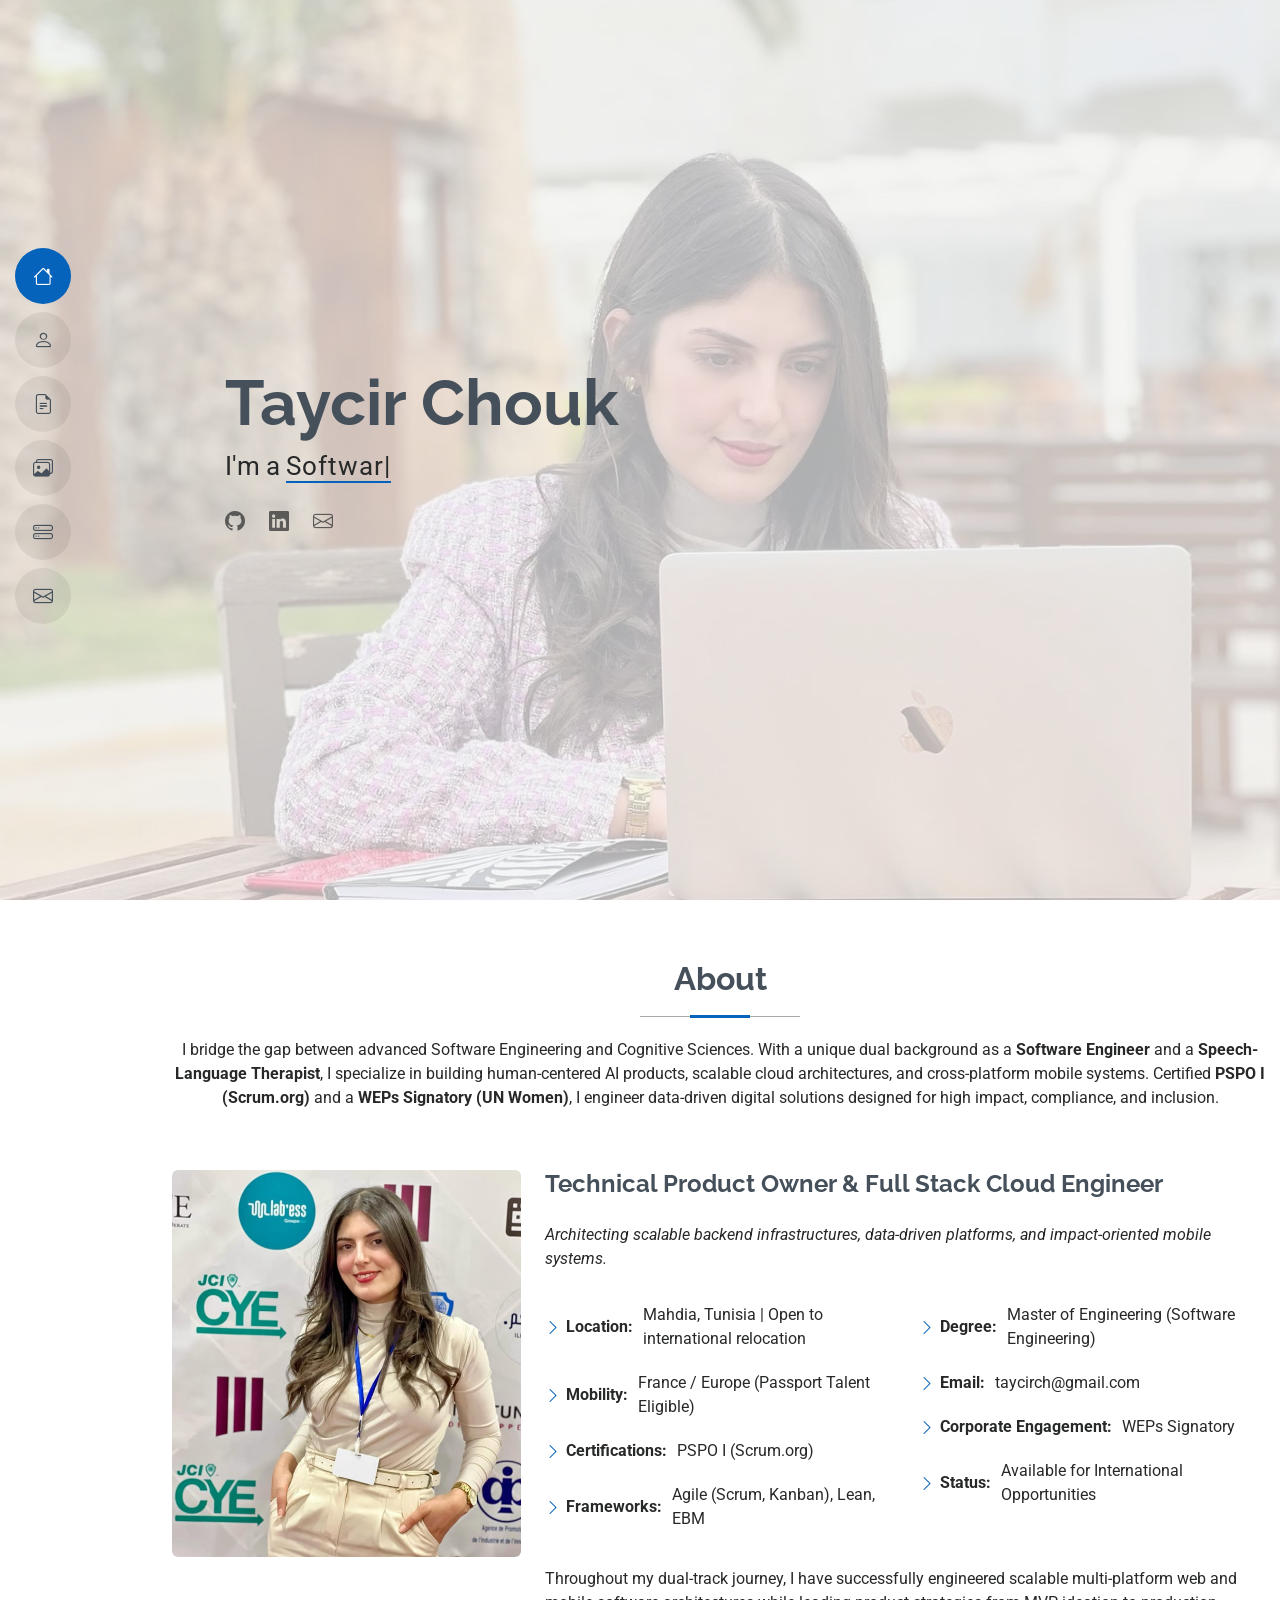
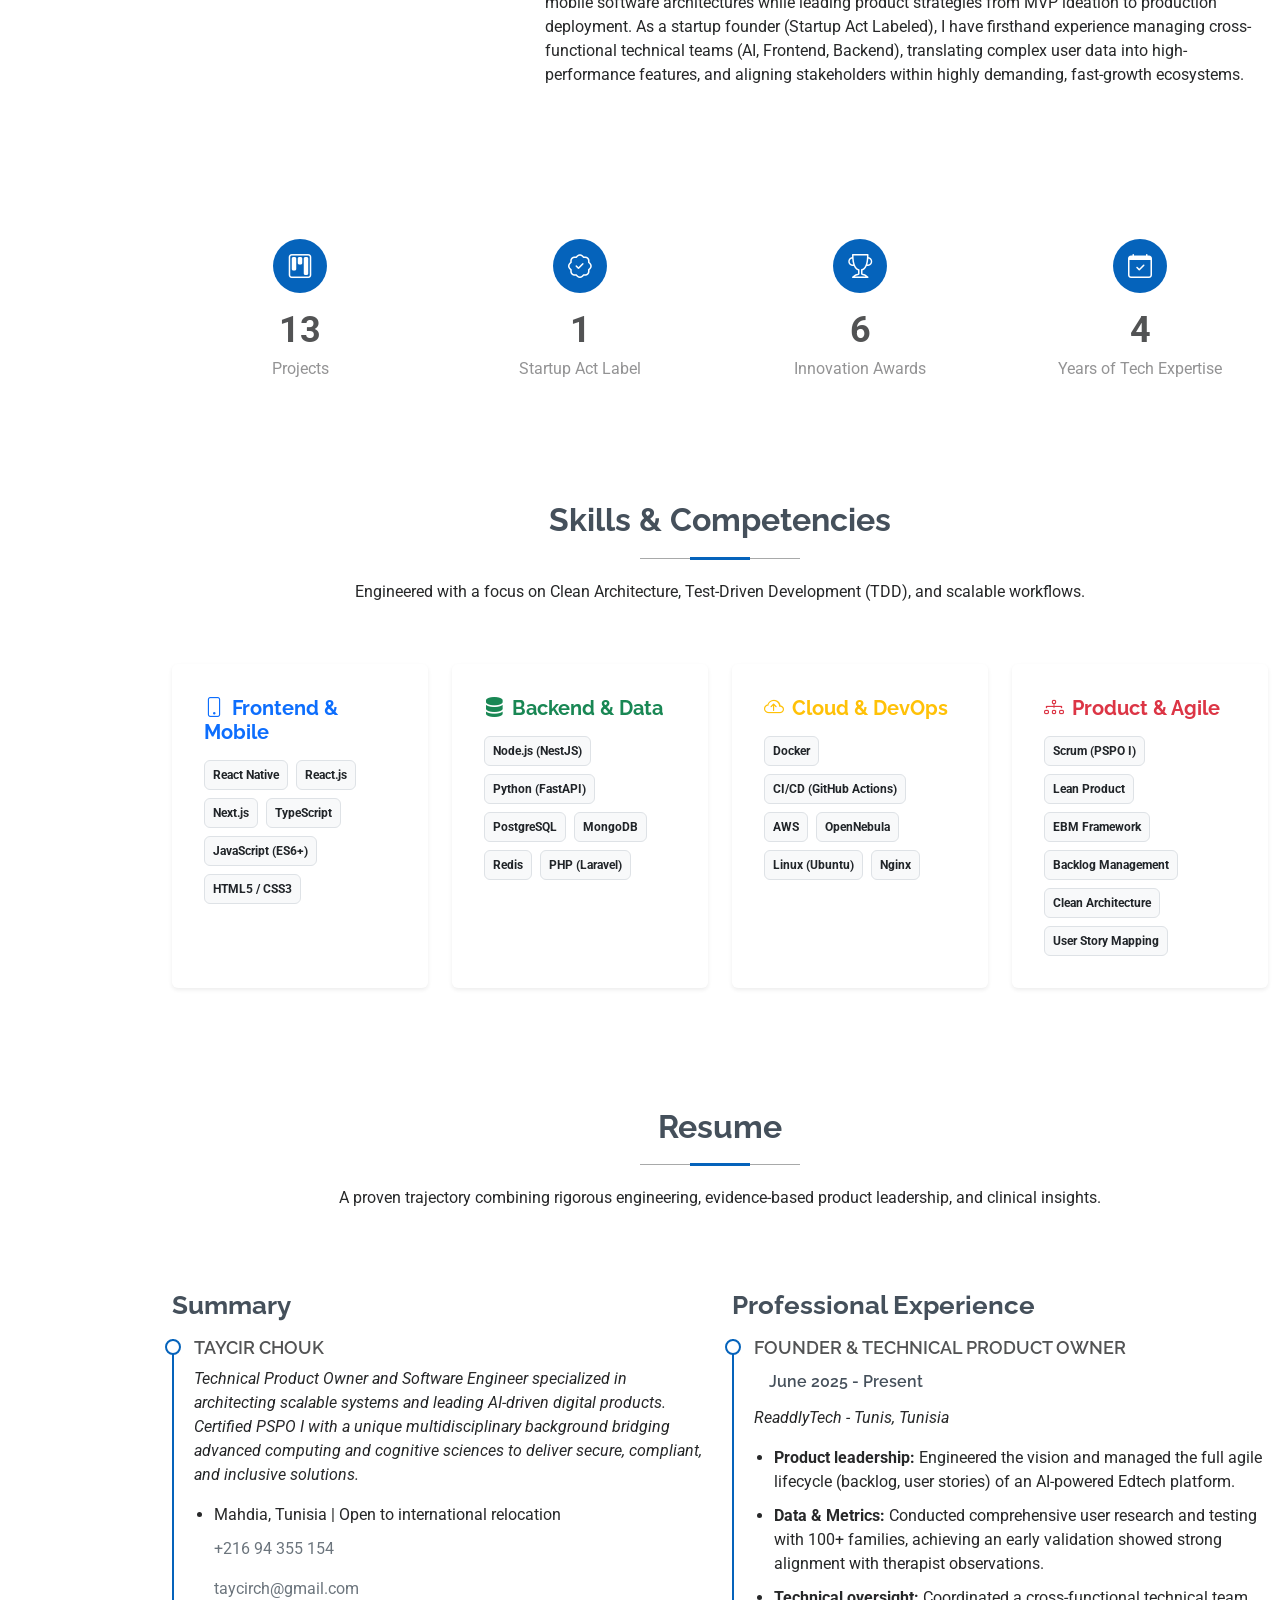
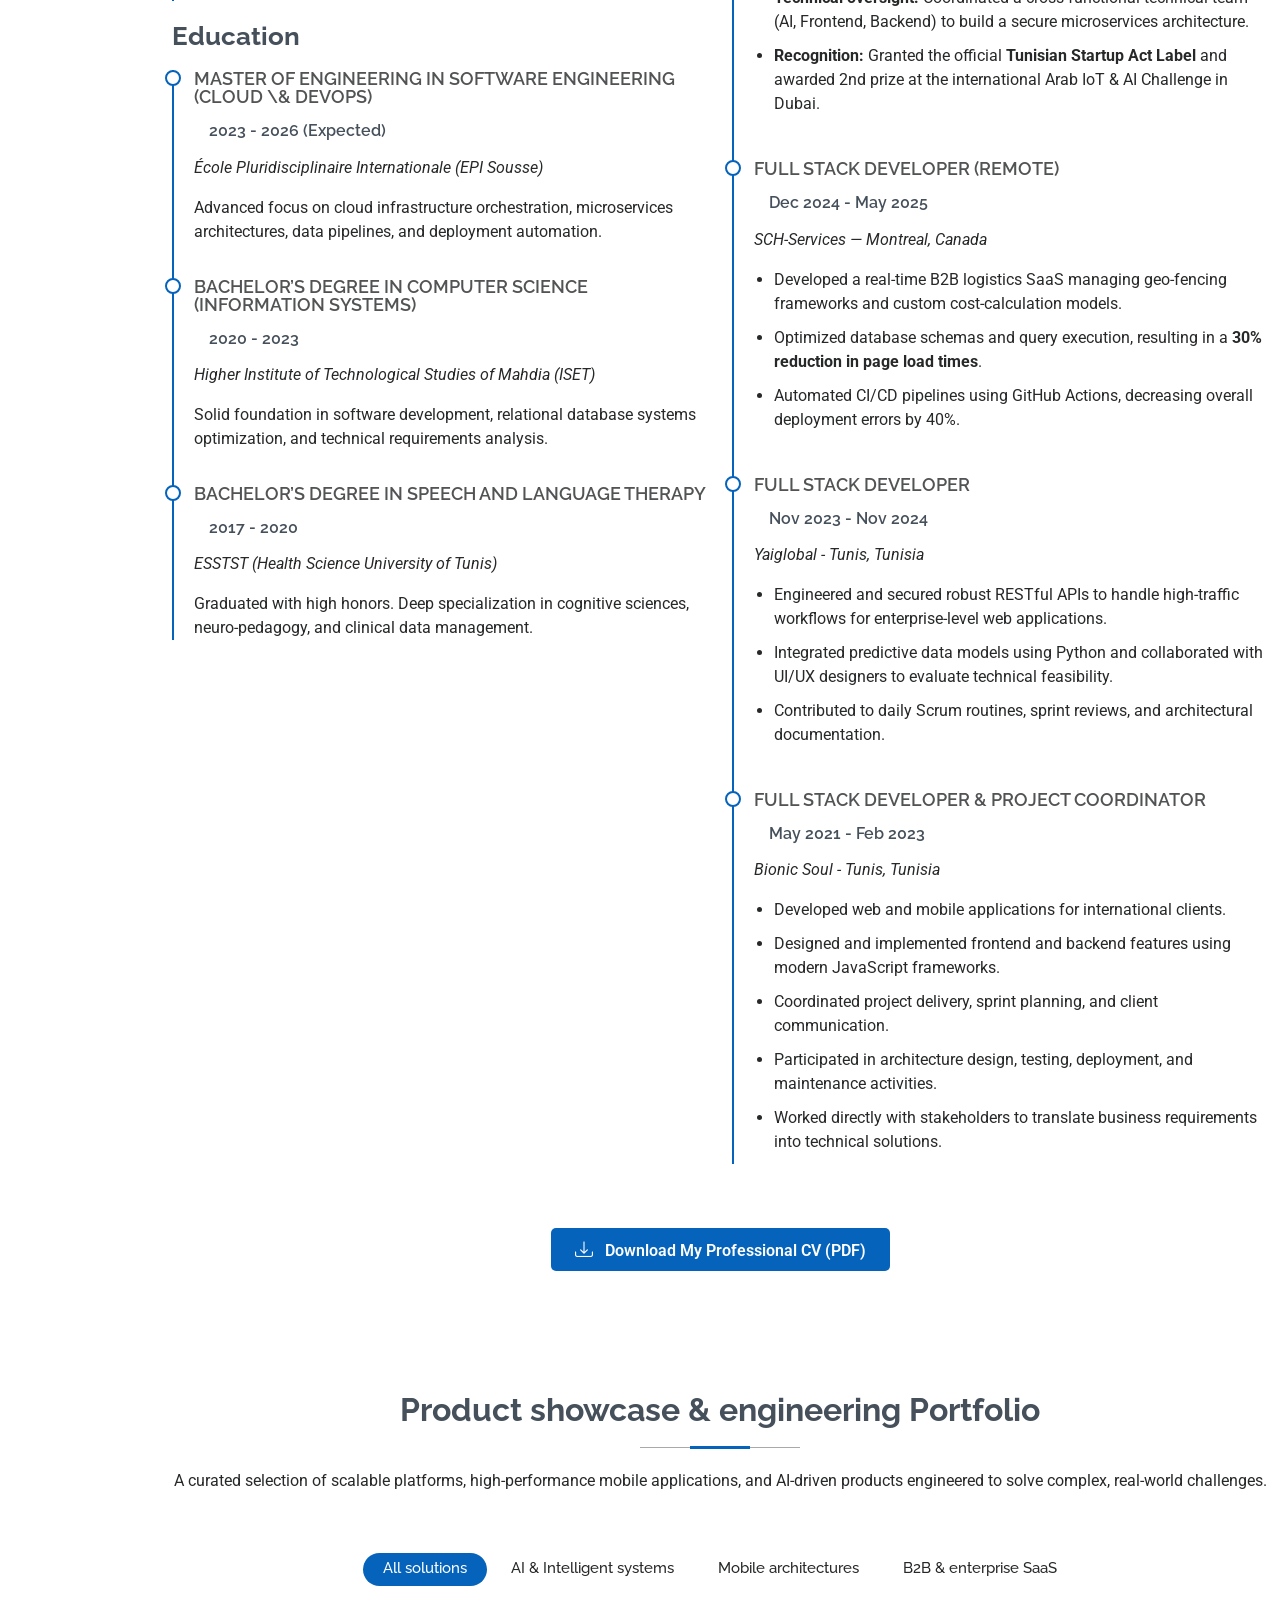
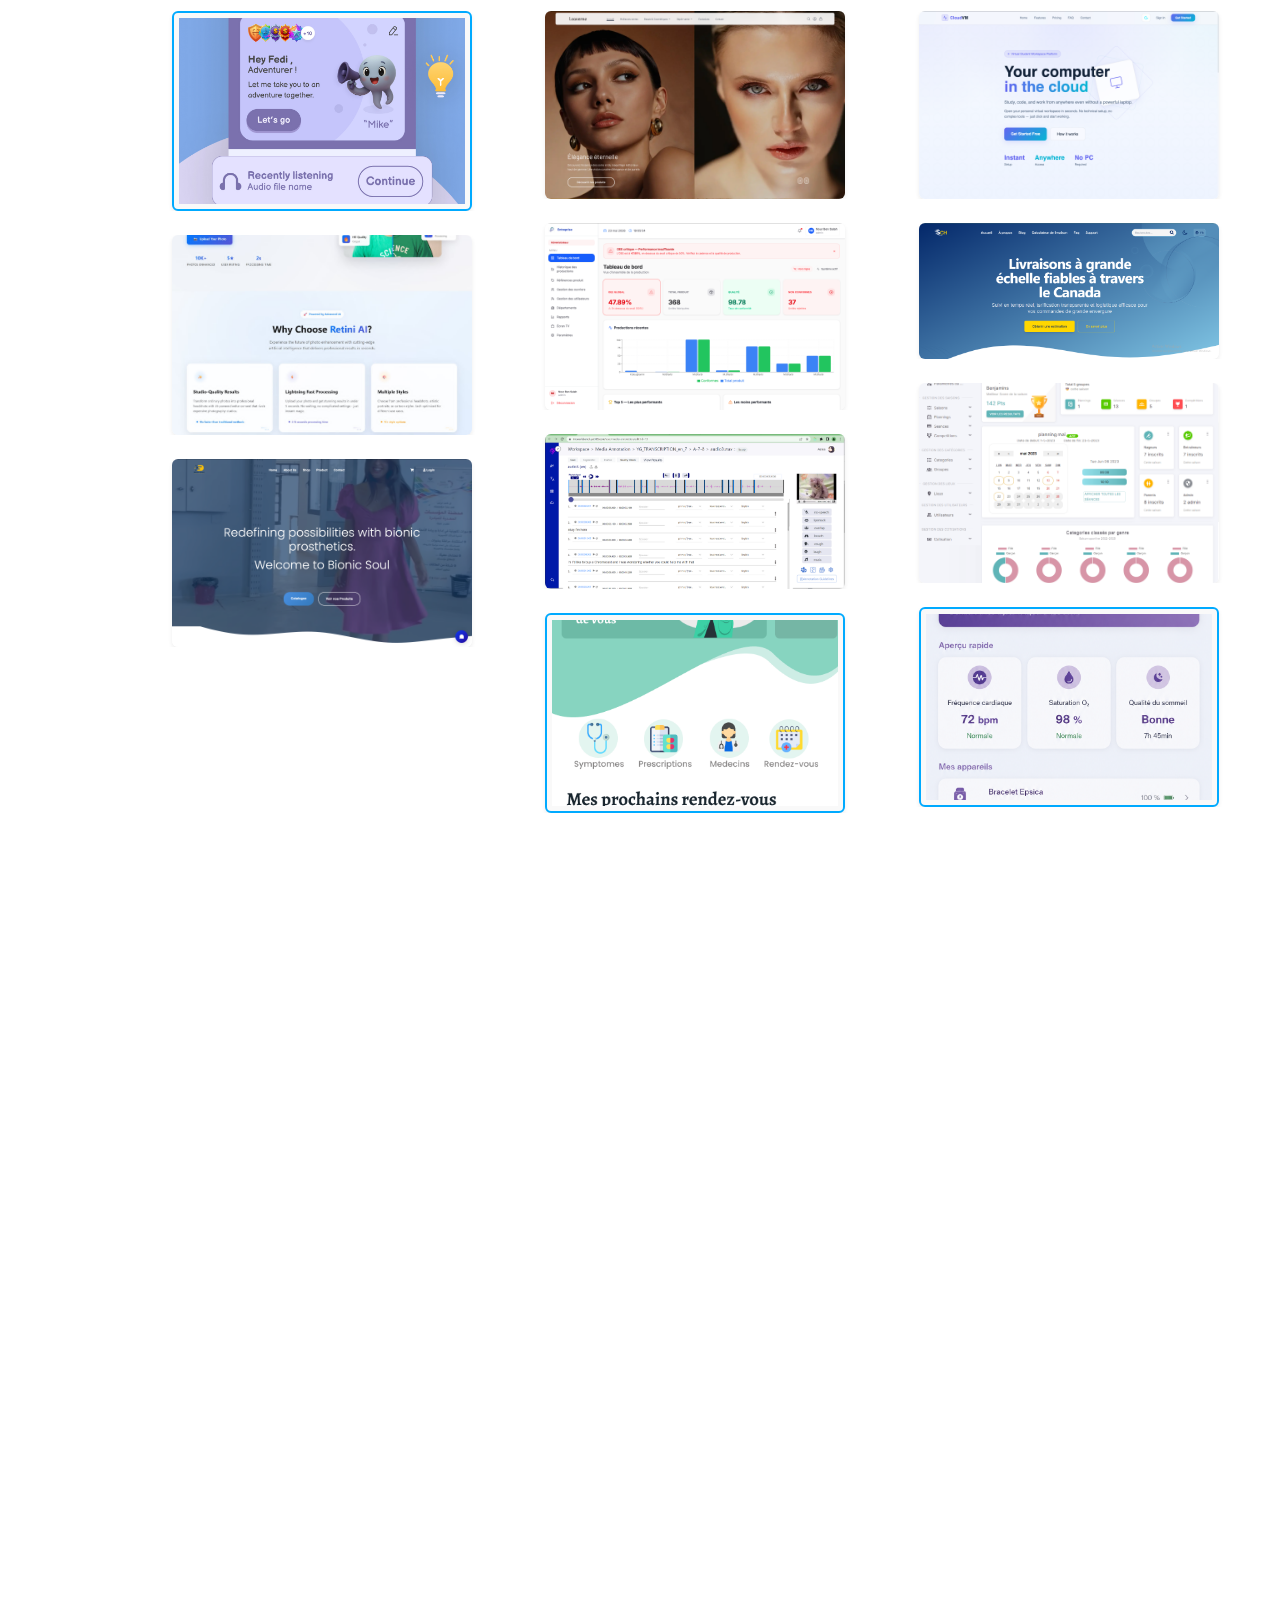
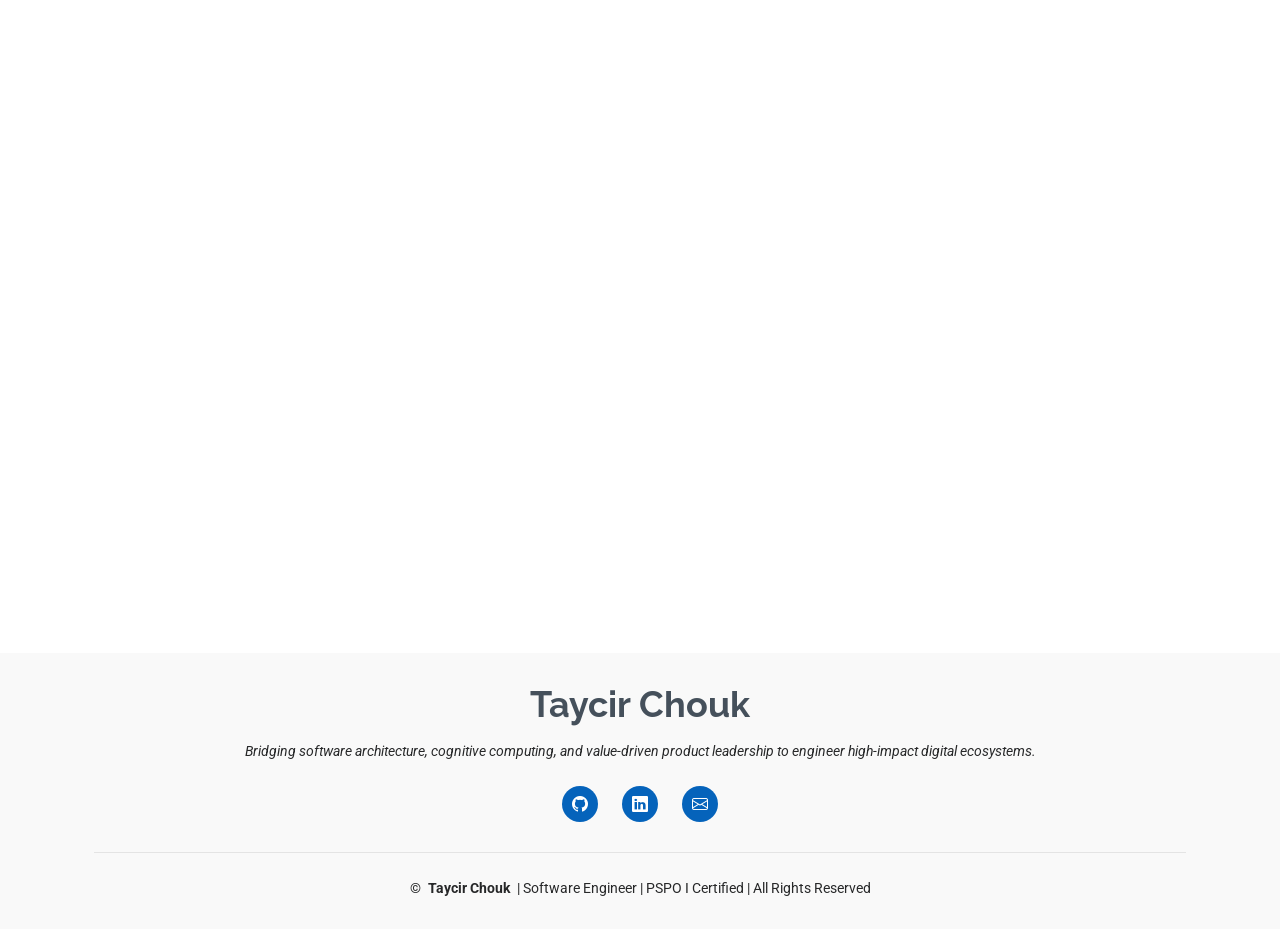
<file: index.html>
<!DOCTYPE html>
<html lang="en">
  <head>
    <meta charset="utf-8" />
    <meta content="width=device-width, initial-scale=1.0" name="viewport" />
    <title>Taycir Chouk Resume</title>
    <meta content="" name="description" />
    <meta content="" name="keywords" />

    <!-- Favicons -->
    <link href="assets/img/favicon.png" rel="icon" />
    <link href="assets/img/apple-touch-icon.png" rel="apple-touch-icon" />

    <!-- Fonts -->
    <link href="https://fonts.googleapis.com" rel="preconnect" />
    <link href="https://fonts.gstatic.com" rel="preconnect" crossorigin />
    <link
      href="https://fonts.googleapis.com/css2?family=Roboto:ital,wght@0,100;0,300;0,400;0,500;0,700;0,900;1,100;1,300;1,400;1,500;1,700;1,900&family=Poppins:ital,wght@0,100;0,200;0,300;0,400;0,500;0,600;0,700;0,800;0,900;1,100;1,200;1,300;1,400;1,500;1,600;1,700;1,800;1,900&family=Raleway:ital,wght@0,100;0,200;0,300;0,400;0,500;0,600;0,700;0,800;0,900;1,100;1,200;1,300;1,400;1,500;1,600;1,700;1,800;1,900&display=swap"
      rel="stylesheet"
    />

    <!-- Vendor CSS Files -->
    <link
      href="assets/vendor/bootstrap/css/bootstrap.min.css"
      rel="stylesheet"
    />
    <link
      href="assets/vendor/bootstrap-icons/bootstrap-icons.css"
      rel="stylesheet"
    />
    <link href="assets/vendor/aos/aos.css" rel="stylesheet" />
    <link
      href="assets/vendor/glightbox/css/glightbox.min.css"
      rel="stylesheet"
    />
    <link href="assets/vendor/swiper/swiper-bundle.min.css" rel="stylesheet" />

    <!-- Main CSS File -->
    <link href="assets/css/main.css" rel="stylesheet" />

    <!-- =======================================================
  * Template Name: favicon.png
  * Template URL: https://bootstrapmade.com/free-html-bootstrap-template-my-resume/
  * Updated: Jun 29 2024 with Bootstrap v5.3.3
  * Author: BootstrapMade.com
  * License: https://bootstrapmade.com/license/
  ======================================================== -->
  </head>

  <body class="index-page">
    <header
      id="header"
      class="header d-flex flex-column justify-content-center"
    >
      <i class="header-toggle d-xl-none bi bi-list"></i>

      <nav id="navmenu" class="navmenu">
        <ul>
          <li>
            <a href="#hero" class="active"
              ><i class="bi bi-house navicon"></i><span>Home</span></a
            >
          </li>
          <li>
            <a href="#about"
              ><i class="bi bi-person navicon"></i><span>About</span></a
            >
          </li>
          <li>
            <a href="#resume"
              ><i class="bi bi-file-earmark-text navicon"></i
              ><span>Resume</span></a
            >
          </li>
          <li>
            <a href="#portfolio"
              ><i class="bi bi-images navicon"></i><span>Portfolio</span></a
            >
          </li>
          <li>
            <a href="#services"
              ><i class="bi bi-hdd-stack navicon"></i><span>Services</span></a
            >
          </li>
          <li>
            <a href="#contact"
              ><i class="bi bi-envelope navicon"></i><span>Contact</span></a
            >
          </li>
        </ul>
      </nav>
    </header>

    <main class="main">
<!-- Hero Section -->
<section id="hero" class="hero section light-background">
  <img src="assets/img/photo-profile1.jpeg" alt="Taycir Chouk Portfolio" />

  <div class="container" data-aos="zoom-out">
    <div class="row justify-content-center">
      <div class="col-lg-9">
        <h2>Taycir Chouk</h2>
        <p>
          I'm a
          <span
            class="typed"
            data-typed-items="Software Engineer, Technical Product Owner, AI & Cloud Specialist, EdTech & HealthTech Innovator"
            >Software Engineer</span
          ><span
            class="typed-cursor typed-cursor--blink"
            aria-hidden="true"
          ></span>
        </p>
        <div class="social-links">
          <!-- Nettoyage des réseaux personnels pour un profil purement Executive/Tech -->
          <a href="https://github.com" target="_blank" title="GitHub Profile">
            <i class="bi bi-github"></i>
          </a>
          <a href="https://www.linkedin.com/in/taycir-chouk-a43996200/" target="_blank" title="LinkedIn Profile">
            <i class="bi bi-linkedin"></i>
          </a>
          <a href="mailto:taycirch@gmail.com" title="Direct Email">
            <i class="bi bi-envelope"></i>
          </a>
        </div>
      </div>
    </div>
  </div>
</section>
<!-- /Hero Section -->

<!-- About Section -->
<section id="about" class="about section">
  <!-- Section Title -->
  <div class="container section-title" data-aos="fade-up">
    <h2>About</h2>
    <p>
      I bridge the gap between advanced Software Engineering and Cognitive Sciences. With a unique dual background as a <strong>Software Engineer</strong> and a <strong>Speech-Language Therapist</strong>, I specialize in building human-centered AI products, scalable cloud architectures, and cross-platform mobile systems. Certified <strong>PSPO I (Scrum.org)</strong> and a <strong>WEPs Signatory (UN Women)</strong>, I engineer data-driven digital solutions designed for high impact, compliance, and inclusion.
    </p>
  </div>
  <!-- End Section Title -->

  <div class="container" data-aos="fade-up" data-aos-delay="100">
    <div class="row gy-4 justify-content-center">
      <div class="col-lg-4">
        <!-- Conseil : Utilise une photo très pro ici (fond neutre, style corporate) -->
        <img src="assets/img/profile-img.png" class="img-fluid rounded" alt="Taycir Chouk" />
      </div>
      <div class="col-lg-8 content">
        <h2>Technical Product Owner &amp; Full Stack Cloud Engineer</h2>
        <p class="fst-italic py-3">
          Architecting scalable backend infrastructures, data-driven platforms, and impact-oriented mobile systems.
        </p>
        <div class="row">
          <div class="col-lg-6">
            <ul>
              <li>
                <i class="bi bi-chevron-right"></i>
                <strong>Location:</strong> <span>Mahdia, Tunisia | Open to international relocation</span>
              </li>
              <li>
                <i class="bi bi-chevron-right"></i>
                <strong>Mobility:</strong> <span>France / Europe (Passport Talent Eligible)</span>
              </li>
              <li>
                <i class="bi bi-chevron-right"></i>
                <strong>Certifications:</strong> <span>PSPO I (Scrum.org)</span>
              </li>
              <li>
                <i class="bi bi-chevron-right"></i> <strong>Frameworks:</strong>
                <span>Agile (Scrum, Kanban), Lean, EBM</span>
              </li>
            </ul>
          </div>
          <div class="col-lg-6">
            <ul>
              <li>
                <i class="bi bi-chevron-right"></i>
                <strong>Degree:</strong> <span>Master of Engineering (Software Engineering)</span>
              </li>
              <li>
                <i class="bi bi-chevron-right"></i>
                <strong>Email:</strong> <span>taycirch@gmail.com</span>
              </li>
              <li>
                <i class="bi bi-chevron-right"></i>
                <strong>Corporate Engagement:</strong> <span>WEPs Signatory</span>
              </li>
              <li>
                <i class="bi bi-chevron-right"></i>
                <strong>Status:</strong> <span>Available for International Opportunities</span>
              </li>
            </ul>
          </div>
        </div>
        <p class="py-3">
          Throughout my dual-track journey, I have successfully engineered scalable multi-platform web and mobile software architectures while leading product strategies from MVP ideation to production deployment. As a startup founder (Startup Act Labeled), I have firsthand experience managing cross-functional technical teams (AI, Frontend, Backend), translating complex user data into high-performance features, and aligning stakeholders within highly demanding, fast-growth ecosystems.
        </p>
      </div>
    </div>
  </div>
</section>
<!-- /About Section -->


     <!-- Stats Section -->
<section id="stats" class="stats section">
  <div class="container" data-aos="fade-up" data-aos-delay="100">
    <div class="row gy-4">
      <div class="col-lg-3 col-md-6 d-flex flex-column align-items-center">
        <i class="bi bi-kanban"></i>
        <div class="stats-item">
          <span
            data-purecounter-start="0"
            data-purecounter-end="13"
            data-purecounter-duration="1"
            class="purecounter"
          ></span>
          <p>Projects</p>
        </div>
      </div>
      <!-- End Stats Item -->

      <div class="col-lg-3 col-md-6 d-flex flex-column align-items-center">
        <i class="bi bi-patch-check"></i>
        <div class="stats-item">
          <span
            data-purecounter-start="0"
            data-purecounter-end="1"
            data-purecounter-duration="1"
            class="purecounter"
          ></span>
          <p>Startup Act Label</p>
        </div>
      </div>
      <!-- End Stats Item -->

      <div class="col-lg-3 col-md-6 d-flex flex-column align-items-center">
        <i class="bi bi-trophy"></i>
        <div class="stats-item">
          <span
            data-purecounter-start="0"
            data-purecounter-end="6"
            data-purecounter-duration="1"
            class="purecounter"
          ></span>
          <p>Innovation Awards</p>
        </div>
      </div>
      <!-- End Stats Item -->

      <div class="col-lg-3 col-md-6 d-flex flex-column align-items-center">
        <i class="bi bi-calendar-check"></i>
        <div class="stats-item">
          <span
            data-purecounter-start="0"
            data-purecounter-end="4"
            data-purecounter-duration="1"
            class="purecounter"
          ></span>
          <p>Years of Tech Expertise</p>
        </div>
      </div>
      <!-- End Stats Item -->
    </div>
  </div>
</section>
<!-- /Stats Section -->

<!-- Skills Section -->
<section id="skills" class="skills section">
  <!-- Section Title -->
  <div class="container section-title" data-aos="fade-up">
    <h2>Skills & Competencies</h2>
    <p>
      Engineered with a focus on Clean Architecture, Test-Driven Development (TDD), and scalable workflows.
    </p>
  </div>
  <!-- End Section Title -->

  <div class="container" data-aos="fade-up" data-aos-delay="100">
    <div class="row gy-4">
      <!-- Frontend & Mobile Stack -->
      <div class="col-md-6 col-lg-3" data-aos="zoom-in" data-aos-delay="100">
        <div class="card h-100 border-0 shadow-sm p-3">
          <div class="card-body">
            <h5 class="card-title text-primary fw-bold mb-3"><i class="bi bi-phone me-2"></i>Frontend & Mobile</h5>
            <div class="d-flex flex-wrap gap-2">
              <span class="badge bg-light text-dark border p-2">React Native</span>
              <span class="badge bg-light text-dark border p-2">React.js</span>
              <span class="badge bg-light text-dark border p-2">Next.js</span>
              <span class="badge bg-light text-dark border p-2">TypeScript</span>
              <span class="badge bg-light text-dark border p-2">JavaScript (ES6+)</span>
              <span class="badge bg-light text-dark border p-2">HTML5 / CSS3</span>
            </div>
          </div>
        </div>
      </div>

      <!-- Backend & Databases -->
      <div class="col-md-6 col-lg-3" data-aos="zoom-in" data-aos-delay="200">
        <div class="card h-100 border-0 shadow-sm p-3">
          <div class="card-body">
            <h5 class="card-title text-success fw-bold mb-3"><i class="bi bi-server me-2"></i>Backend & Data</h5>
            <div class="d-flex flex-wrap gap-2">
              <span class="badge bg-light text-dark border p-2">Node.js (NestJS)</span>
              <span class="badge bg-light text-dark border p-2">Python (FastAPI)</span>
              <span class="badge bg-light text-dark border p-2">PostgreSQL</span>
              <span class="badge bg-light text-dark border p-2">MongoDB</span>
              <span class="badge bg-light text-dark border p-2">Redis</span>
              <span class="badge bg-light text-dark border p-2">PHP (Laravel)</span>
            </div>
          </div>
        </div>
      </div>

      <!-- DevOps & Cloud Infrastructure -->
      <div class="col-md-6 col-lg-3" data-aos="zoom-in" data-aos-delay="300">
        <div class="card h-100 border-0 shadow-sm p-3">
          <div class="card-body">
            <h5 class="card-title text-warning fw-bold mb-3"><i class="bi bi-cloud-arrow-up me-2"></i>Cloud & DevOps</h5>
            <div class="d-flex flex-wrap gap-2">
              <span class="badge bg-light text-dark border p-2">Docker</span>
              <span class="badge bg-light text-dark border p-2">CI/CD (GitHub Actions)</span>
              <span class="badge bg-light text-dark border p-2">AWS</span>
              <span class="badge bg-light text-dark border p-2">OpenNebula</span>
              <span class="badge bg-light text-dark border p-2">Linux (Ubuntu)</span>
              <span class="badge bg-light text-dark border p-2">Nginx</span>
            </div>
          </div>
        </div>
      </div>

      <!-- Product & Methodologies -->
      <div class="col-md-6 col-lg-3" data-aos="zoom-in" data-aos-delay="400">
        <div class="card h-100 border-0 shadow-sm p-3">
          <div class="card-body">
            <h5 class="card-title text-danger fw-bold mb-3"><i class="bi bi-diagram-3 me-2"></i>Product & Agile</h5>
            <div class="d-flex flex-wrap gap-2">
              <span class="badge bg-light text-dark border p-2">Scrum (PSPO I)</span>
              <span class="badge bg-light text-dark border p-2">Lean Product</span>
              <span class="badge bg-light text-dark border p-2">EBM Framework</span>
              <span class="badge bg-light text-dark border p-2">Backlog Management</span>
              <span class="badge bg-light text-dark border p-2">Clean Architecture</span>
              <span class="badge bg-light text-dark border p-2">User Story Mapping</span>
            </div>
          </div>
        </div>
      </div>

    </div>
  </div>
</section>
<!-- /Skills Section -->

<!-- Resume Section -->
<section id="resume" class="resume section">
  <div class="container section-title" data-aos="fade-up">
    <h2>Resume</h2>
    <p>
      A proven trajectory combining rigorous engineering, evidence-based product leadership, and clinical insights.
    </p>
  </div>

  <div class="container">
    <div class="row">
      <!-- Left Column: Summary & Education -->
      <div class="col-lg-6" data-aos="fade-up" data-aos-delay="100">
        <h3 class="resume-title">Summary</h3>
        <div class="resume-item pb-0">
          <h4>Taycir Chouk</h4>
          <p>
            <em>
              Technical Product Owner and Software Engineer specialized in architecting scalable systems and leading AI-driven digital products. Certified PSPO I with a unique multidisciplinary background bridging advanced computing and cognitive sciences to deliver secure, compliant, and inclusive solutions.
            </em>
          </p>
          <ul>
            <li>Mahdia, Tunisia | Open to international relocation</li>
            <p><a href="tel:+21694355154" style="color: #6c757d;">+216 94 355 154</a></p>
<p><a href="mailto:taycirch@gmail.com" style="color: #6c757d;">taycirch@gmail.com</a></p>

          </ul>
        </div>

        <h3 class="resume-title">Education</h3>
        <div class="resume-item">
          <h4>Master of Engineering in Software Engineering (Cloud \& DevOps)</h4>
          <h5>2023 - 2026 (Expected)</h5>
          <p><em>École Pluridisciplinaire Internationale (EPI Sousse)</em></p>
          <p>Advanced focus on cloud infrastructure orchestration, microservices architectures, data pipelines, and deployment automation.</p>
        </div>
        
        <div class="resume-item">
          <h4>Bachelor’s Degree in Computer Science (Information Systems)</h4>
          <h5>2020 - 2023</h5>
          <p><em>Higher Institute of Technological Studies of Mahdia (ISET)</em></p>
          <p>Solid foundation in software development, relational database systems optimization, and technical requirements analysis.</p>
        </div>

        <div class="resume-item">
          <h4>Bachelor’s Degree in Speech and Language Therapy</h4>
          <h5>2017 - 2020</h5>
          <p><em>ESSTST (Health Science University of Tunis)</em></p>
          <p>Graduated with high honors. Deep specialization in cognitive sciences, neuro-pedagogy, and clinical data management.</p>
        </div>
      </div>

      <!-- Right Column: Professional Experience -->
      <div class="col-lg-6" data-aos="fade-up" data-aos-delay="200">
        <h3 class="resume-title">Professional Experience</h3>
        
        <div class="resume-item">
          <h4>Founder &amp; Technical Product Owner</h4>
          <h5>June 2025 - Present</h5>
          <p><em>ReaddlyTech - Tunis, Tunisia</em></p>
          <ul>
            <li><strong>Product leadership:</strong> Engineered the vision and managed the full agile lifecycle (backlog, user stories) of an AI-powered Edtech platform.</li>
            <li><strong>Data &amp; Metrics:</strong> Conducted comprehensive user research and testing with 100+ families, achieving an early validation showed strong alignment with therapist observations.</li>
            <li><strong>Technical oversight:</strong> Coordinated a cross-functional technical team (AI, Frontend, Backend) to build a secure microservices architecture.</li>
            <li><strong>Recognition:</strong> Granted the official <strong>Tunisian Startup Act Label</strong> and awarded 2nd prize at the international Arab IoT & AI Challenge in Dubai.</li>
          </ul>
        </div>

        <div class="resume-item">
          <h4>Full Stack Developer (Remote)</h4>
          <h5>Dec 2024 - May 2025</h5>
          <p><em>SCH-Services — Montreal, Canada</em></p>
          <ul>
            <li>Developed a real-time B2B logistics SaaS managing geo-fencing frameworks and custom cost-calculation models.</li>
            <li>Optimized database schemas and query execution, resulting in a <strong>30% reduction in page load times</strong>.</li>
            <li>Automated CI/CD pipelines using GitHub Actions, decreasing overall deployment errors by 40%.</li>
          </ul>
        </div>

        <div class="resume-item">
          <h4>Full Stack Developer</h4>
          <h5>Nov 2023 - Nov 2024</h5>
          <p><em>Yaiglobal - Tunis, Tunisia</em></p>
          <ul>
            <li>Engineered and secured robust RESTful APIs to handle high-traffic workflows for enterprise-level web applications.</li>
            <li>Integrated predictive data models using Python and collaborated with UI/UX designers to evaluate technical feasibility.</li>
            <li>Contributed to daily Scrum routines, sprint reviews, and architectural documentation.</li>
          </ul>
        </div>
        <div class="resume-item">
          <h4>Full Stack Developer & Project Coordinator</h4>
          <h5>May 2021 - Feb 2023</h5>
          <p><em>Bionic Soul - Tunis, Tunisia</em></p>
          <ul>
            <li>Developed web and mobile applications for international clients.</li>
            <li>Designed and implemented frontend and backend features using modern JavaScript frameworks.</li>
            <li>Coordinated project delivery, sprint planning, and client communication.</li>
            <li>Participated in architecture design, testing, deployment, and maintenance activities.</li>
            <li>Worked directly with stakeholders to translate business requirements into technical solutions.</li>

          </ul>
        </div>
      </div>
    </div>

    <!-- CV Download Section -->
    <div class="text-center mt-5" data-aos="fade-up" data-aos-delay="300">
      <!-- Conseil : Nomme bien le fichier PDF que tu vas uploader dans assets/files/ -->
      <a
  href="assets/files/Technical_product_owner_AI_&_Digital_Product_Startup_founder.pdf"
  download
  class="btn btn-primary px-4 py-2"
>
  <i class="bi bi-download"></i> Download My Professional CV (PDF)
</a>
    </div>
  </div>
</section>
<!-- /Resume Section -->

      <!-- Portfolio Section -->
<section id="portfolio" class="portfolio section">
  <!-- Section Title -->
  <div class="container section-title" data-aos="fade-up">
    <h2>Product showcase &amp; engineering Portfolio</h2>
    <p>
      A curated selection of scalable platforms, high-performance mobile applications, and AI-driven products engineered to solve complex, real-world challenges.
    </p>
  </div>
  <!-- End Section Title -->

  <div class="container">
    <div
      class="isotope-layout"
      data-default-filter="*"
      data-layout="masonry"
      data-sort="original-order"
    >
      <ul
        class="portfolio-filters isotope-filters"
        data-aos="fade-up"
        data-aos-delay="100"
      >
        <li data-filter="*" class="filter-active">All solutions</li>
        <li data-filter=".filter-ai">AI &amp; Intelligent systems</li>
        <li data-filter=".filter-app">Mobile architectures</li>
        <li data-filter=".filter-platform">B2B &amp; enterprise SaaS</li>
      </ul>
      <!-- End Portfolio Filters -->

      <div
        class="row gy-4 isotope-container"
        data-aos="fade-up"
        data-aos-delay="200"
      >
        
        <!-- 1. Readdly Platform (AI & Mobile) -->
        <div class="col-lg-4 col-md-6 portfolio-item isotope-item filter-app filter-ai">
          <img
            src="assets/img/portfolio/readdly/Our guide will help your child step by step.jpg"
            class="img-fluid rounded shadow-sm"
            alt="ReaddlyTech Platform"
          />
          <div class="portfolio-info">
            <h4>ReaddlyTech — AI EdTech Platform</h4>
            <p>
              An adaptive mobile ecosystem for neurodivergent learners leveraging NLP models and real-time Speech-to-Text syntax analysis.
            </p>
            <div class="project-tags my-2">
              <span class="badge bg-dark text-white">React Native</span>
              <span class="badge bg-dark text-white">NestJS</span>
              <span class="badge bg-dark text-white">NLP / STT</span>
            </div>
            <p class="small text-muted mb-0"><i class="bi bi-graph-up me-1"></i> <strong>Impact:</strong> Tested with 100+ families. 92% clinical assessment correlation.</p>
            <a
              href="assets/img/portfolio/readdly/Our guide will help your child step by step.jpg"
              title="Readdly Platform Overview"
              data-gallery="portfolio-gallery-app"
              class="glightbox preview-link"
              ><i class="bi bi-zoom-in"></i
            ></a>
            <a
              href="portfolio-details-readdly.html"
              title="Read Case Study"
              class="details-link"
              ><i class="bi bi-arrow-right-short"></i
            ></a>
          </div>
        </div>
        <!-- End Portfolio Item -->

        <!-- 2. L-Caverne Ecosystem (B2B & Enterprise SaaS) -->
        <div class="col-lg-4 col-md-6 portfolio-item isotope-item filter-platform">
          <img
            src="assets/img/portfolio/l-caverne.png"
            class="img-fluid rounded shadow-sm"
            alt="L-Caverne E-commerce Platform"
          />
          <div class="portfolio-info">
            <h4>L-Caverne — E-Commerce &amp; Back-Office CRM</h4>
            <p>
              A full-stack e-commerce architecture paired with a customized administrative CRM dashboard for real-time inventory management, logistics tracking, and secure checkout.
            </p>
            <div class="project-tags my-2">
              <span class="badge bg-dark text-white">Next.js</span>
              <span class="badge bg-dark text-white">NestJS</span>
              <span class="badge bg-dark text-white">MongoDB / Stripe</span>
            </div>
            <p class="small text-muted mb-0"><i class="bi bi-shield-check me-1"></i> <strong>Scope:</strong> Features advanced SEO indexing, custom product configurations, and unified sales data streams.</p>
            <a
              href="assets/img/portfolio/l-caverne.png"
              title="L-Caverne Admin Panel"
              data-gallery="portfolio-gallery-website"
              class="glightbox preview-link"
              ><i class="bi bi-zoom-in"></i
            ></a>
            <a
              href="https://l-caverne.com"
              target="_blank"
              title="Launch Live Platform"
              class="details-link"
              ><i class="bi bi-arrow-right-short"></i
            ></a>
          </div>
        </div>
        <!-- End Portfolio Item -->

        <!-- 3. Virtual Lab (Cloud & DevOps Infrastructure) -->
        <div class="col-lg-4 col-md-6 portfolio-item isotope-item filter-platform">
          <img
            src="assets/img/portfolio/virtual-lab-cloud-Iaas-platform/home-page.png"
            class="img-fluid rounded shadow-sm"
            alt="Virtual Lab Cloud IaaS Platform"
          />
          <div class="portfolio-info">
            <h4>Virtual Lab — Self-Service IaaS Cloud</h4>
            <p>
              A low-cost, automated Infrastructure-as-a-Service (IaaS) cloud platform architected to provision and isolate virtual environments on demand.
            </p>
            <div class="project-tags my-2">
              <span class="badge bg-dark text-white">OpenNebula</span>
              <span class="badge bg-dark text-white">KVM Hypervisor</span>
              <span class="badge bg-dark text-white">Python / XML-RPC</span>
            </div>
            <p class="small text-muted mb-0"><i class="bi bi-cpu me-1"></i> <strong>Graduation Project:</strong> Automated VM orchestration and software-defined networking using PfSense secure firewalls.</p>
            <a
              href="assets/img/portfolio/virtual-lab-cloud-Iaas-platform/home-page.png"
              title="Virtual Lab Architecture Overview"
              data-gallery="portfolio-gallery-platform"
              class="glightbox preview-link"
              ><i class="bi bi-zoom-in"></i
            ></a>
            <a
              href="portfolio-details-virtual-lab.html"
              title="Read Case Study"
              class="details-link"
              ><i class="bi bi-arrow-right-short"></i
            ></a>
          </div>
        </div>
        <!-- End Portfolio Item -->

                 <!-- 4. Smart Factory IoT (AI & Intelligent Systems) -->
        <div class="col-lg-4 col-md-6 portfolio-item isotope-item filter-ai filter-platform">
          <img
            src="assets/img/portfolio/smart-production/Tableau de bord.png"
            class="img-fluid rounded shadow-sm"
            alt="Smart Factory IoT Platform"
          />
          <div class="portfolio-info">
            <h4>Smart Factory — Industrial IoT & Vision</h4>
            <p>
              An intelligent monitoring engine deployed in textile manufacturing for automated defect detection on denim production lines using computer vision models.
            </p>
            <div class="project-tags my-2">
              <span class="badge bg-dark text-white">FastAPI</span>
              <span class="badge bg-dark text-white">TensorFlow / PyTorch</span>
              <span class="badge bg-dark text-white">Computer Vision</span>
            </div>
            <p class="small text-muted mb-0"><i class="bi bi-activity me-1"></i> <strong>KPI Tracking:</strong> Integrated operational monitoring dashboards calculating real-time Overall Equipment Effectiveness (OEE).</p>
            <a
              href="assets/img/portfolio/smart-production/Tableau de bord.png"
              title="Defect Detection Dashboard"
              data-gallery="portfolio-gallery-platform"
              class="glightbox preview-link"
              ><i class="bi bi-zoom-in"></i
            ></a>
            <a
              href="portfolio-details-smart-production.html"
              title="Project Details"
              class="details-link"
              ><i class="bi bi-arrow-right-short"></i
            ></a>
          </div>
        </div>
        <!-- End Portfolio Item -->

        <!-- 5. SCH Services (B2B & Enterprise SaaS) -->
        <div class="col-lg-4 col-md-6 portfolio-item isotope-item filter-platform">
          <img
            src="assets/img/portfolio/sch-services.png"
            class="img-fluid rounded shadow-sm"
            alt="SCH Services Logistics SaaS"
          />
          <div class="portfolio-info">
            <h4>SCH Services — International Logistics SaaS</h4>
            <p>
              A high-availability B2B logistics platform featuring automated geofencing frameworks, real-time pricing grids, and live delivery tracking pipelines.
            </p>
            <div class="project-tags my-2">
              <span class="badge bg-dark text-white">React / Node.js</span>
              <span class="badge bg-dark text-white">PostgreSQL</span>
              <span class="badge bg-dark text-white">GitHub Actions</span>
            </div>
            <p class="small text-muted mb-0"><i class="bi bi-speedometer2 me-1"></i> <strong>Performance:</strong> Reduced page load times by 30% and decreased deployment errors by 40% via robust CI/CD.</p>
            <a
              href="assets/img/portfolio/sch-services.png"
              title="Logistics Dashboard"
              data-gallery="portfolio-gallery-platform"
              class="glightbox preview-link"
              ><i class="bi bi-zoom-in"></i
            ></a>
            <a
              href="portfolio-details-sch-services.html"
              title="Project Details"
              class="details-link"
              ><i class="bi bi-arrow-right-short"></i
            ></a>
          </div>
        </div>
        <!-- End Portfolio Item -->



        <!-- 6. Retini AI Engine (SaaS Platform) -->
        <div class="col-lg-4 col-md-6 portfolio-item isotope-item filter-platform filter-ai">
          <img
            src="assets/img/portfolio/retini/retini.jpeg"
            class="img-fluid rounded shadow-sm"
            alt="Retini AI SaaS"
          />
          <div class="portfolio-info">
            <h4>Retini — Asynchronous AI SaaS</h4>
            <p>
              A high-concurrency image processing engine running scalable pipeline queues to execute computer vision models smoothly without freezing the UI.
            </p>
            <div class="project-tags my-2">
              <span class="badge bg-dark text-white">FastAPI</span>
              <span class="badge bg-dark text-white">Redis / BullMQ</span>
              <span class="badge bg-dark text-white">Docker</span>
            </div>
            <p class="small text-muted mb-0"><i class="bi bi-cpu me-1"></i> <strong>Architecture:</strong> Fully containerized deployment with robust error handling workflows.</p>
            <a
              href="assets/img/portfolio/retini/retini.jpeg"
              title="Retini Architecture"
              data-gallery="portfolio-gallery-app"
              class="glightbox preview-link"
              ><i class="bi bi-zoom-in"></i
            ></a>
            <a
              href="portfolio-details-retini.html"
              title="Project Details"
              class="details-link"
              ><i class="bi bi-arrow-right-short"></i
            ></a>
          </div>
        </div>
        <!-- End Portfolio Item -->
        
        <!-- 7. Aquadot Ecosystem (Enterprise Platform) -->
        <div class="col-lg-4 col-md-6 portfolio-item isotope-item filter-platform">
          <img
            src="assets/img/portfolio/aquadot-dashboard-nageur.png"
            class="img-fluid rounded shadow-sm"
            alt="Aquadot Web Platform"
          />
          <div class="portfolio-info">
            <h4>Aquadot — Sports Management SaaS</h4>
            <p>
              A multi-tenant management ecosystem for sports organizations featuring predictive data analytics modules for athletic tracking and automated club administration workflows.
            </p>
            <div class="project-tags my-2">
              <span class="badge bg-dark text-white">Next.js</span>
              <span class="badge bg-dark text-white">Symfony</span>
              <span class="badge bg-dark text-white">API Platform</span>
            </div>
            <p class="small text-muted mb-0"><i class="bi bi-gear-wide-connected me-1"></i> <strong>Architecture:</strong> Engineered role-based dashboards (Admin, Coach, Athlete, Parent) with full REST API coverage.</p>
            <a
              href="assets/img/portfolio/aquadot-dashboard-nageur.png"
              title="Aquadot Analytics Dashboard"
              data-gallery="portfolio-gallery-platform"
              class="glightbox preview-link"
              ><i class="bi bi-zoom-in"></i
            ></a>
            <a
              href="portfolio-details-aquadot.html"
              title="Read Case Study"
              class="details-link"
              ><i class="bi bi-arrow-right-short"></i
            ></a>
          </div>
        </div>
        <!-- End Portfolio Item -->

        <!-- 8. AI Annotation Platform (AI & Intelligent Systems) -->
        <div class="col-lg-4 col-md-6 portfolio-item isotope-item filter-ai filter-platform">
          <img
            src="assets/img/portfolio/workbench/annotation.png"
            class="img-fluid rounded shadow-sm"
            alt="AI Annotation Platform"
          />
          <div class="portfolio-info">
            <h4>AI-Powered Data Workbench</h4>
            <p>
              An enterprise-grade orchestration platform engineered for multimodal data annotation (Text, Video, Audio) deployed to accelerate machine learning and call center workflows.
            </p>
            <div class="project-tags my-2">
              <span class="badge bg-dark text-white">Python</span>
              <span class="badge bg-dark text-white">React.js</span>
              <span class="badge bg-dark text-white">AI Automation</span>
            </div>
            <p class="small text-muted mb-0"><i class="bi bi-cpu me-1"></i> <strong>Use Case:</strong> Translated operations feedback into secure datasets pipelines for enterprise NLP training.</p>
            <a
              href="assets/img/portfolio/workbench/annotation.png"
              title="Multimodal Annotation Workbench"
              data-gallery="portfolio-gallery-platform"
              class="glightbox preview-link"
              ><i class="bi bi-zoom-in"></i
            ></a>
            <a
              href="portfolio-details-annotation.html"
              title="Read Case Study"
              class="details-link"
              ><i class="bi bi-arrow-right-short"></i
            ></a>
          </div>
        </div>
        <!-- End Portfolio Item -->

        <!-- 9. Bionic Soul (AI & Intelligent Systems) -->
        <div class="col-lg-4 col-md-6 portfolio-item isotope-item filter-ai filter-platform">
          <img
            src="assets/img/portfolio/bionicsoul-dashboard.png"
            class="img-fluid rounded shadow-sm"
            alt="Bionic Soul Portal"
          />
          <div class="portfolio-info">
            <h4>Bionic Soul — MedTech Hub</h4>
            <p>
              An interactive cloud portal for bionic prosthetics innovations, integrating progressive static rendering and web-based asset optimization frameworks.
            </p>
            <div class="project-tags my-2">
              <span class="badge bg-dark text-white">Next.js</span>
              <span class="badge bg-dark text-white">Docker</span>
              <span class="badge bg-dark text-white">CI/CD Automation</span>
            </div>
            <p class="small text-muted mb-0"><i class="bi bi-shield-check me-1"></i> <strong>SLA:</strong> Configured automated deployment infrastructure pipelines.</p>
            <a
              href="assets/img/portfolio/bionicsoul-dashboard.png"
              title="Bionic Soul System Interface"
              data-gallery="portfolio-gallery-website"
              class="glightbox preview-link"
              ><i class="bi bi-zoom-in"></i
            ></a>
            <a
              href="https://www.bionicsoul.net/"
              target="_blank"
              title="Launch Live Portal"
              class="details-link"
              ><i class="bi bi-arrow-right-short"></i
            ></a>
          </div>
        </div>
        <!-- End Portfolio Item -->
       
        <!-- 10. Epsica Smart Health (AI & IoT) -->
        <div class="col-lg-4 col-md-6 portfolio-item isotope-item filter-app filter-ai">
          <img
            src="assets/img/portfolio/epsica/epsica-dashboard.png"
            class="img-fluid rounded shadow-sm"
            alt="Epsica Smart Health Solution"
          />
          <div class="portfolio-info">
            <h4>Epsica — Mobile Health AI</h4>
            <p>
              A wearable connected mobile solution designed for early neuro-developmental risk monitoring and real-time medical alerting.
            </p>
            <div class="project-tags my-2">
              <span class="badge bg-dark text-white">Mobile Dev</span>
              <span class="badge bg-dark text-white">IoT Integration</span>
              <span class="badge bg-dark text-white">Predictive Analytics</span>
            </div>
            <p class="small text-muted mb-0"><i class="bi bi-award me-1"></i> <strong>Award:</strong> Secured the 2nd National Innovation Prize for HealthTech.</p>
            <a
              href="assets/img/portfolio/epsica/epsica-dashboard.png"
              title="Epsica Ecosystem"
              data-gallery="portfolio-gallery-app"
              class="glightbox preview-link"
              ><i class="bi bi-zoom-in"></i
            ></a>
            <a
              href="portfolio-details-epsica.html"
              title="Project Details"
              class="details-link"
              ><i class="bi bi-arrow-right-short"></i
            ></a>
          </div>
        </div>
        <!-- End Portfolio Item -->

        <!-- 11. Docline (Mobile Architectures) -->
        <div class="col-lg-4 col-md-6 portfolio-item isotope-item filter-app">
          <img
            src="assets/img/portfolio/docline.png"
            class="img-fluid rounded shadow-sm"
            alt="Docline Mobile Application"
          />
          <div class="portfolio-info">
            <h4>Docline — HealthTech Mobile App</h4>
            <p>
              A cross-platform mobile scheduling application featuring decentralized calendar syncing local encryption layers, and push notification triggers.
            </p>
            <div class="project-tags my-2">
              <span class="badge bg-dark text-white">React Native</span>
              <span class="badge bg-dark text-white">Node.js</span>
              <span class="badge bg-dark text-white">Mobile UX</span>
            </div>
            <p class="small text-muted mb-0"><i class="bi bi-calendar-event me-1"></i> <strong>Focus:</strong> Built secure local storage layers for patient privacy compliance and fluid appointment workflows.</p>
            <a
              href="assets/img/portfolio/docline.png"
              title="Docline User Interface"
              data-gallery="portfolio-gallery-app"
              class="glightbox preview-link"
              ><i class="bi bi-zoom-in"></i
            ></a>
            <a
              href="portfolio-details-docline.html"
              title="Read Case Study"
              class="details-link"
              ><i class="bi bi-arrow-right-short"></i
            ></a>
          </div>
        </div>
        <!-- End Portfolio Item -->

      </div>
      <!-- End Isotope Container -->
    </div>
  </div>
</section>
<!-- /Portfolio Section -->


      <!-- Services Section -->
  <section id="services" class="services section">
    <!-- Section Title -->
    <div class="container section-title" data-aos="fade-up">
      <h2>Expertise & Services</h2>
      <p>
        Delivering end-to-end technical leadership, architectural rigor, and data-driven product strategies to build high-impact digital solutions.
      </p>
    </div>
    <!-- End Section Title -->

    <div class="container">
      <div class="row gy-4">
        
        <!-- Technical Product Ownership & Strategy -->
        <div class="col-lg-4 col-md-6" data-aos="fade-up" data-aos-delay="100">
          <div class="service-item item-cyan position-relative">
            <div class="icon">
              <svg width="100" height="100" viewBox="0 0 600 600" xmlns="http://www.w3.org/2000/svg">
                <path stroke="none" stroke-width="0" fill="#f5f5f5" d="M300,521.0016835830174C376.1290562159157,517.8887921683347,393.3084407450967,435.3182108569556,413.4153441584456,385.7363401032828C436.70517431662983,328.2915444536124,475.9034153319257,290.29598775260004,474.1356083052951,227.45992844891464C472.17681211558804,157.4801739116814,411.942133317126,126.3191240798545,354.7431405059051,111.17610381713217C298.3836975252874,96.2845163303651,235.41827458112255,108.47446250356591,195.08011487813183,148.91434117568725C154.83023531324346,189.3014220722408,153.4533433883168,252.3444414309778,175.90861937948285,308.52187531930474C195.92237403284313,358.5594165418152,208.42217522303932,410.6554238472325,245.44208404381387,445.4666965696233C287.4617937306718,484.96547161348574,300,521.0016835830174,300,521.0016835830174"></path>
              </svg>
              <i class="bi bi-diagram-3"></i>
            </div>
            <a href="#resume" class="stretched-link">
              <h3>Technical Product Leadership</h3>
            </a>
            <p>
              Translating complex business requirements and user data into prioritized, value-driven product backlogs. Certified <strong>PSPO I</strong> proficient in Agile frameworks, user story mapping, MVP scoping, and Evidence-Based Management (EBM) metrics to maximize cross-functional engineering ROI.
            </p>
          </div>
        </div>
        <!-- End Service Item -->

        <!-- Full-Stack & Mobile Software Engineering -->
        <div class="col-lg-4 col-md-6" data-aos="fade-up" data-aos-delay="200">
          <div class="service-item item-orange position-relative">
            <div class="icon">
              <svg width="100" height="100" viewBox="0 0 600 600" xmlns="http://www.w3.org/2000/svg">
                <path stroke="none" stroke-width="0" fill="#f5f5f5" d="M300,582.0697525312426C382.5290701553225,586.8405444964366,449.9789794690241,525.3245884688669,502.5850820975895,461.55621195738473C556.606425686781,396.0723002908107,615.8543463187945,314.28637112970534,586.6730223649479,234.56875333649918C558.0468347032571,156.58128912967924,476.55164410534015,103.30953787446695,397.0513016698942,81.61111433308628C303.41065451259426,56.15423538854782,215.23348940158164,117.45795443327742,152.0425028509313,182.37805848834703C88.11977937175224,248.04242546561972,85.77109939497425,350.1982717789185,147.39177518055047,415.4052965875955C208.48111745815344,480.09359137138965,218.47455077752454,577.3486149036773,300,582.0697525312426"></path>
              </svg>
              <i class="bi bi-phone"></i>
            </div>
            <a href="#portfolio" class="stretched-link">
              <h3>Full-Stack &amp; Mobile Architectures</h3>
            </a>
            <p>
              Architecting secure, responsive, and cross-platform mobile apps (React Native, Android SDK) and scalable web platforms. Specialized in robust backend microservices engineering (NestJS, FastAPI) with high-availability database modeling and automated CI/CD deployment pipelines.
            </p>
          </div>
        </div>
        <!-- End Service Item -->

        <!-- AI Integration & Cognitive Computing -->
        <div class="col-lg-4 col-md-6" data-aos="fade-up" data-aos-delay="300">
          <div class="service-item item-teal position-relative">
            <div class="icon">
              <svg width="100" height="100" viewBox="0 0 600 600" xmlns="http://www.w3.org/2000/svg">
                <path stroke="none" stroke-width="0" fill="#f5f5f5" d="M300,541.5067337569781C382.14930387511276,545.0595476570109,479.8736041581882,567.5428632489178,532.6530055106443,503.3211554059093C584.8304947131046,439.8157442343774,524.0668362507428,349.63373432541665,510.84355442431043,268.8044848285893C498.3747804870591,191.98642153230892,551.4885075432108,110.1983552943774,496.5414561089178,54.832945191556284C438.44144657227545,-3.4831331071166285,337.9228114401843-1.252043137403411,256.1704531422834,39.5441490771211C171.72030056964853,81.80916570944431,158.60414697831165,188.3884300715535,160.71003344154483,282.83144570625907C162.50873801200118,363.312988444642,125.35827725916961,444.6551077524744,171.26084227926665,511.02111542502143C215.5302310646692,575.1150105383514,300,541.5067337569781,300,541.5067337569781"></path>
              </svg>
              <i class="bi bi-cpu"></i>
            </div>
            <a href="#portfolio" class="stretched-link">
              <h3>AI &amp; Cognitive System Integrations</h3>
            </a>
            <p>
              Leveraging a strong background in Cognitive Sciences and Speech-Language Therapy to design advanced AI solutions. Expert in embedding Natural Language Processing (NLP), asynchronous text-to-speech pipelines, and predictive computer vision metrics (OEE monitoring) into complex business workflows.
            </p>
          </div>
        </div>
        <!-- End Service Item -->

      </div>
    </div>
  </section>
  <!-- End Services Section -->


      <!-- Contact Section -->
<section id="contact" class="contact section">
  <!-- Section Title -->
  <div class="container section-title" data-aos="fade-up">
    <h2>Get in Touch</h2>
    <p>
      Available for international technical roles, product ownership opportunities, and mission-driven collaborations.
    </p>
  </div>
  <!-- End Section Title -->

  <div class="container" data-aos="fade" data-aos-delay="100">
    <div class="row gy-4">
      <div class="col-lg-4">
        <div
          class="info-item d-flex"
          data-aos="fade-up"
          data-aos-delay="200"
        >
          <i class="bi bi-geo-alt flex-shrink-0"></i>
          <div>
            <h3>Location & mobility</h3>
            <p>Mahdia, Tunisia (Full Mobility to France / Europe)</p>
          </div>
        </div>
        <!-- End Info Item -->

        <div
          class="info-item d-flex"
          data-aos="fade-up"
          data-aos-delay="300"
        >
          <i class="bi bi-telephone flex-shrink-0"></i>
          <div>
            <h3>Phone / WhatsApp</h3>
            <p><a href="tel:+21694355154" class="text-secondary">+216 94 355 154</a></p>
          </div>
        </div>
        <!-- End Info Item -->

        <div
          class="info-item d-flex"
          data-aos="fade-up"
          data-aos-delay="400"
        >
          <i class="bi bi-envelope flex-shrink-0"></i>
          <div>
            <h3>Professional Email</h3>
            <p><a href="mailto:taycirch@gmail.com" class="text-secondary">taycirch@gmail.com</a></p>
          </div>
        </div>
        <!-- End Info Item -->
      </div>

      <div class="col-lg-8">
        <form
          action="https://formspree.io/f/mannvrzy"
          method="POST"
          class="php-email-form"
          data-aos="fade-up"
          data-aos-delay="200"
        >
          <div class="row gy-4">
            <div class="col-md-6">
              <input
                type="text"
                name="name"
                class="form-control"
                placeholder="Your Name"
                required=""
              />
            </div>

            <div class="col-md-6">
              <input
                type="email"
                class="form-control"
                name="email"
                placeholder="Your Email"
                required=""
              />
            </div>

            <div class="col-md-12">
              <input
                type="text"
                class="form-control"
                name="subject"
                placeholder="Subject"
                required=""
              />
            </div>

            <div class="col-md-12">
              <textarea
                class="form-control"
                name="message"
                rows="6"
                placeholder="Message"
                required=""
              ></textarea>
            </div>

            <div class="col-md-12 text-center">
              <div class="loading">Loading</div>
              <div class="error-message"></div>
              <div class="sent-message">
                Your message has been successfully routed. Thank you!
              </div>

              <button type="submit">Send Message</button>
            </div>
          </div>
        </form>
      </div>
      <!-- End Contact Form -->
    </div>
  </div>
</section>
<!-- /Contact Section -->


    </main>

    <footer id="footer" class="footer position-relative light-background">
      <div class="container text-center">
        <h3 class="sitename">Taycir Chouk</h3>
        <p class="mb-4">
          Bridging software architecture, cognitive computing, and value-driven product leadership to engineer high-impact digital ecosystems.
        </p>
        <div class="social-links d-flex justify-content-center gap-3">
          <!-- Uniquement les liens professionnels de haut niveau -->
          <a href="https://github.com" target="_blank" title="Explore my repositories on GitHub">
            <i class="bi bi-github"></i>
          </a>
          <a href="https://www.linkedin.com/in/taycir-chouk-a43996200/" target="_blank" title="Connect with me on LinkedIn">
            <i class="bi bi-linkedin"></i>
          </a>
          <a href="mailto:taycirch@gmail.com" title="Send a professional inquiry via Email">
            <i class="bi bi-envelope"></i>
          </a>
        </div>
        <div class="container mt-4">
          <div class="copyright">
            <span>&copy;</span>
            <strong class="px-1 sitename">Taycir Chouk</strong>
            <span> | Software Engineer | PSPO I Certified | All Rights Reserved</span>
          </div>
        </div>
      </div>
    </footer>
    
    
    <!-- Scroll Top -->
    <a
      href="#"
      id="scroll-top"
      class="scroll-top d-flex align-items-center justify-content-center"
      ><i class="bi bi-arrow-up-short"></i
    ></a>

    <!-- Preloader -->
    <div id="preloader"></div>

    <!-- Vendor JS Files -->
    <script src="assets/vendor/bootstrap/js/bootstrap.bundle.min.js"></script>
    <script src="assets/vendor/php-email-form/validate.js"></script>
    <script src="assets/vendor/aos/aos.js"></script>
    <script src="assets/vendor/typed.js/typed.umd.js"></script>
    <script src="assets/vendor/purecounter/purecounter_vanilla.js"></script>
    <script src="assets/vendor/waypoints/noframework.waypoints.js"></script>
    <script src="assets/vendor/glightbox/js/glightbox.min.js"></script>
    <script src="assets/vendor/imagesloaded/imagesloaded.pkgd.min.js"></script>
    <script src="assets/vendor/isotope-layout/isotope.pkgd.min.js"></script>
    <script src="assets/vendor/swiper/swiper-bundle.min.js"></script>

    <!-- Main JS File -->
    <script src="assets/js/main.js"></script>
  </body>
</html>
</file>
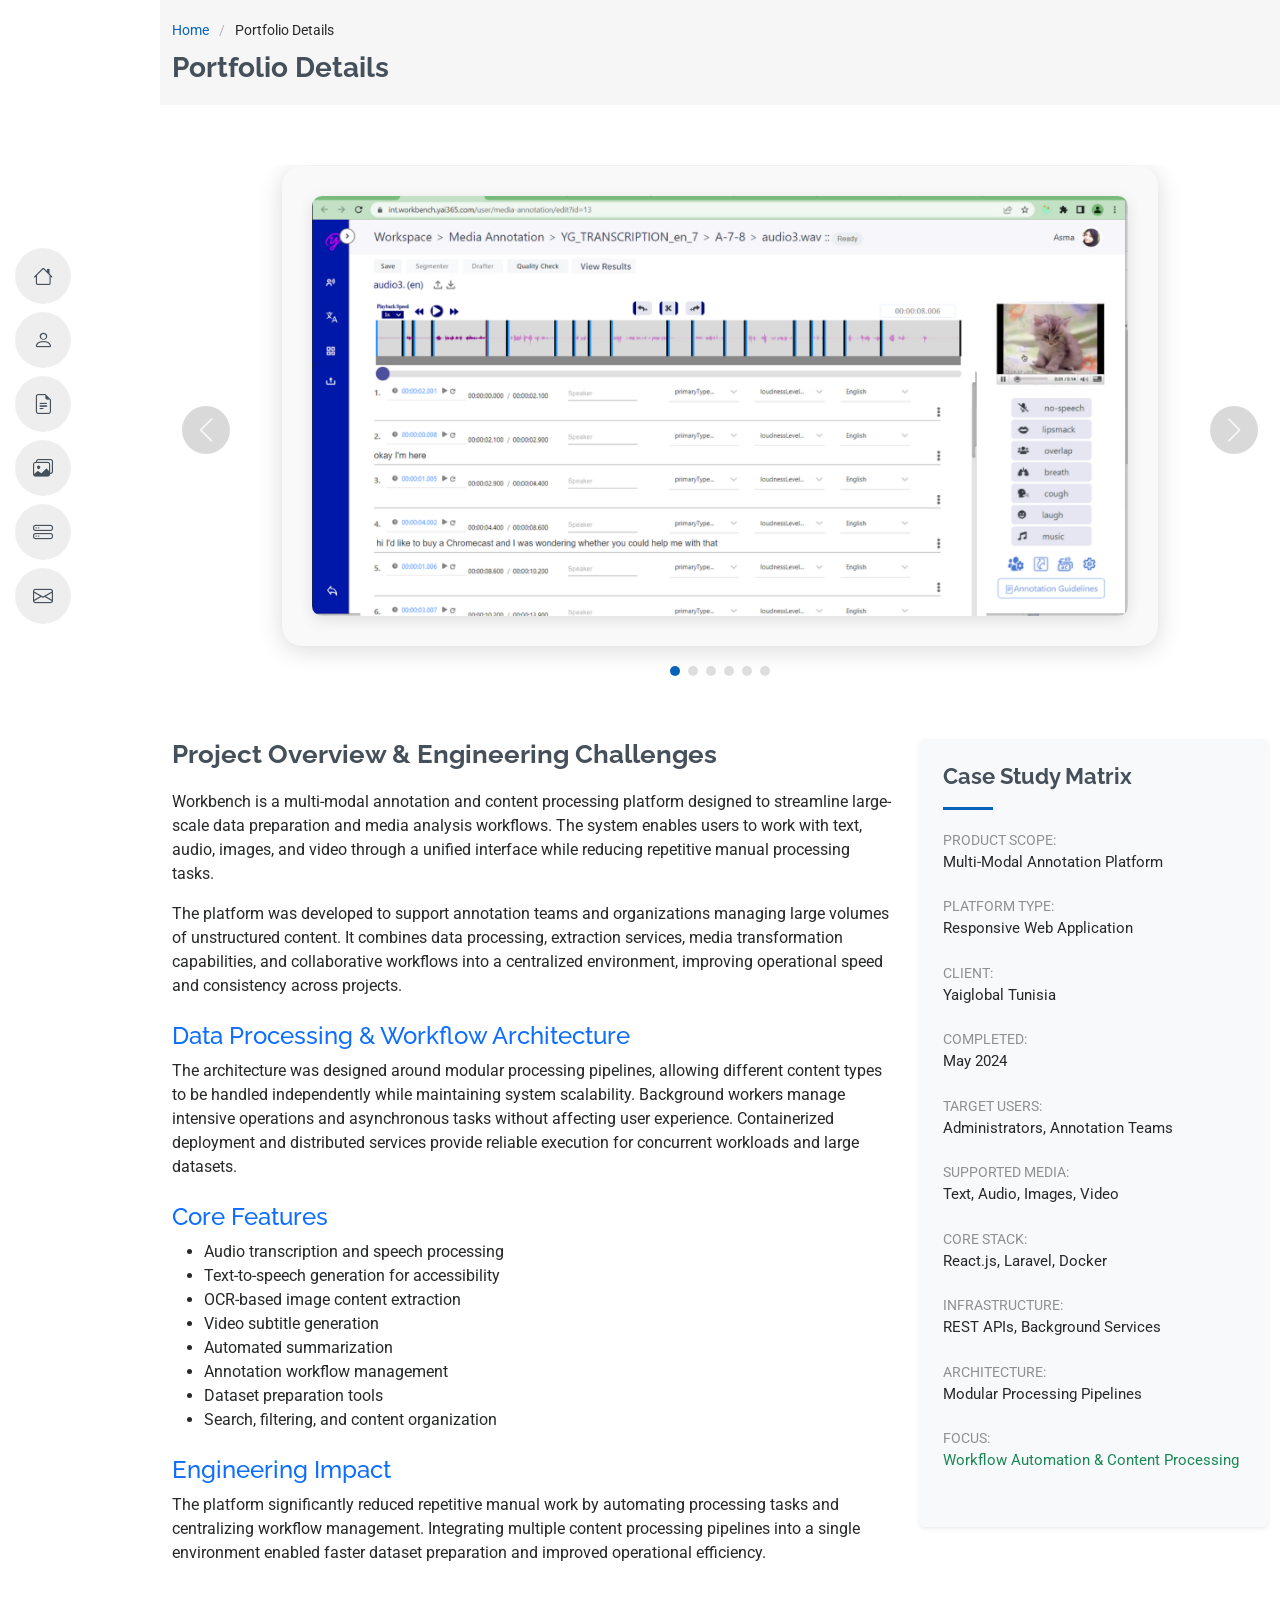
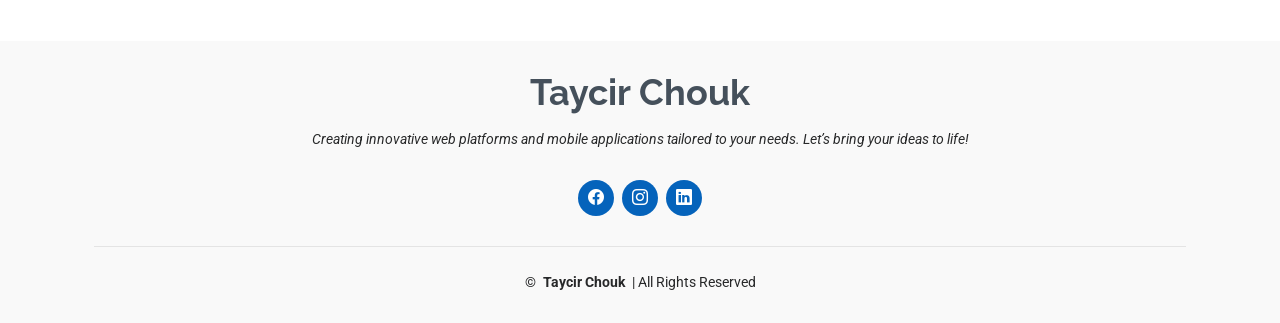
<file: portfolio-details-annotation.html>
<!DOCTYPE html>
<html lang="en">
  <head>
    <meta charset="utf-8" />
    <meta content="width=device-width, initial-scale=1.0" name="viewport" />
    <title>Portfolio Details - Taycir Chouk Resume</title>
    <meta content="" name="description" />
    <meta content="" name="keywords" />

    <!-- Favicons -->
    <link href="assets/img/favicon.png" rel="icon" />
    <link href="assets/img/apple-touch-icon.png" rel="apple-touch-icon" />

    <!-- Fonts -->
    <link href="https://fonts.googleapis.com" rel="preconnect" />
    <link href="https://fonts.gstatic.com" rel="preconnect" crossorigin />
    <link
      href="https://fonts.googleapis.com/css2?family=Roboto:ital,wght@0,100;0,300;0,400;0,500;0,700;0,900;1,100;1,300;1,400;1,500;1,700;1,900&family=Poppins:ital,wght@0,100;0,200;0,300;0,400;0,500;0,600;0,700;0,800;0,900;1,100;1,200;1,300;1,400;1,500;1,600;1,700;1,800;1,900&family=Raleway:ital,wght@0,100;0,200;0,300;0,400;0,500;0,600;0,700;0,800;0,900;1,100;1,200;1,300;1,400;1,500;1,600;1,700;1,800;1,900&display=swap"
      rel="stylesheet"
    />

    <!-- Vendor CSS Files -->
    <link
      href="assets/vendor/bootstrap/css/bootstrap.min.css"
      rel="stylesheet"
    />
    <link
      href="assets/vendor/bootstrap-icons/bootstrap-icons.css"
      rel="stylesheet"
    />
    <link href="assets/vendor/aos/aos.css" rel="stylesheet" />
    <link
      href="assets/vendor/glightbox/css/glightbox.min.css"
      rel="stylesheet"
    />
    <link href="assets/vendor/swiper/swiper-bundle.min.css" rel="stylesheet" />

    <!-- Main CSS File -->
    <link href="assets/css/main.css" rel="stylesheet" />

    <!-- =======================================================
  * Template Name: MyResume
  * Template URL: https://bootstrapmade.com/free-html-bootstrap-template-my-resume/
  * Updated: Jun 29 2024 with Bootstrap v5.3.3
  * Author: BootstrapMade.com
  * License: https://bootstrapmade.com/license/
  ======================================================== -->
  </head>

  <body class="portfolio-details-page">
    <header
      id="header"
      class="header d-flex flex-column justify-content-center"
    >
      <i class="header-toggle d-xl-none bi bi-list"></i>

      <nav id="navmenu" class="navmenu">
        <ul>
          <li>
            <a href="index.html#hero"
              ><i class="bi bi-house navicon"></i><span>Home</span></a
            >
          </li>
          <li>
            <a href="index.html#about"
              ><i class="bi bi-person navicon"></i><span>About</span></a
            >
          </li>
          <li>
            <a href="index.html#resume"
              ><i class="bi bi-file-earmark-text navicon"></i
              ><span>Resume</span></a
            >
          </li>
          <li>
            <a href="index.html#portfolio"
              ><i class="bi bi-images navicon"></i><span>Portfolio</span></a
            >
          </li>
          <li>
            <a href="index.html#services"
              ><i class="bi bi-hdd-stack navicon"></i><span>Services</span></a
            >
          </li>
          <li>
            <a href="index.html#contact"
              ><i class="bi bi-envelope navicon"></i><span>Contact</span></a
            >
          </li>
        </ul>
      </nav>
    </header>

    <main class="main">
      <!-- Page Title -->
      <div class="page-title" data-aos="fade">
        <div class="container">
          <nav class="breadcrumbs">
            <ol>
              <li><a href="index.html">Home</a></li>
              <li class="current">Portfolio Details</li>
            </ol>
          </nav>
          <h1>Portfolio Details</h1>
        </div>
      </div>
      <!-- End Page Title -->

      <!-- Portfolio Details Section -->
      <section id="portfolio-details" class="portfolio-details section">
        <div class="container" data-aos="fade-up">
          <!-- Image Slider -->
          <div class="portfolio-details-slider swiper init-swiper">
            <script type="application/json" class="swiper-config">
              {
                "loop": true,
                "speed": 600,
                "autoplay": {
                  "delay": 5000
                },
                "slidesPerView": "auto",
                "navigation": {
                  "nextEl": ".swiper-button-next",
                  "prevEl": ".swiper-button-prev"
                },
                "pagination": {
                  "el": ".swiper-pagination",
                  "type": "bullets",
                  "clickable": true
                }
              }
            </script>
            <div class="swiper-wrapper align-items-center">
              <!-- Screenshots -->
              <div class="swiper-slide">
                <div class="device-frame">
                  <img
                    src="assets/img/portfolio/workbench/annotation.png"
                    alt="Audio transcription and annotation dashboard"
                  />
                </div>
              </div>
              <div class="swiper-slide">
                <div class="device-frame">
                  <img
                    src="assets/img/portfolio/workbench/10.png"
                    alt="Media processing workspace and project overview"
                    />
                </div>
              </div>

              <div class="swiper-slide">
                <div class="device-frame">
                  <img
                    src="assets/img/portfolio/workbench/3.png"
                    alt="Content annotation and review interface"
                    />
                </div>
              </div>
              <div class="swiper-slide">
                <div class="device-frame">
                  <img
                    src="assets/img/portfolio/workbench/7.png"
                    alt="Document processing and extraction workflow"
                    />
                </div>
              </div>

              <div class="swiper-slide">
                <div class="device-frame">
                  <img
                    src="assets/img/portfolio/workbench/11.png"
                    alt="Annotation task management dashboard"
                    />
                </div>
              </div>
              <div class="swiper-slide">
                <div class="device-frame">
                  <img
                    src="assets/img/portfolio/workbench/12.png"
                    alt="Multi-format content processing results"                  />
                </div>
              </div>
            </div>
            <div class="swiper-button-prev"></div>
            <div class="swiper-button-next"></div>
            <div class="swiper-pagination"></div>
          </div>

          <!-- Project Details -->
          <div class="row justify-content-between gy-4 mt-4">

            <!-- Left Side : Project Description -->
            <div class="col-lg-8" data-aos="fade-up">
          
              <div class="portfolio-description">
          
                <h2>Project Overview & Engineering Challenges</h2>
          
                <p>
                  Workbench is a multi-modal annotation and content processing platform
                  designed to streamline large-scale data preparation and media analysis
                  workflows. The system enables users to work with text, audio, images,
                  and video through a unified interface while reducing repetitive manual
                  processing tasks.
                </p>
          
                <p>
                  The platform was developed to support annotation teams and organizations
                  managing large volumes of unstructured content. It combines data
                  processing, extraction services, media transformation capabilities,
                  and collaborative workflows into a centralized environment, improving
                  operational speed and consistency across projects.
                </p>
          
                <h4 class="mt-4 text-primary">
                  Data Processing & Workflow Architecture
                </h4>
          
                <p>
                  The architecture was designed around modular processing pipelines,
                  allowing different content types to be handled independently while
                  maintaining system scalability. Background workers manage intensive
                  operations and asynchronous tasks without affecting user experience.
                  Containerized deployment and distributed services provide reliable
                  execution for concurrent workloads and large datasets.
                </p>
          
          
                <h4 class="mt-4 text-primary">
                  Core Features
                </h4>
          
                <ul>
          
                  <li>
                    Audio transcription and speech processing
                  </li>
          
                  <li>
                    Text-to-speech generation for accessibility
                  </li>
          
                  <li>
                    OCR-based image content extraction
                  </li>
          
                  <li>
                    Video subtitle generation
                  </li>
          
                  <li>
                    Automated summarization
                  </li>
          
                  <li>
                    Annotation workflow management
                  </li>
          
                  <li>
                    Dataset preparation tools
                  </li>
          
                  <li>
                    Search, filtering, and content organization
                  </li>
          
                </ul>
          
          
                <h4 class="mt-4 text-primary">
                  Engineering Impact
                </h4>
          
                <p>
                  The platform significantly reduced repetitive manual work by automating
                  processing tasks and centralizing workflow management. Integrating
                  multiple content processing pipelines into a single environment enabled
                  faster dataset preparation and improved operational efficiency.
                </p>
          
              </div>
          
            </div>
          
          
            <!-- Right Side : Case Study Matrix -->
            <div class="col-lg-4"
                 data-aos="fade-up"
                 data-aos-delay="100">
          
              <div class="portfolio-info bg-light p-4 rounded shadow-sm">
          
                <h3>Case Study Matrix</h3>
          
                <ul class="list-unstyled">
          
                  <li class="mb-2">
                    <strong>Product Scope:</strong>
                    <span>Multi-Modal Annotation Platform</span>
                  </li>
          
                  <li class="mb-2">
                    <strong>Platform Type:</strong>
                    <span>Responsive Web Application</span>
                  </li>
          
                  <li class="mb-2">
                    <strong>Client:</strong>
                    <span>Yaiglobal Tunisia</span>
                  </li>
          
                  <li class="mb-2">
                    <strong>Completed:</strong>
                    <span>May 2024</span>
                  </li>
          
                  <li class="mb-2">
                    <strong>Target Users:</strong>
                    <span>Administrators, Annotation Teams</span>
                  </li>
          
                  <li class="mb-2">
                    <strong>Supported Media:</strong>
                    <span>Text, Audio, Images, Video</span>
                  </li>
          
                  <li class="mb-2">
                    <strong>Core Stack:</strong>
                    <span>React.js, Laravel, Docker</span>
                  </li>
          
                  <li class="mb-2">
                    <strong>Infrastructure:</strong>
                    <span>
                      REST APIs, Background Services
                    </span>
                  </li>
          
                  <li class="mb-2">
                    <strong>Architecture:</strong>
                    <span>
                      Modular Processing Pipelines
                    </span>
                  </li>
          
                  <li class="mb-3 text-success">
                    <strong>Focus:</strong>
                    <span>
                      Workflow Automation & Content Processing
                    </span>
                  </li>
          
                </ul>
          
              </div>
          
            </div>
          
          </div>
        </div>
      </section>
    </main>

    <footer id="footer" class="footer position-relative light-background">
      <div class="container text-center">
        <h3 class="sitename">Taycir Chouk</h3>
        <p>
          Creating innovative web platforms and mobile applications tailored to
          your needs. Let’s bring your ideas to life!
        </p>
        <div class="social-links d-flex justify-content-center">
          <a href="https://www.facebook.com/taycir123/" target="_blank"
            ><i class="bi bi-facebook"></i
          ></a>
          <a href="https://www.instagram.com/taycir_chouk/" target="_blank"
            ><i class="bi bi-instagram"></i
          ></a>
          <a
            href="https://www.linkedin.com/in/taycir-chouk-a43996200/?originalSubdomain=tn"
            target="_blank"
            ><i class="bi bi-linkedin"></i
          ></a>
        </div>
        <div class="container mt-4">
          <div class="copyright">
            <span>©</span>
            <strong class="px-1 sitename">Taycir Chouk</strong>
            <span> | All Rights Reserved</span>
          </div>
        </div>
      </div>
    </footer>

    <!-- Scroll Top -->
    <a
      href="#"
      id="scroll-top"
      class="scroll-top d-flex align-items-center justify-content-center"
      ><i class="bi bi-arrow-up-short"></i
    ></a>

    <!-- Preloader -->
    <div id="preloader"></div>

    <!-- Vendor JS Files -->
    <script src="assets/vendor/bootstrap/js/bootstrap.bundle.min.js"></script>
    <script src="assets/vendor/php-email-form/validate.js"></script>
    <script src="assets/vendor/aos/aos.js"></script>
    <script src="assets/vendor/typed.js/typed.umd.js"></script>
    <script src="assets/vendor/purecounter/purecounter_vanilla.js"></script>
    <script src="assets/vendor/waypoints/noframework.waypoints.js"></script>
    <script src="assets/vendor/glightbox/js/glightbox.min.js"></script>
    <script src="assets/vendor/imagesloaded/imagesloaded.pkgd.min.js"></script>
    <script src="assets/vendor/isotope-layout/isotope.pkgd.min.js"></script>
    <script src="assets/vendor/swiper/swiper-bundle.min.js"></script>

    <!-- Main JS File -->
    <script src="assets/js/main.js"></script>
  </body>
</html>
</file>
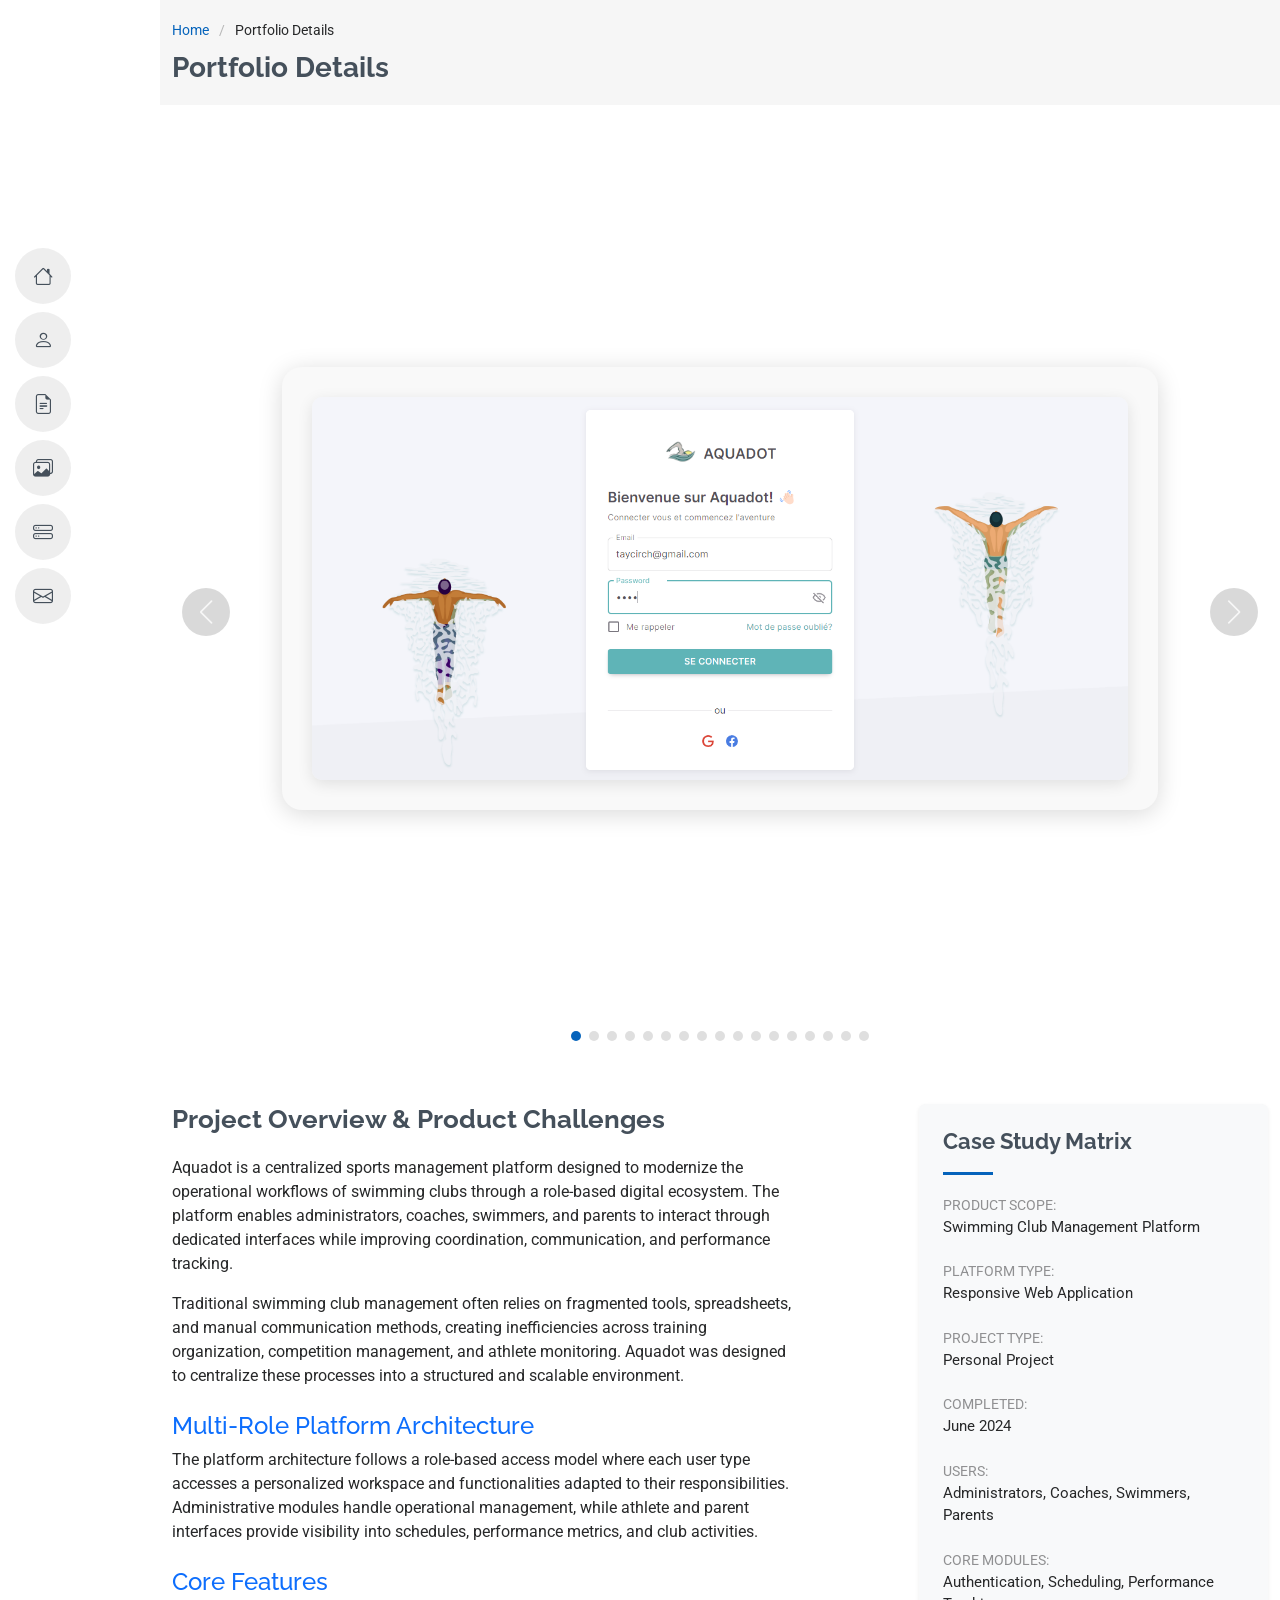
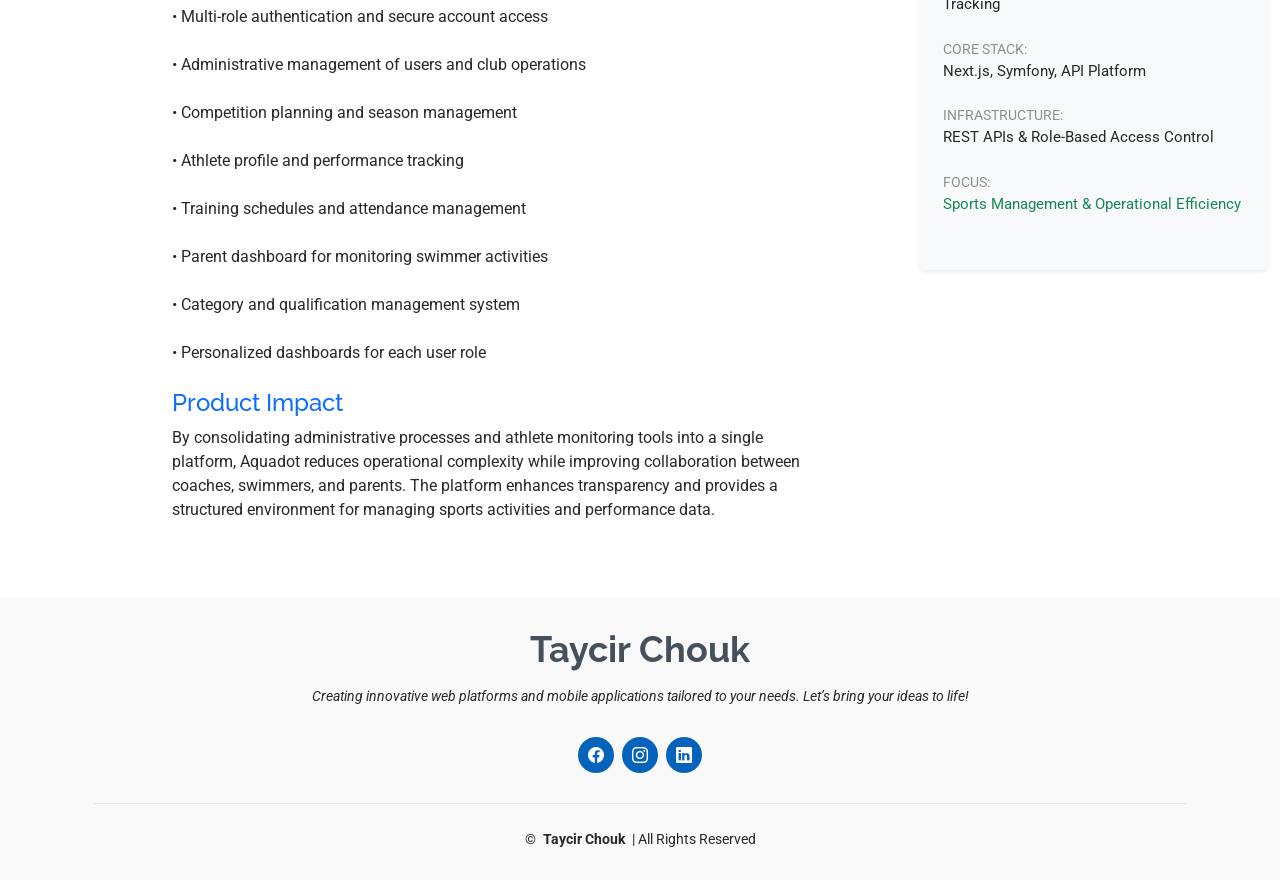
<file: portfolio-details-aquadot.html>
<!DOCTYPE html>
<html lang="en">
  <head>
    <meta charset="utf-8" />
    <meta content="width=device-width, initial-scale=1.0" name="viewport" />
    <title>Portfolio Details - Taycir Chouk Resume</title>
    <meta content="" name="description" />
    <meta content="" name="keywords" />

    <!-- Favicons -->
    <link href="assets/img/favicon.png" rel="icon" />
    <link href="assets/img/apple-touch-icon.png" rel="apple-touch-icon" />

    <!-- Fonts -->
    <link href="https://fonts.googleapis.com" rel="preconnect" />
    <link href="https://fonts.gstatic.com" rel="preconnect" crossorigin />
    <link
      href="https://fonts.googleapis.com/css2?family=Roboto:ital,wght@0,100;0,300;0,400;0,500;0,700;0,900;1,100;1,300;1,400;1,500;1,700;1,900&family=Poppins:ital,wght@0,100;0,200;0,300;0,400;0,500;0,600;0,700;0,800;0,900;1,100;1,200;1,300;1,400;1,500;1,600;1,700;1,800;1,900&family=Raleway:ital,wght@0,100;0,200;0,300;0,400;0,500;0,600;0,700;0,800;0,900;1,100;1,200;1,300;1,400;1,500;1,600;1,700;1,800;1,900&display=swap"
      rel="stylesheet"
    />

    <!-- Vendor CSS Files -->
    <link
      href="assets/vendor/bootstrap/css/bootstrap.min.css"
      rel="stylesheet"
    />
    <link
      href="assets/vendor/bootstrap-icons/bootstrap-icons.css"
      rel="stylesheet"
    />
    <link href="assets/vendor/aos/aos.css" rel="stylesheet" />
    <link
      href="assets/vendor/glightbox/css/glightbox.min.css"
      rel="stylesheet"
    />
    <link href="assets/vendor/swiper/swiper-bundle.min.css" rel="stylesheet" />

    <!-- Main CSS File -->
    <link href="assets/css/main.css" rel="stylesheet" />

    <!-- =======================================================
  * Template Name: MyResume
  * Template URL: https://bootstrapmade.com/free-html-bootstrap-template-my-resume/
  * Updated: Jun 29 2024 with Bootstrap v5.3.3
  * Author: BootstrapMade.com
  * License: https://bootstrapmade.com/license/
  ======================================================== -->
  </head>

  <body class="portfolio-details-page">
    <header
      id="header"
      class="header d-flex flex-column justify-content-center"
    >
      <i class="header-toggle d-xl-none bi bi-list"></i>

      <nav id="navmenu" class="navmenu">
        <ul>
          <li>
            <a href="index.html#hero"
              ><i class="bi bi-house navicon"></i><span>Home</span></a
            >
          </li>
          <li>
            <a href="index.html#about"
              ><i class="bi bi-person navicon"></i><span>About</span></a
            >
          </li>
          <li>
            <a href="index.html#resume"
              ><i class="bi bi-file-earmark-text navicon"></i
              ><span>Resume</span></a
            >
          </li>
          <li>
            <a href="index.html#portfolio"
              ><i class="bi bi-images navicon"></i><span>Portfolio</span></a
            >
          </li>
          <li>
            <a href="index.html#services"
              ><i class="bi bi-hdd-stack navicon"></i><span>Services</span></a
            >
          </li>
          <li>
            <a href="index.html#contact"
              ><i class="bi bi-envelope navicon"></i><span>Contact</span></a
            >
          </li>
        </ul>
      </nav>
    </header>

    <main class="main">
      <!-- Page Title -->
      <div class="page-title" data-aos="fade">
        <div class="container">
          <nav class="breadcrumbs">
            <ol>
              <li><a href="index.html">Home</a></li>
              <li class="current">Portfolio Details</li>
            </ol>
          </nav>
          <h1>Portfolio Details</h1>
        </div>
      </div>
      <!-- End Page Title -->

      <!-- Portfolio Details Section -->
      <section id="portfolio-details" class="portfolio-details section">
        <div class="container" data-aos="fade-up">
          <!-- Image Slider -->
          <div class="portfolio-details-slider swiper init-swiper">
            <script type="application/json" class="swiper-config">
              {
                "loop": true,
                "speed": 600,
                "autoplay": {
                  "delay": 5000
                },
                "slidesPerView": "auto",
                "navigation": {
                  "nextEl": ".swiper-button-next",
                  "prevEl": ".swiper-button-prev"
                },
                "pagination": {
                  "el": ".swiper-pagination",
                  "type": "bullets",
                  "clickable": true
                }
              }
            </script>
            <div class="swiper-wrapper align-items-center">
              <!-- Screenshots with Mockup Frame -->
              <div class="swiper-slide">
                <div class="device-frame">
                  <img
                    src="assets/img/portfolio/aquadot/Authentification.png"
                    alt="Aquadot secure authentication interface"
                    />
                </div>
              </div>
              <div class="swiper-slide">
                <div class="device-frame">
                  <img
                    src="assets/img/portfolio/aquadot/Admin/dashboard.png"
                    alt="Aquadot administrator dashboard overview"
                    />
                </div>
              </div>
              <div class="swiper-slide">
                <div class="device-frame">
                  <img
                    src="assets/img/portfolio/aquadot/Parent/dashboardParent.png"
                    alt="Aquadot parent dashboard and child activity tracking"
                    />
                </div>
              </div>
              <div class="swiper-slide">
                <div class="device-frame">
                  <img
                    src="assets/img/portfolio/aquadot/Nageur/dahboardNageur.png"
                    alt="Aquadot swimmer dashboard and performance overview"
                    />
                </div>
              </div>
              <div class="swiper-slide">
                <div class="device-frame">
                  <img
                    src="assets/img/portfolio/aquadot/Entraineur/dashboardEntraineur.png"
                    alt="Aquadot coach management dashboard"
                    />
                </div>
              </div>
              <div class="swiper-slide">
                <div class="device-frame">
                  <img
                    src="assets/img/portfolio/aquadot/Parametres du compte.png"
                    alt="Aquadot account settings interface"
                    />
                </div>
              </div>
              <div class="swiper-slide">
                <div class="device-frame">
                  <img
                    src="assets/img/portfolio/aquadot/Admin/listeUsers.png"
                    alt="Aquadot user management dashboard"
                    />
                </div>
              </div>
              <div class="swiper-slide">
                <div class="device-frame">
                  <img
                    src="assets/img/portfolio/aquadot/Admin/InterfaceProfile.png"
                    alt="Aquadot user profile details"
                    />
                </div>
              </div>
              <div class="swiper-slide">
                <div class="device-frame">
                  <img
                    src="assets/img/portfolio/aquadot/Admin/listeSaisons.png"
                    alt="Aquadot season management interface"
                    />
                </div>
              </div>
              <div class="swiper-slide">
                <div class="device-frame">
                  <img
                    src="assets/img/portfolio/aquadot/Admin/listeCompetition.png"
                    alt="Aquadot competition management dashboard"
                    />
                </div>
              </div>
              <div class="swiper-slide">
                <div class="device-frame">
                  <img
                    src="assets/img/portfolio/aquadot/Admin/minimaProgramme.png"
                    alt="Aquadot qualification and minima management"
                    />
                </div>
              </div>
              <div class="swiper-slide">
                <div class="device-frame">
                  <img
                    src="assets/img/portfolio/aquadot/Admin/creationMinima.png"
                    alt="Aquadot qualification creation interface"
                    />
                </div>
              </div>
              <div class="swiper-slide">
                <div class="device-frame">
                  <img
                    src="assets/img/portfolio/aquadot/Admin/listeCategories.png"
                    alt="Aquadot category management dashboard"
                    />
                </div>
              </div>
              <div class="swiper-slide">
                <div class="device-frame">
                  <img
                    src="assets/img/portfolio/aquadot/Entraineur/ajoutHoraire.png"
                    alt="Aquadot training schedule management"
                    />
                </div>
              </div>
              <div class="swiper-slide">
                <div class="device-frame">
                  <img
                    src="assets/img/portfolio/aquadot/Nageur/ajoutPhysionomie.png"
                    alt="Aquadot swimmer profile and physical metrics"
                    />
                </div>
              </div>
              <div class="swiper-slide">
                <div class="device-frame">
                  <img
                    src="assets/img/portfolio/aquadot/Nageur/physionomie.png"
                    alt="Aquadot athlete performance details"
                    />
                </div>
              </div>
              <div class="swiper-slide">
                <div class="device-frame">
                  <img
                    src="assets/img/portfolio/aquadot/Deconnexion.png"
                    alt="Aquadot logout confirmation screen"
                                      />
                </div>
              </div>
            </div>
            <div class="swiper-button-prev"></div>
            <div class="swiper-button-next"></div>
            <div class="swiper-pagination"></div>
          </div>

          <!-- Project Details -->
          <!-- Project Details -->
<div class="row justify-content-between gy-4 mt-4">

  <!-- Description -->
  <div class="col-lg-7" data-aos="fade-up">

    <div class="portfolio-description">

      <h2>Project Overview & Product Challenges</h2>

      <p>
        Aquadot is a centralized sports management platform designed to
        modernize the operational workflows of swimming clubs through a
        role-based digital ecosystem. The platform enables administrators,
        coaches, swimmers, and parents to interact through dedicated interfaces
        while improving coordination, communication, and performance tracking.
      </p>

      <p>
        Traditional swimming club management often relies on fragmented tools,
        spreadsheets, and manual communication methods, creating inefficiencies
        across training organization, competition management, and athlete
        monitoring. Aquadot was designed to centralize these processes into a
        structured and scalable environment.
      </p>


      <h4 class="mt-4 text-primary">
      Multi-Role Platform Architecture
      </h4>

      <p>
        The platform architecture follows a role-based access model where each
        user type accesses a personalized workspace and functionalities adapted
        to their responsibilities. Administrative modules handle operational
        management, while athlete and parent interfaces provide visibility into
        schedules, performance metrics, and club activities.
      </p>


      <h4 class="mt-4 text-primary">
      Core Features
      </h4>

      <p>

      • Multi-role authentication and secure account access<br><br>

      • Administrative management of users and club operations<br><br>

      • Competition planning and season management<br><br>

      • Athlete profile and performance tracking<br><br>

      • Training schedules and attendance management<br><br>

      • Parent dashboard for monitoring swimmer activities<br><br>

      • Category and qualification management system<br><br>

      • Personalized dashboards for each user role

      </p>


      <h4 class="mt-4 text-primary">
      Product Impact
      </h4>

      <p>
        By consolidating administrative processes and athlete monitoring tools
        into a single platform, Aquadot reduces operational complexity while
        improving collaboration between coaches, swimmers, and parents. The
        platform enhances transparency and provides a structured environment for
        managing sports activities and performance data.
      </p>

    </div>

  </div>


  <!-- Right Sidebar -->
  <div class="col-lg-4"
       data-aos="fade-up"
       data-aos-delay="100">

    <div class="portfolio-info bg-light p-4 rounded shadow-sm">

      <h3>Case Study Matrix</h3>

      <ul class="list-unstyled">

        <li class="mb-2">
          <strong>Product Scope:</strong>
          <span>Swimming Club Management Platform</span>
        </li>

        <li class="mb-2">
          <strong>Platform Type:</strong>
          <span>Responsive Web Application</span>
        </li>

        <li class="mb-2">
          <strong>Project Type:</strong>
          <span>Personal Project</span>
        </li>

        <li class="mb-2">
          <strong>Completed:</strong>
          <span>June 2024</span>
        </li>

        <li class="mb-2">
          <strong>Users:</strong>
          <span>
          Administrators, Coaches, Swimmers, Parents
          </span>
        </li>

        <li class="mb-2">
          <strong>Core Modules:</strong>
          <span>
          Authentication, Scheduling, Performance Tracking
          </span>
        </li>

        <li class="mb-2">
          <strong>Core Stack:</strong>
          <span>
          Next.js, Symfony, API Platform
          </span>
        </li>

        <li class="mb-2">
          <strong>Infrastructure:</strong>
          <span>
          REST APIs & Role-Based Access Control
          </span>
        </li>

        <li class="mb-3 text-success">
          <strong>Focus:</strong>
          <span>
          Sports Management & Operational Efficiency
          </span>
        </li>

      </ul>

    </div>

  </div>

</div>
        </div>
      </section>
      <!-- /Portfolio Details Section -->
    </main>

    <footer id="footer" class="footer position-relative light-background">
      <div class="container text-center">
        <h3 class="sitename">Taycir Chouk</h3>
        <p>
          Creating innovative web platforms and mobile applications tailored to
          your needs. Let’s bring your ideas to life!
        </p>
        <div class="social-links d-flex justify-content-center">
          <a href="https://www.facebook.com/taycir123/" target="_blank"
            ><i class="bi bi-facebook"></i
          ></a>
          <a href="https://www.instagram.com/taycir_chouk/" target="_blank"
            ><i class="bi bi-instagram"></i
          ></a>
          <a
            href="https://www.linkedin.com/in/taycir-chouk-a43996200/?originalSubdomain=tn"
            target="_blank"
            ><i class="bi bi-linkedin"></i
          ></a>
        </div>
        <div class="container mt-4">
          <div class="copyright">
            <span>©</span>
            <strong class="px-1 sitename">Taycir Chouk</strong>
            <span> | All Rights Reserved</span>
          </div>
        </div>
      </div>
    </footer>

    <!-- Scroll Top -->
    <a
      href="#"
      id="scroll-top"
      class="scroll-top d-flex align-items-center justify-content-center"
      ><i class="bi bi-arrow-up-short"></i
    ></a>

    <!-- Preloader -->
    <div id="preloader"></div>

    <!-- Vendor JS Files -->
    <script src="assets/vendor/bootstrap/js/bootstrap.bundle.min.js"></script>
    <script src="assets/vendor/php-email-form/validate.js"></script>
    <script src="assets/vendor/aos/aos.js"></script>
    <script src="assets/vendor/typed.js/typed.umd.js"></script>
    <script src="assets/vendor/purecounter/purecounter_vanilla.js"></script>
    <script src="assets/vendor/waypoints/noframework.waypoints.js"></script>
    <script src="assets/vendor/glightbox/js/glightbox.min.js"></script>
    <script src="assets/vendor/imagesloaded/imagesloaded.pkgd.min.js"></script>
    <script src="assets/vendor/isotope-layout/isotope.pkgd.min.js"></script>
    <script src="assets/vendor/swiper/swiper-bundle.min.js"></script>

    <!-- Main JS File -->
    <script src="assets/js/main.js"></script>
  </body>
</html>
</file>
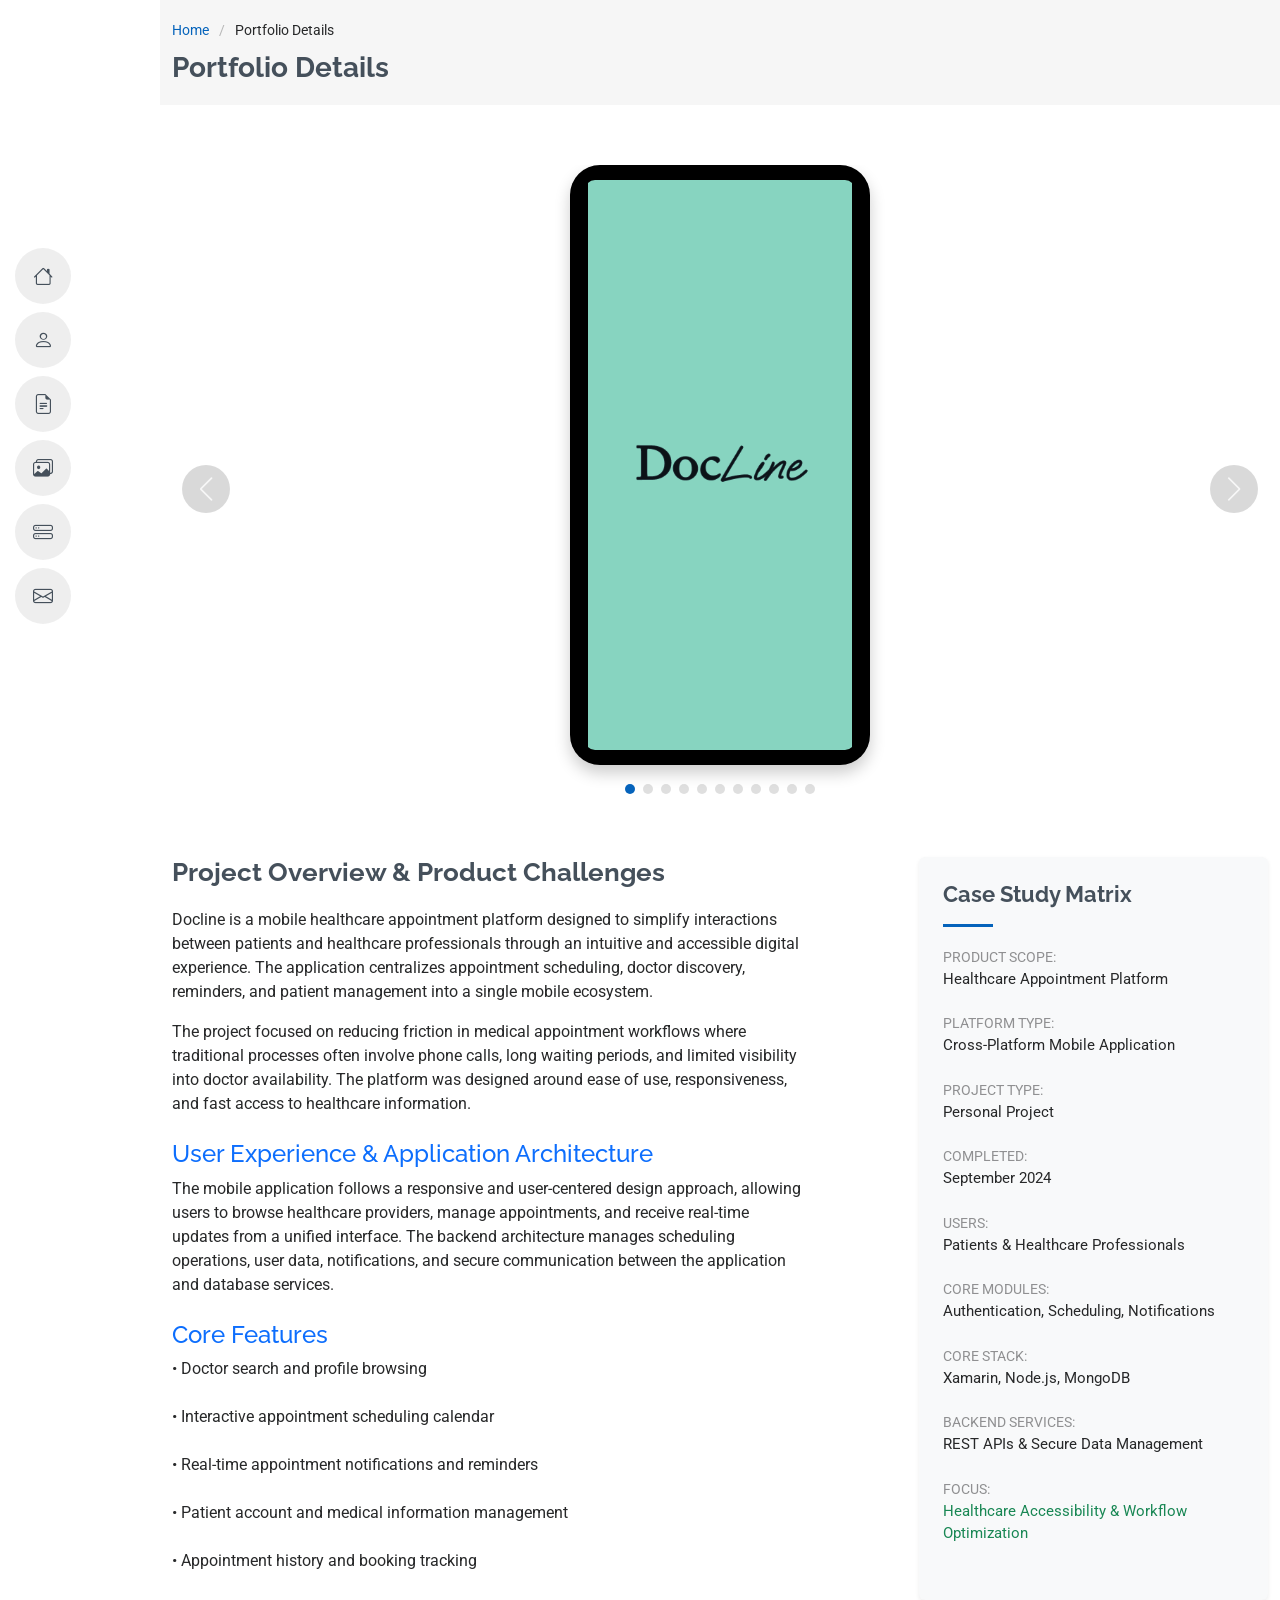
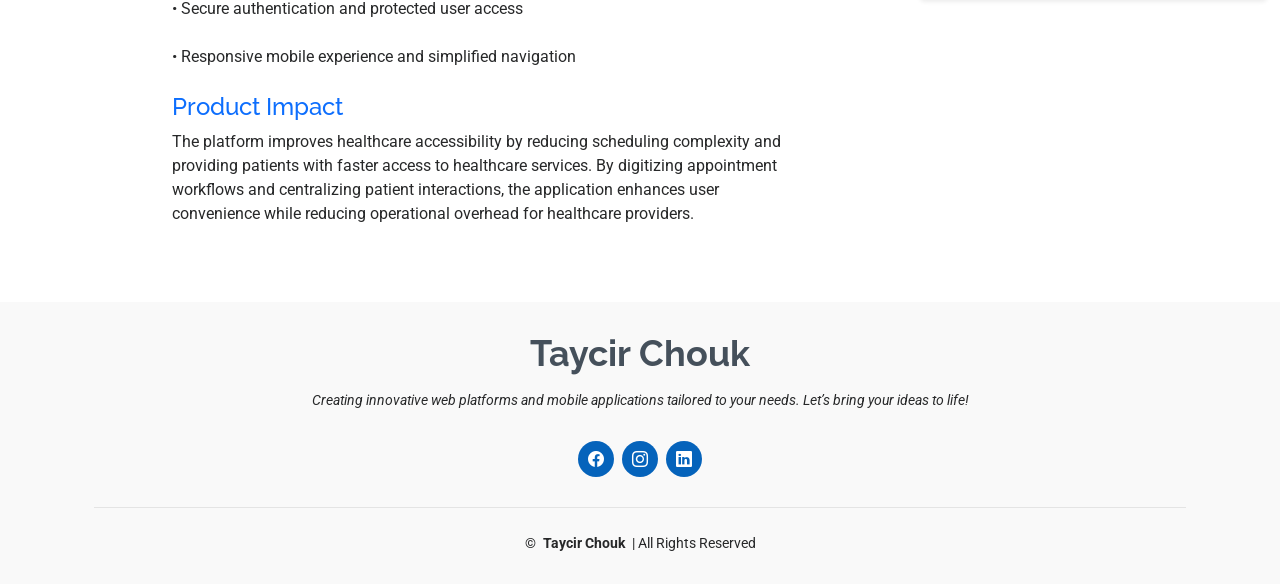
<file: portfolio-details-docline.html>
<!DOCTYPE html>
<html lang="en">
  <head>
    <meta charset="utf-8" />
    <meta content="width=device-width, initial-scale=1.0" name="viewport" />
    <title>Portfolio Details - Taycir Chouk Resume</title>
    <meta content="" name="description" />
    <meta content="" name="keywords" />

    <!-- Favicons -->
    <link href="assets/img/favicon.png" rel="icon" />
    <link href="assets/img/apple-touch-icon.png" rel="apple-touch-icon" />

    <!-- Fonts -->
    <link href="https://fonts.googleapis.com" rel="preconnect" />
    <link href="https://fonts.gstatic.com" rel="preconnect" crossorigin />
    <link
      href="https://fonts.googleapis.com/css2?family=Roboto:ital,wght@0,100;0,300;0,400;0,500;0,700;0,900;1,100;1,300;1,400;1,500;1,700;1,900&family=Poppins:ital,wght@0,100;0,200;0,300;0,400;0,500;0,600;0,700;0,800;0,900;1,100;1,200;1,300;1,400;1,500;1,600;1,700;1,800;1,900&family=Raleway:ital,wght@0,100;0,200;0,300;0,400;0,500;0,600;0,700;0,800;0,900;1,100;1,200;1,300;1,400;1,500;1,600;1,700;1,800;1,900&display=swap"
      rel="stylesheet"
    />

    <!-- Vendor CSS Files -->
    <link
      href="assets/vendor/bootstrap/css/bootstrap.min.css"
      rel="stylesheet"
    />
    <link
      href="assets/vendor/bootstrap-icons/bootstrap-icons.css"
      rel="stylesheet"
    />
    <link href="assets/vendor/aos/aos.css" rel="stylesheet" />
    <link
      href="assets/vendor/glightbox/css/glightbox.min.css"
      rel="stylesheet"
    />
    <link href="assets/vendor/swiper/swiper-bundle.min.css" rel="stylesheet" />

    <!-- Main CSS File -->
    <link href="assets/css/main.css" rel="stylesheet" />

    <!-- =======================================================
  * Template Name: MyResume
  * Template URL: https://bootstrapmade.com/free-html-bootstrap-template-my-resume/
  * Updated: Jun 29 2024 with Bootstrap v5.3.3
  * Author: BootstrapMade.com
  * License: https://bootstrapmade.com/license/
  ======================================================== -->
  </head>

  <body class="portfolio-details-page">
    <header
      id="header"
      class="header d-flex flex-column justify-content-center"
    >
      <i class="header-toggle d-xl-none bi bi-list"></i>

      <nav id="navmenu" class="navmenu">
        <ul>
          <li>
            <a href="#hero"
              ><i class="bi bi-house navicon"></i><span>Home</span></a
            >
          </li>
          <li>
            <a href="#about"
              ><i class="bi bi-person navicon"></i><span>About</span></a
            >
          </li>
          <li>
            <a href="#resume"
              ><i class="bi bi-file-earmark-text navicon"></i
              ><span>Resume</span></a
            >
          </li>
          <li>
            <a href="#portfolio"
              ><i class="bi bi-images navicon"></i><span>Portfolio</span></a
            >
          </li>
          <li>
            <a href="#services"
              ><i class="bi bi-hdd-stack navicon"></i><span>Services</span></a
            >
          </li>
          <li>
            <a href="#contact"
              ><i class="bi bi-envelope navicon"></i><span>Contact</span></a
            >
          </li>
        </ul>
      </nav>
    </header>

    <main class="main">
      <!-- Page Title -->
      <div class="page-title" data-aos="fade">
        <div class="container">
          <nav class="breadcrumbs">
            <ol>
              <li><a href="index.html">Home</a></li>
              <li class="current">Portfolio Details</li>
            </ol>
          </nav>
          <h1>Portfolio Details</h1>
        </div>
      </div>
      <!-- End Page Title -->

      <!-- Portfolio Details Section -->
      <section id="portfolio-details" class="portfolio-details section">
        <div class="container" data-aos="fade-up">
          <!-- Image Slider -->
          <div class="portfolio-details-slider swiper init-swiper">
            <script type="application/json" class="swiper-config">
              {
                "loop": true,
                "speed": 600,
                "autoplay": {
                  "delay": 5000
                },
                "slidesPerView": "auto",
                "navigation": {
                  "nextEl": ".swiper-button-next",
                  "prevEl": ".swiper-button-prev"
                },
                "pagination": {
                  "el": ".swiper-pagination",
                  "type": "bullets",
                  "clickable": true
                }
              }
            </script>
            <div class="swiper-wrapper align-items-center">
              <!-- Screenshots -->
              <div class="swiper-slide">
                <div class="phone-frame">
                  <img
                    src="assets/img/portfolio/docline/landing.png"
                    alt="Docline mobile landing page and onboarding"
                    class="mobile-screenshot"
                  />
                </div>
              </div>
              <div class="swiper-slide">
                <div class="phone-frame">
                  <img
                    src="assets/img/portfolio/docline/docline-signup.png"
                    alt="Docline user registration interface"
                    class="mobile-screenshot"
                  />
                </div>
              </div>
              <div class="swiper-slide">
                <div class="phone-frame">
                  <img
                    src="assets/img/portfolio/docline/guide1.png"
                    alt="Docline application guide and onboarding step"
                    class="mobile-screenshot"
                  />
                </div>
              </div>
              <div class="swiper-slide">
                <div class="phone-frame">
                  <img
                    src="assets/img/portfolio/docline/guide2.png"
                    alt="Docline application walkthrough interface"
                    class="mobile-screenshot"
                  />
                </div>
              </div>
              <div class="swiper-slide">
                <div class="phone-frame">
                  <img
                    src="assets/img/portfolio/docline/guide3.png"
                    alt="Docline mobile feature introduction"
                    class="mobile-screenshot"
                  />
                </div>
              </div>
              <div class="swiper-slide">
                <div class="phone-frame">
                  <img
                    src="assets/img/portfolio/docline.png"
                    alt="Docline patient dashboard overview"
                    class="mobile-screenshot"
                  />
                </div>
              </div>
              <div class="swiper-slide">
                <div class="phone-frame">
                  <img
                    src="assets/img/portfolio/docline/docline2.png"
                    alt="Docline healthcare provider listing"
                    class="mobile-screenshot"
                  />
                </div>
              </div>
              <div class="swiper-slide">
                <div class="phone-frame">
                  <img
                    src="assets/img/portfolio/docline/pick.png"
                    alt="Docline doctor selection interface"
                    class="mobile-screenshot"
                  />
                </div>
              </div>
              <div class="swiper-slide">
                <div class="phone-frame">
                  <img
                    src="assets/img/portfolio/docline/calendar-view.png"
                    alt="Docline appointment calendar scheduling view"
                    class="mobile-screenshot"
                  />
                </div>
              </div>
              <div class="swiper-slide">
                <div class="phone-frame">
                  <img
                    src="assets/img/portfolio/docline/notifications.png"
                    alt="Docline appointment notifications center"
                    class="mobile-screenshot"
                  />
                </div>
              </div>
              <div class="swiper-slide">
                <div class="phone-frame">
                  <img
                    src="assets/img/portfolio/docline/docline1.png"
                    alt="Docline appointment confirmation screen"
                    class="mobile-screenshot"
                  />
                </div>
              </div>
            </div>
            <div class="swiper-button-prev"></div>
            <div class="swiper-button-next"></div>
            <div class="swiper-pagination"></div>
          </div>

          <!-- Project Details -->
          <!-- Project Details -->
<div class="row justify-content-between gy-4 mt-4">

  <!-- Description -->
  <div class="col-lg-7" data-aos="fade-up">

    <div class="portfolio-description">

      <h2>Project Overview & Product Challenges</h2>

      <p>
        Docline is a mobile healthcare appointment platform designed to simplify
        interactions between patients and healthcare professionals through an
        intuitive and accessible digital experience. The application centralizes
        appointment scheduling, doctor discovery, reminders, and patient
        management into a single mobile ecosystem.
      </p>

      <p>
        The project focused on reducing friction in medical appointment workflows
        where traditional processes often involve phone calls, long waiting
        periods, and limited visibility into doctor availability. The platform
        was designed around ease of use, responsiveness, and fast access to
        healthcare information.
      </p>


      <h4 class="mt-4 text-primary">
        User Experience & Application Architecture
      </h4>

      <p>
        The mobile application follows a responsive and user-centered design
        approach, allowing users to browse healthcare providers, manage
        appointments, and receive real-time updates from a unified interface.
        The backend architecture manages scheduling operations, user data,
        notifications, and secure communication between the application and
        database services.
      </p>


      <h4 class="mt-4 text-primary">
        Core Features
      </h4>

      <p>

      • Doctor search and profile browsing<br><br>

      • Interactive appointment scheduling calendar<br><br>

      • Real-time appointment notifications and reminders<br><br>

      • Patient account and medical information management<br><br>

      • Appointment history and booking tracking<br><br>

      • Secure authentication and protected user access<br><br>

      • Responsive mobile experience and simplified navigation

      </p>


      <h4 class="mt-4 text-primary">
        Product Impact
      </h4>

      <p>
        The platform improves healthcare accessibility by reducing scheduling
        complexity and providing patients with faster access to healthcare
        services. By digitizing appointment workflows and centralizing patient
        interactions, the application enhances user convenience while reducing
        operational overhead for healthcare providers.
      </p>

    </div>

  </div>


  <!-- Right Sidebar -->
  <div class="col-lg-4"
       data-aos="fade-up"
       data-aos-delay="100">

    <div class="portfolio-info bg-light p-4 rounded shadow-sm">

      <h3>Case Study Matrix</h3>

      <ul class="list-unstyled">

        <li class="mb-2">
          <strong>Product Scope:</strong>
          <span>Healthcare Appointment Platform</span>
        </li>

        <li class="mb-2">
          <strong>Platform Type:</strong>
          <span>Cross-Platform Mobile Application</span>
        </li>

        <li class="mb-2">
          <strong>Project Type:</strong>
          <span>Personal Project</span>
        </li>

        <li class="mb-2">
          <strong>Completed:</strong>
          <span>September 2024</span>
        </li>

        <li class="mb-2">
          <strong>Users:</strong>
          <span>Patients & Healthcare Professionals</span>
        </li>

        <li class="mb-2">
          <strong>Core Modules:</strong>
          <span>
            Authentication, Scheduling, Notifications
          </span>
        </li>

        <li class="mb-2">
          <strong>Core Stack:</strong>
          <span>
            Xamarin, Node.js, MongoDB
          </span>
        </li>

        <li class="mb-2">
          <strong>Backend Services:</strong>
          <span>
            REST APIs & Secure Data Management
          </span>
        </li>

        <li class="mb-3 text-success">
          <strong>Focus:</strong>
          <span>
            Healthcare Accessibility & Workflow Optimization
          </span>
        </li>

      </ul>

    </div>

  </div>

</div>
        </div>
      </section>
    </main>

    <footer id="footer" class="footer position-relative light-background">
      <div class="container text-center">
        <h3 class="sitename">Taycir Chouk</h3>
        <p>
          Creating innovative web platforms and mobile applications tailored to
          your needs. Let’s bring your ideas to life!
        </p>
        <div class="social-links d-flex justify-content-center">
          <a href="https://www.facebook.com/taycir123/" target="_blank"
            ><i class="bi bi-facebook"></i
          ></a>
          <a href="https://www.instagram.com/taycir_chouk/" target="_blank"
            ><i class="bi bi-instagram"></i
          ></a>
          <a
            href="https://www.linkedin.com/in/taycir-chouk-a43996200/?originalSubdomain=tn"
            target="_blank"
            ><i class="bi bi-linkedin"></i
          ></a>
        </div>
        <div class="container mt-4">
          <div class="copyright">
            <span>©</span>
            <strong class="px-1 sitename">Taycir Chouk</strong>
            <span> | All Rights Reserved</span>
          </div>
        </div>
      </div>
    </footer>

    <!-- Scroll Top -->
    <a
      href="#"
      id="scroll-top"
      class="scroll-top d-flex align-items-center justify-content-center"
      ><i class="bi bi-arrow-up-short"></i
    ></a>

    <!-- Preloader -->
    <div id="preloader"></div>

    <!-- Vendor JS Files -->
    <script src="assets/vendor/bootstrap/js/bootstrap.bundle.min.js"></script>
    <script src="assets/vendor/php-email-form/validate.js"></script>
    <script src="assets/vendor/aos/aos.js"></script>
    <script src="assets/vendor/typed.js/typed.umd.js"></script>
    <script src="assets/vendor/purecounter/purecounter_vanilla.js"></script>
    <script src="assets/vendor/waypoints/noframework.waypoints.js"></script>
    <script src="assets/vendor/glightbox/js/glightbox.min.js"></script>
    <script src="assets/vendor/imagesloaded/imagesloaded.pkgd.min.js"></script>
    <script src="assets/vendor/isotope-layout/isotope.pkgd.min.js"></script>
    <script src="assets/vendor/swiper/swiper-bundle.min.js"></script>

    <!-- Main JS File -->
    <script src="assets/js/main.js"></script>
  </body>
</html>
</file>
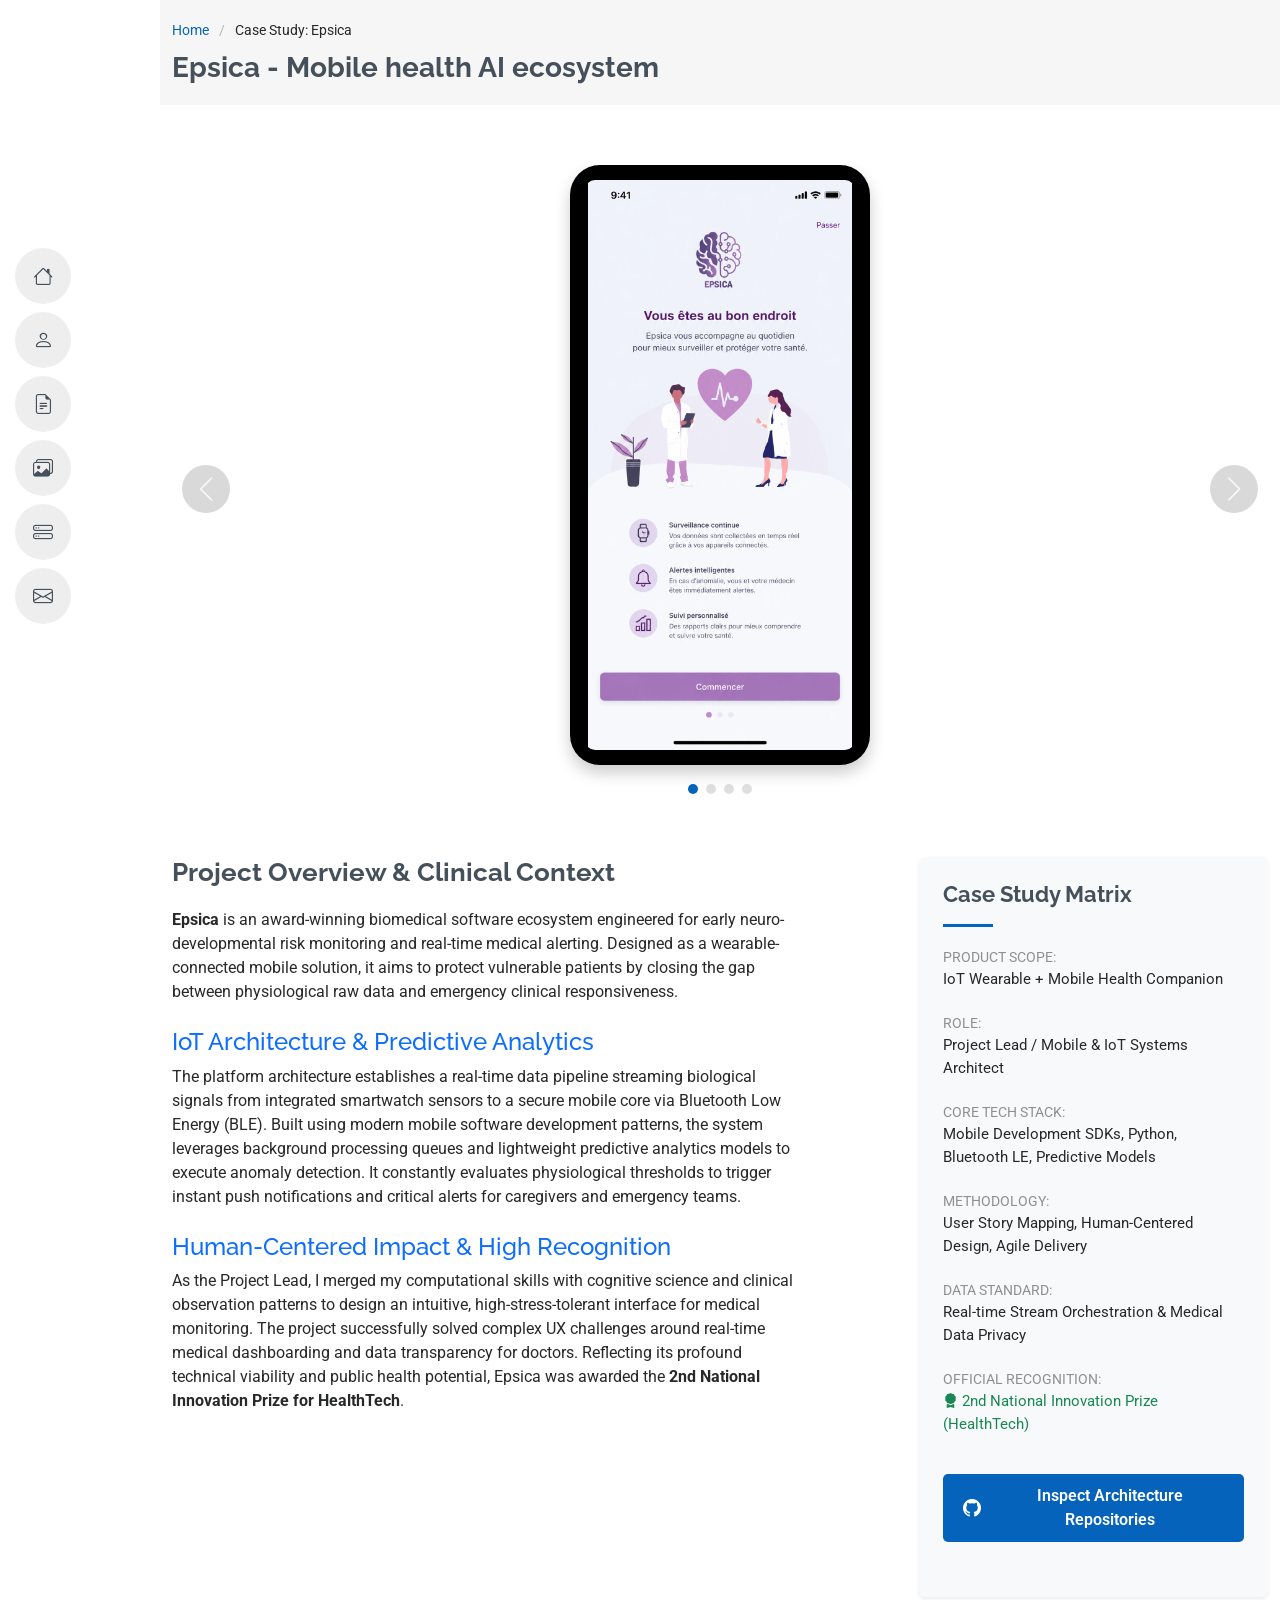
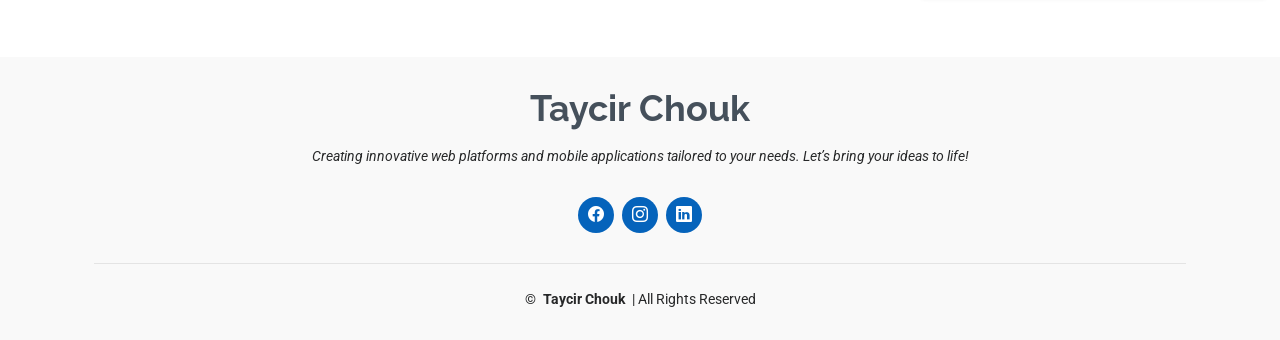
<file: portfolio-details-epsica.html>
<!DOCTYPE html>
<html lang="en">
  <head>
    <meta charset="utf-8" />
    <meta content="width=device-width, initial-scale=1.0" name="viewport" />
    <title>Portfolio Details - Taycir Chouk Resume</title>
    <meta content="" name="description" />
    <meta content="" name="keywords" />

    <!-- Favicons -->
    <link href="assets/img/favicon.png" rel="icon" />
    <link href="assets/img/apple-touch-icon.png" rel="apple-touch-icon" />

    <!-- Fonts -->
    <link href="https://fonts.googleapis.com" rel="preconnect" />
    <link href="https://fonts.gstatic.com" rel="preconnect" crossorigin />
    <link
      href="https://fonts.googleapis.com/css2?family=Roboto:ital,wght@0,100;0,300;0,400;0,500;0,700;0,900;1,100;1,300;1,400;1,500;1,700;1,900&family=Poppins:ital,wght@0,100;0,200;0,300;0,400;0,500;0,600;0,700;0,800;0,900;1,100;1,200;1,300;1,400;1,500;1,600;1,700;1,800;1,900&family=Raleway:ital,wght@0,100;0,200;0,300;0,400;0,500;0,600;0,700;0,800;0,900;1,100;1,200;1,300;1,400;1,500;1,600;1,700;1,800;1,900&display=swap"
      rel="stylesheet"
    />

    <!-- Vendor CSS Files -->
    <link
      href="assets/vendor/bootstrap/css/bootstrap.min.css"
      rel="stylesheet"
    />
    <link
      href="assets/vendor/bootstrap-icons/bootstrap-icons.css"
      rel="stylesheet"
    />
    <link href="assets/vendor/aos/aos.css" rel="stylesheet" />
    <link
      href="assets/vendor/glightbox/css/glightbox.min.css"
      rel="stylesheet"
    />
    <link href="assets/vendor/swiper/swiper-bundle.min.css" rel="stylesheet" />

    <!-- Main CSS File -->
    <link href="assets/css/main.css" rel="stylesheet" />

    <!-- =======================================================
  * Template Name: MyResume
  * Template URL: https://bootstrapmade.com/free-html-bootstrap-template-my-resume/
  * Updated: Jun 29 2024 with Bootstrap v5.3.3
  * Author: BootstrapMade.com
  * License: https://bootstrapmade.com/license/
  ======================================================== -->
  </head>

  <body class="portfolio-details-page">
    <header
      id="header"
      class="header d-flex flex-column justify-content-center"
    >
      <i class="header-toggle d-xl-none bi bi-list"></i>

      <nav id="navmenu" class="navmenu">
        <ul>
          <li>
            <a href="index.html#hero"
              ><i class="bi bi-house navicon"></i><span>Home</span></a
            >
          </li>
          <li>
            <a href="index.html#about"
              ><i class="bi bi-person navicon"></i><span>About</span></a
            >
          </li>
          <li>
            <a href="index.html#resume"
              ><i class="bi bi-file-earmark-text navicon"></i
              ><span>Resume</span></a
            >
          </li>
          <li>
            <a href="index.html#portfolio"
              ><i class="bi bi-images navicon"></i><span>Portfolio</span></a
            >
          </li>
          <li>
            <a href="index.html#services"
              ><i class="bi bi-hdd-stack navicon"></i><span>Services</span></a
            >
          </li>
          <li>
            <a href="index.html#contact"
              ><i class="bi bi-envelope navicon"></i><span>Contact</span></a
            >
          </li>
        </ul>
      </nav>
    </header>

    <main class="main">
      <!-- Page Title -->
      <div class="page-title" data-aos="fade">
        <div class="container">
          <nav class="breadcrumbs">
            <ol>
              <li><a href="index.html">Home</a></li>
              <li class="current">Case Study: Epsica</li>
            </ol>
          </nav>
          <h1>Epsica - Mobile health AI ecosystem</h1>
        </div>
      </div>
      <!-- End Page Title -->

      <!-- Portfolio Details Section -->
      <section id="portfolio-details" class="portfolio-details section">
        <div class="container" data-aos="fade-up">
          
          <!-- Image Slider -->
          <div class="portfolio-details-slider swiper init-swiper">
            <script type="application/json" class="swiper-config">
              {
                "loop": true,
                "speed": 600,
                "autoplay": {
                  "delay": 5000
                },
                "slidesPerView": "auto",
                "navigation": {
                  "nextEl": ".swiper-button-next",
                  "prevEl": ".swiper-button-prev"
                },
                "pagination": {
                  "el": ".swiper-pagination",
                  "type": "bullets",
                  "clickable": true
                }
              }
            </script>
            <div class="swiper-wrapper align-items-center">
              <div class="swiper-slide">
                <div class="phone-frame">
                  <img src="assets/img/portfolio/epsica/epsica-onboarding.png" alt="Epsica Mobile onboarding" class="mobile-screenshot" />
                </div>
              </div>
              <div class="swiper-slide">
                <div class="phone-frame">
                  <img src="assets/img/portfolio/epsica/epsica-dashboard.png" alt="Smartwatch IoT Integration" class="mobile-screenshot" />
                </div>
              </div>
              <div class="swiper-slide">
                <div class="phone-frame">
                  <img src="assets/img/portfolio/epsica/epsica-alert.png" alt="Real-time Medical Alert System" class="mobile-screenshot" />
                </div>
              </div>
              <div class="swiper-slide">
                <div class="phone-frame">
                  <img src="assets/img/portfolio/epsica/epsica-login.png" alt="Epsica Login" class="mobile-screenshot" />
                </div>
              </div>
            </div>
            <div class="swiper-button-prev"></div>
            <div class="swiper-button-next"></div>
            <div class="swiper-pagination"></div>
          </div>

          <div class="row justify-content-between gy-4 mt-4">
            <!-- Project Description -->
            <div class="col-lg-7" data-aos="fade-up">
              <div class="portfolio-description">
                <h2>Project Overview & Clinical Context</h2>
                <p>
                  <strong>Epsica</strong> is an award-winning biomedical software ecosystem engineered for early neuro-developmental risk monitoring and real-time medical alerting. Designed as a wearable-connected mobile solution, it aims to protect vulnerable patients by closing the gap between physiological raw data and emergency clinical responsiveness.
                </p>
                
                <h4 class="mt-4 text-primary">IoT Architecture & Predictive Analytics</h4>
                <p>
                  The platform architecture establishes a real-time data pipeline streaming biological signals from integrated smartwatch sensors to a secure mobile core via Bluetooth Low Energy (BLE). Built using modern mobile software development patterns, the system leverages background processing queues and lightweight predictive analytics models to execute anomaly detection. It constantly evaluates physiological thresholds to trigger instant push notifications and critical alerts for caregivers and emergency teams.
                </p>

                <h4 class="mt-4 text-primary">Human-Centered Impact & High Recognition</h4>
                <p>
                  As the Project Lead, I merged my computational skills with cognitive science and clinical observation patterns to design an intuitive, high-stress-tolerant interface for medical monitoring. The project successfully solved complex UX challenges around real-time medical dashboarding and data transparency for doctors. Reflecting its profound technical viability and public health potential, Epsica was awarded the <strong>2nd National Innovation Prize for HealthTech</strong>.
                </p>
              </div>
            </div>

            <!-- Project Information Sidebar -->
            <div class="col-lg-4" data-aos="fade-up" data-aos-delay="100">
              <div class="portfolio-info bg-light p-4 rounded shadow-sm">
                <h3>Case Study Matrix</h3>
                <ul class="list-unstyled">
                  <li class="mb-2"><strong>Product Scope:</strong> <span>IoT Wearable + Mobile Health Companion</span></li>
                  <li class="mb-2"><strong>Role:</strong> <span>Project Lead / Mobile & IoT Systems Architect</span></li>
                  <li class="mb-2"><strong>Core Tech Stack:</strong> <span>Mobile Development SDKs, Python, Bluetooth LE, Predictive Models</span></li>
                  <li class="mb-2"><strong>Methodology:</strong> <span>User Story Mapping, Human-Centered Design, Agile Delivery</span></li>
                  <li class="mb-2"><strong>Data Standard:</strong> <span>Real-time Stream Orchestration & Medical Data Privacy</span></li>
                  <li class="mb-3 text-success"><strong>Official Recognition:</strong> <span><i class="bi bi-award-fill"></i> 2nd National Innovation Prize (HealthTech)</span></li>
                  <li class="mt-4">
                    <a href="https://github.com" target="_blank" class="btn btn-primary w-100 d-flex align-items-center justify-content-center gap-2">
                      <i class="bi bi-github"></i> Inspect Architecture Repositories
                    </a>
                  </li>
                </ul>
              </div>
            </div>
          </div>
          
        </div>
      </section>
      <!-- /Portfolio Details Section -->
    </main>
    

    <footer id="footer" class="footer position-relative light-background">
      <div class="container text-center">
        <h3 class="sitename">Taycir Chouk</h3>
        <p>
          Creating innovative web platforms and mobile applications tailored to
          your needs. Let’s bring your ideas to life!
        </p>
        <div class="social-links d-flex justify-content-center">
          <a href="https://www.facebook.com/taycir123/" target="_blank"
            ><i class="bi bi-facebook"></i
          ></a>
          <a href="https://www.instagram.com/taycir_chouk/" target="_blank"
            ><i class="bi bi-instagram"></i
          ></a>
          <a
            href="https://www.linkedin.com/in/taycir-chouk-a43996200/?originalSubdomain=tn"
            target="_blank"
            ><i class="bi bi-linkedin"></i
          ></a>
        </div>
        <div class="container mt-4">
          <div class="copyright">
            <span>©</span>
            <strong class="px-1 sitename">Taycir Chouk</strong>
            <span> | All Rights Reserved</span>
          </div>
        </div>
      </div>
    </footer>

    <!-- Scroll Top -->
    <a
      href="#"
      id="scroll-top"
      class="scroll-top d-flex align-items-center justify-content-center"
      ><i class="bi bi-arrow-up-short"></i
    ></a>

    <!-- Preloader -->
    <div id="preloader"></div>

    <!-- Vendor JS Files -->
    <script src="assets/vendor/bootstrap/js/bootstrap.bundle.min.js"></script>
    <script src="assets/vendor/php-email-form/validate.js"></script>
    <script src="assets/vendor/aos/aos.js"></script>
    <script src="assets/vendor/typed.js/typed.umd.js"></script>
    <script src="assets/vendor/purecounter/purecounter_vanilla.js"></script>
    <script src="assets/vendor/waypoints/noframework.waypoints.js"></script>
    <script src="assets/vendor/glightbox/js/glightbox.min.js"></script>
    <script src="assets/vendor/imagesloaded/imagesloaded.pkgd.min.js"></script>
    <script src="assets/vendor/isotope-layout/isotope.pkgd.min.js"></script>
    <script src="assets/vendor/swiper/swiper-bundle.min.js"></script>

    <!-- Main JS File -->
    <script src="assets/js/main.js"></script>
  </body>
</html>
</file>
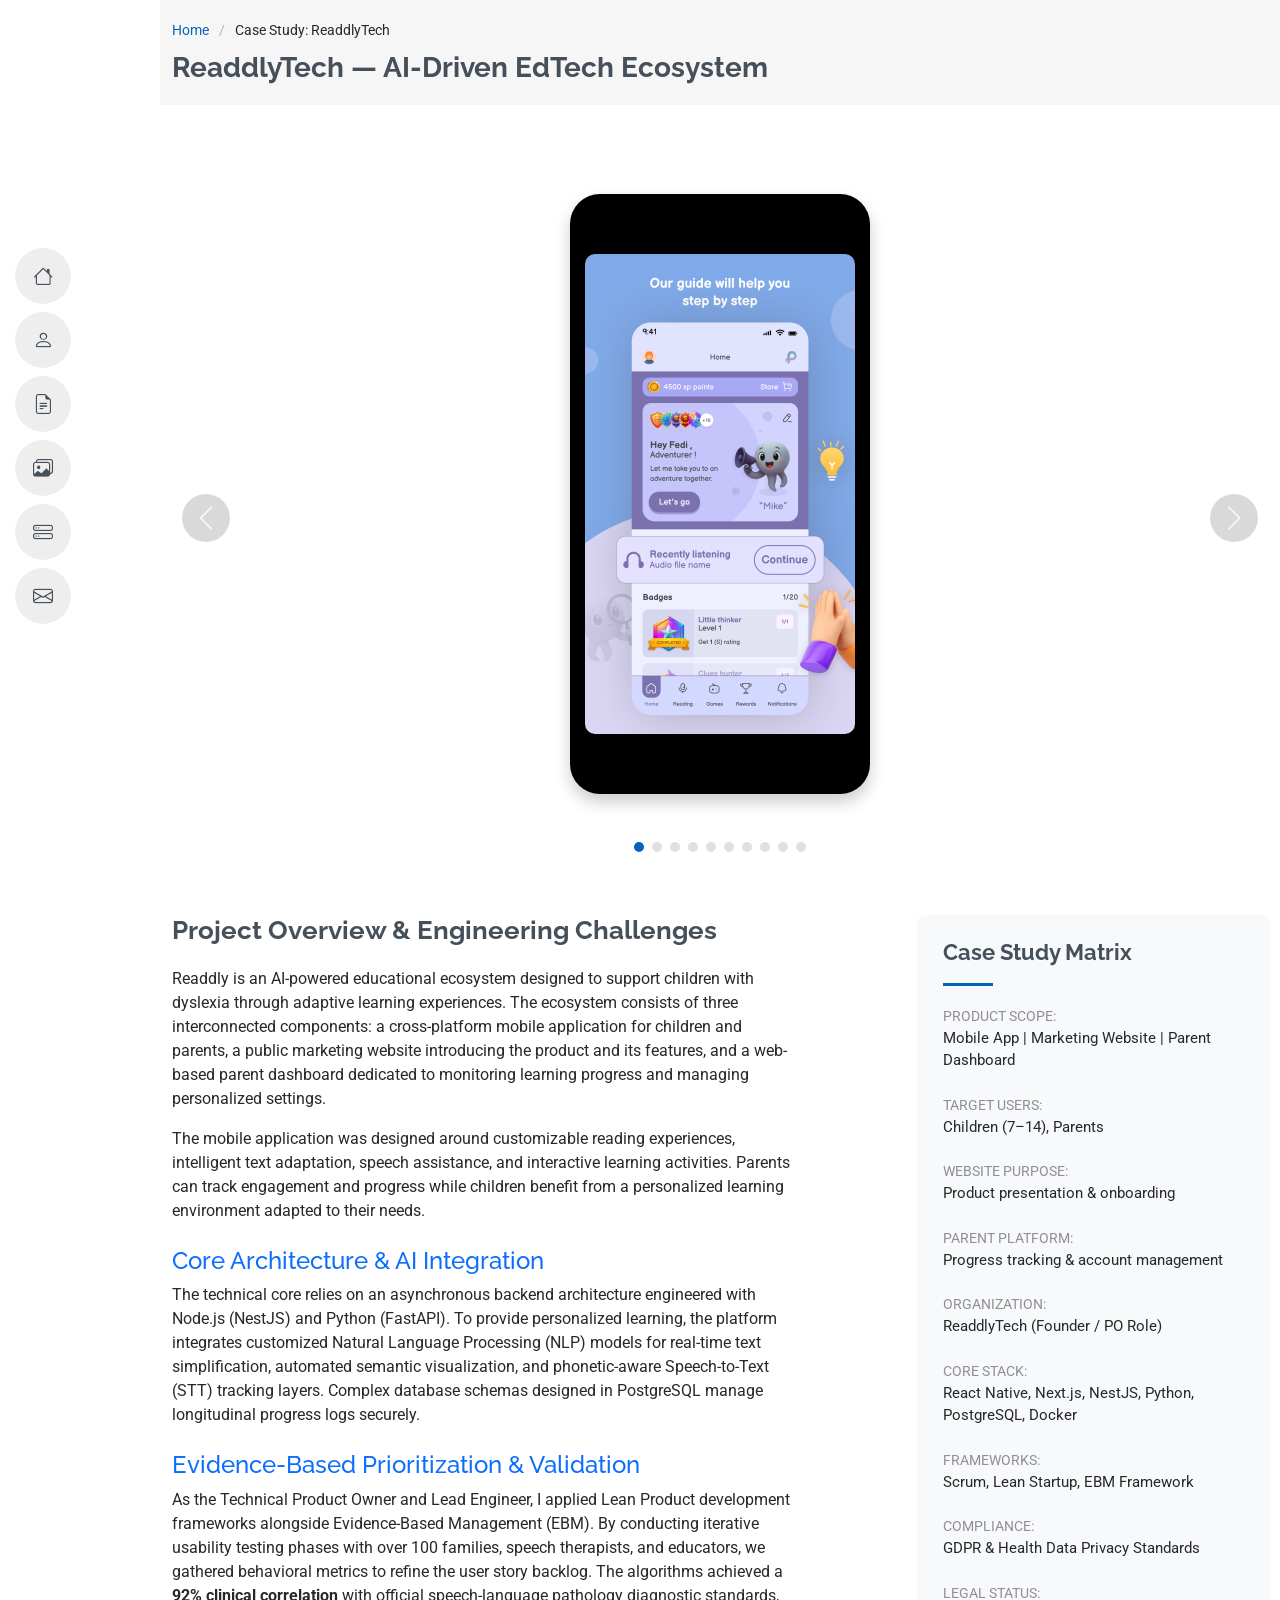
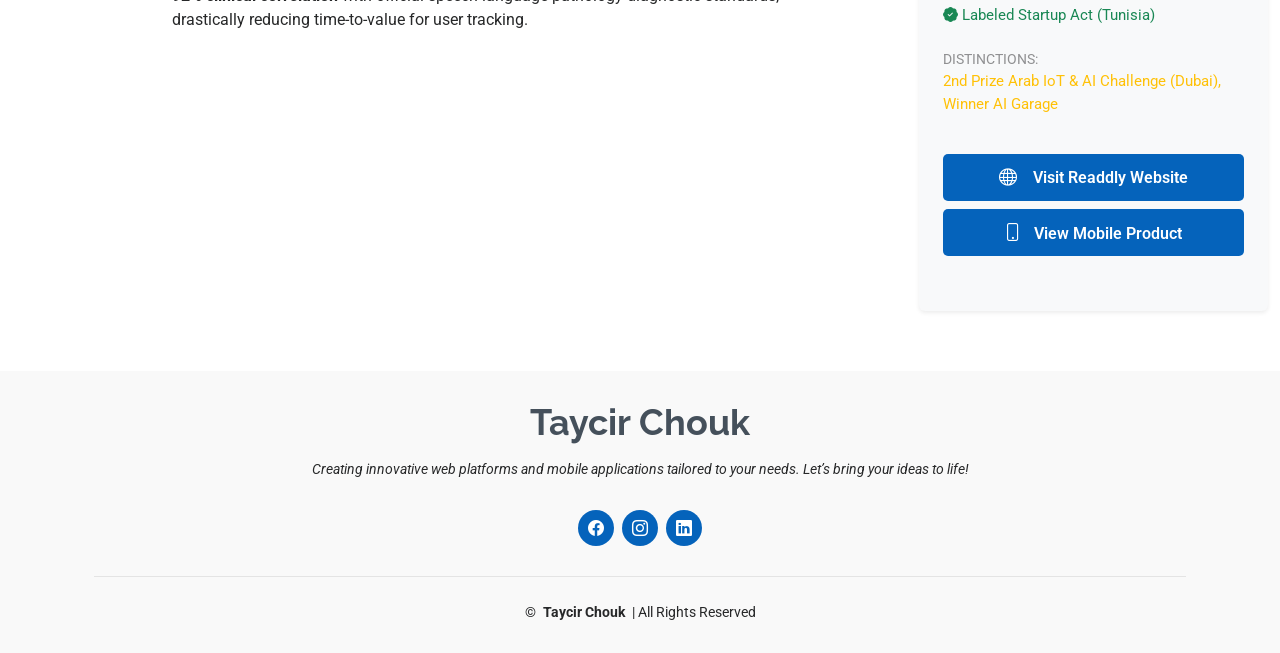
<file: portfolio-details-readdly.html>
<!DOCTYPE html>
<html lang="en">
  <head>
    <meta charset="utf-8" />
    <meta content="width=device-width, initial-scale=1.0" name="viewport" />
    <title>Portfolio Details - Taycir Chouk Resume</title>
    <meta content="" name="description" />
    <meta content="" name="keywords" />

    <!-- Favicons -->
    <link href="assets/img/favicon.png" rel="icon" />
    <link href="assets/img/apple-touch-icon.png" rel="apple-touch-icon" />

    <!-- Fonts -->
    <link href="https://fonts.googleapis.com" rel="preconnect" />
    <link href="https://fonts.gstatic.com" rel="preconnect" crossorigin />
    <link
      href="https://fonts.googleapis.com/css2?family=Roboto:ital,wght@0,100;0,300;0,400;0,500;0,700;0,900;1,100;1,300;1,400;1,500;1,700;1,900&family=Poppins:ital,wght@0,100;0,200;0,300;0,400;0,500;0,600;0,700;0,800;0,900;1,100;1,200;1,300;1,400;1,500;1,600;1,700;1,800;1,900&family=Raleway:ital,wght@0,100;0,200;0,300;0,400;0,500;0,600;0,700;0,800;0,900;1,100;1,200;1,300;1,400;1,500;1,600;1,700;1,800;1,900&display=swap"
      rel="stylesheet"
    />

    <!-- Vendor CSS Files -->
    <link
      href="assets/vendor/bootstrap/css/bootstrap.min.css"
      rel="stylesheet"
    />
    <link
      href="assets/vendor/bootstrap-icons/bootstrap-icons.css"
      rel="stylesheet"
    />
    <link href="assets/vendor/aos/aos.css" rel="stylesheet" />
    <link
      href="assets/vendor/glightbox/css/glightbox.min.css"
      rel="stylesheet"
    />
    <link href="assets/vendor/swiper/swiper-bundle.min.css" rel="stylesheet" />

    <!-- Main CSS File -->
    <link href="assets/css/main.css" rel="stylesheet" />

    <!-- =======================================================
  * Template Name: MyResume
  * Template URL: https://bootstrapmade.com/free-html-bootstrap-template-my-resume/
  * Updated: Jun 29 2024 with Bootstrap v5.3.3
  * Author: BootstrapMade.com
  * License: https://bootstrapmade.com/license/
  ======================================================== -->
  </head>

  <body class="portfolio-details-page">
    <header
      id="header"
      class="header d-flex flex-column justify-content-center"
    >
      <i class="header-toggle d-xl-none bi bi-list"></i>

      <nav id="navmenu" class="navmenu">
        <ul>
          <li>
            <a href="index.html#hero"
              ><i class="bi bi-house navicon"></i><span>Home</span></a
            >
          </li>
          <li>
            <a href="index.html#about"
              ><i class="bi bi-person navicon"></i><span>About</span></a
            >
          </li>
          <li>
            <a href="index.html#resume"
              ><i class="bi bi-file-earmark-text navicon"></i
              ><span>Resume</span></a
            >
          </li>
          <li>
            <a href="index.html#portfolio"
              ><i class="bi bi-images navicon"></i><span>Portfolio</span></a
            >
          </li>
          <li>
            <a href="index.html#services"
              ><i class="bi bi-hdd-stack navicon"></i><span>Services</span></a
            >
          </li>
          <li>
            <a href="index.html#contact"
              ><i class="bi bi-envelope navicon"></i><span>Contact</span></a
            >
          </li>
        </ul>
      </nav>
    </header>

    <main class="main">
      <!-- Page Title -->
      <div class="page-title" data-aos="fade">
        <div class="container">
          <nav class="breadcrumbs">
            <ol>
              <li><a href="index.html">Home</a></li>
              <li class="current">Case Study: ReaddlyTech</li>
            </ol>
          </nav>
          <h1>ReaddlyTech — AI-Driven EdTech Ecosystem</h1>
        </div>
      </div>
      <!-- End Page Title -->
    
      <!-- Portfolio Details Section -->
      <section id="portfolio-details" class="portfolio-details section">
        <div class="container" data-aos="fade-up">
          
          <!-- Swiper Slider (Garder vos configurations et images) -->
          <div class="portfolio-details-slider swiper init-swiper">
            <script type="application/json" class="swiper-config">
              {
                "loop": true,
                "speed": 600,
                "autoplay": {
                  "delay": 5000
                },
                "slidesPerView": "auto",
                "navigation": {
                  "nextEl": ".swiper-button-next",
                  "prevEl": ".swiper-button-prev"
                },
                "pagination": {
                  "el": ".swiper-pagination",
                  "type": "bullets",
                  "clickable": true
                }
              }
            </script>
            <div class="swiper-wrapper align-items-center">

              <div class="swiper-slide">
                <div class="phone-frame">
                  <img
                    src="assets/img/portfolio/readdly/Our guide will help your child step by step.jpg"
                    alt="Readdly onboarding experience with guided learning journey"
                  />
                </div>
              </div>
            
              <div class="swiper-slide">
                <div class="phone-frame">
                  <img
                    src="assets/img/portfolio/readdly/Every Child Learns Differently.jpg"
                    alt="Readdly personalized assessment and adaptive learning experience"
                  />
                </div>
              </div>
            
              <div class="swiper-slide">
                <div class="phone-frame">
                  <img
                    src="assets/img/portfolio/readdly/Complete levels to customize  your profile.jpg"
                    alt="Readdly profile customization through learning progression"
                  />
                </div>
              </div>
            
              <div class="swiper-slide">
                <div class="phone-frame">
                  <img
                    src="assets/img/portfolio/readdly/Play different games  based on your needs.jpg"
                    alt="Readdly smart learning and story mode activities"
                  />
                </div>
              </div>
            
              <div class="swiper-slide">
                <div class="phone-frame">
                  <img
                    src="assets/img/portfolio/readdly/Play a variety of games, including styles  designed for children with dyslexia..jpg"
                    alt="Readdly dyslexia-friendly educational games"
                  />
                </div>
              </div>
            
              <div class="swiper-slide">
                <div class="phone-frame">
                  <img
                    src="assets/img/portfolio/readdly/Complete levels to customize  your profile.jpg"
                    alt="Readdly child progression and achievement tracking"
                  />
                </div>
              </div>
            
              <div class="swiper-slide">
                <div class="phone-frame">
                  <img
                    src="assets/img/portfolio/readdly/Convert images into text with audio,  offering full customization..jpg"
                    alt="Readdly AI scan with text-to-speech and reading customization"
                  />
                </div>
              </div>
            
              <div class="swiper-slide">
                <div class="phone-frame">
                  <img
                    src="assets/img/portfolio/readdly/Get full reports and insights  into your child’s activities.jpg"
                    alt="Readdly parent analytics and child progress reports"
                  />
                </div>
              </div>
            
              <div class="swiper-slide">
                <div class="phone-frame">
                  <img
                    src="assets/img/portfolio/readdly/Take control of your child’s account . set timers, manage settings, and more..jpg"
                    alt="Readdly parental controls and account management settings"
                  />
                </div>
              </div>
            
              <div class="swiper-slide">
                <div class="website-frame">
                  <img
                    src="assets/img/portfolio/readdly/readdly-website.png"
                    alt="Readdly public website and product presentation"
                  />
                </div>
              </div>
            
            </div>
            <div class="swiper-button-prev"></div>
            <div class="swiper-button-next"></div>
            <div class="swiper-pagination"></div>
          </div>
    
          <div class="row justify-content-between gy-4 mt-4">
            <!-- Technical and Product Description -->
            <div class="col-lg-7" data-aos="fade-up">
              <div class="portfolio-description">
                <h2>Project Overview & Engineering Challenges</h2>
                <p>
                  Readdly is an AI-powered educational ecosystem designed to support children with dyslexia through adaptive learning experiences. The ecosystem consists of three interconnected components: a cross-platform mobile application for children and parents, a public marketing website introducing the product and its features, and a web-based parent dashboard dedicated to monitoring learning progress and managing personalized settings.
                  </p>
                  
                  <p>
                  The mobile application was designed around customizable reading experiences, intelligent text adaptation, speech assistance, and interactive learning activities. Parents can track engagement and progress while children benefit from a personalized learning environment adapted to their needs.
                  </p>
                
                <h4 class="mt-4 text-primary">Core Architecture & AI Integration</h4>
                <p>
                  The technical core relies on an asynchronous backend architecture engineered with Node.js (NestJS) and Python (FastAPI). To provide personalized learning, the platform integrates customized Natural Language Processing (NLP) models for real-time text simplification, automated semantic visualization, and phonetic-aware Speech-to-Text (STT) tracking layers. Complex database schemas designed in PostgreSQL manage longitudinal progress logs securely.
                </p>
    
                <h4 class="mt-4 text-primary">Evidence-Based Prioritization & Validation</h4>
                <p>
                  As the Technical Product Owner and Lead Engineer, I applied Lean Product development frameworks alongside Evidence-Based Management (EBM). By conducting iterative usability testing phases with over 100 families, speech therapists, and educators, we gathered behavioral metrics to refine the user story backlog. The algorithms achieved a <strong>92% clinical correlation</strong> with official speech-language pathology diagnostic standards, drastically reducing time-to-value for user tracking.
                </p>
              </div>
            </div>
    
            <!-- Meta Information Sidebar -->
            <div class="col-lg-4" data-aos="fade-up" data-aos-delay="100">
              <div class="portfolio-info bg-light p-4 rounded shadow-sm">
                <h3>Case Study Matrix</h3>
                <ul class="list-unstyled">
                  <li class="mb-2">
                    <strong>Product Scope:</strong>
                    <span>
                      Mobile App | Marketing Website | Parent Dashboard
                    </span>
                  </li>
                  <li class="mb-2">
                    <strong>Target Users:</strong>
                    <span>Children (7–14), Parents</span>
                  </li>
                  
                  <li class="mb-2">
                    <strong>Website Purpose:</strong>
                    <span>Product presentation & onboarding</span>
                  </li>
                  
                  <li class="mb-2">
                    <strong>Parent Platform:</strong>
                    <span>Progress tracking & account management</span>
                  </li>
                  <li class="mb-2"><strong>Organization:</strong> <span>ReaddlyTech (Founder / PO Role)</span></li>
                  <li class="mb-2"><strong>Core Stack:</strong> <span>React Native, Next.js, NestJS, Python, PostgreSQL, Docker</span></li>
                  <li class="mb-2"><strong>Frameworks:</strong> <span>Scrum, Lean Startup, EBM Framework</span></li>
                  <li class="mb-2"><strong>Compliance:</strong> <span>GDPR & Health Data Privacy Standards</span></li>
                  <li class="mb-2 text-success"><strong>Legal Status:</strong> <span><i class="bi bi-patch-check-fill"></i> Labeled Startup Act (Tunisia)</span></li>
                  <li class="mb-3 text-warning"><strong>Distinctions:</strong> <span>2nd Prize Arab IoT & AI Challenge (Dubai), Winner AI Garage</span></li>
                  <li class="mt-4">
                    <a href="https://readdlytech.com" target="_blank" class="btn btn-primary w-100 d-flex align-items-center justify-content-center gap-2">
                      <i class="bi bi-globe"></i> Visit Readdly Website
                    </a>
                    <a href="#" class="btn btn-outline-primary w-100 mt-2">
                      <i class="bi bi-phone"></i>
                      View Mobile Product
                   </a>
                  </li>
                </ul>
              </div>
            </div>
          </div>
          
        </div>
      </section>
      <!-- /Portfolio Details Section -->
    </main>
    

    <footer id="footer" class="footer position-relative light-background">
      <div class="container text-center">
        <h3 class="sitename">Taycir Chouk</h3>
        <p>
          Creating innovative web platforms and mobile applications tailored to
          your needs. Let’s bring your ideas to life!
        </p>
        <div class="social-links d-flex justify-content-center">
          <a href="https://www.facebook.com/taycir123/" target="_blank"
            ><i class="bi bi-facebook"></i
          ></a>
          <a href="https://www.instagram.com/taycir_chouk/" target="_blank"
            ><i class="bi bi-instagram"></i
          ></a>
          <a
            href="https://www.linkedin.com/in/taycir-chouk-a43996200/?originalSubdomain=tn"
            target="_blank"
            ><i class="bi bi-linkedin"></i
          ></a>
        </div>
        <div class="container mt-4">
          <div class="copyright">
            <span>©</span>
            <strong class="px-1 sitename">Taycir Chouk</strong>
            <span> | All Rights Reserved</span>
          </div>
        </div>
      </div>
    </footer>

    <!-- Scroll Top -->
    <a
      href="#"
      id="scroll-top"
      class="scroll-top d-flex align-items-center justify-content-center"
      ><i class="bi bi-arrow-up-short"></i
    ></a>

    <!-- Preloader -->
    <div id="preloader"></div>

    <!-- Vendor JS Files -->
    <script src="assets/vendor/bootstrap/js/bootstrap.bundle.min.js"></script>
    <script src="assets/vendor/php-email-form/validate.js"></script>
    <script src="assets/vendor/aos/aos.js"></script>
    <script src="assets/vendor/typed.js/typed.umd.js"></script>
    <script src="assets/vendor/purecounter/purecounter_vanilla.js"></script>
    <script src="assets/vendor/waypoints/noframework.waypoints.js"></script>
    <script src="assets/vendor/glightbox/js/glightbox.min.js"></script>
    <script src="assets/vendor/imagesloaded/imagesloaded.pkgd.min.js"></script>
    <script src="assets/vendor/isotope-layout/isotope.pkgd.min.js"></script>
    <script src="assets/vendor/swiper/swiper-bundle.min.js"></script>

    <!-- Main JS File -->
    <script src="assets/js/main.js"></script>
  </body>
</html>
</file>
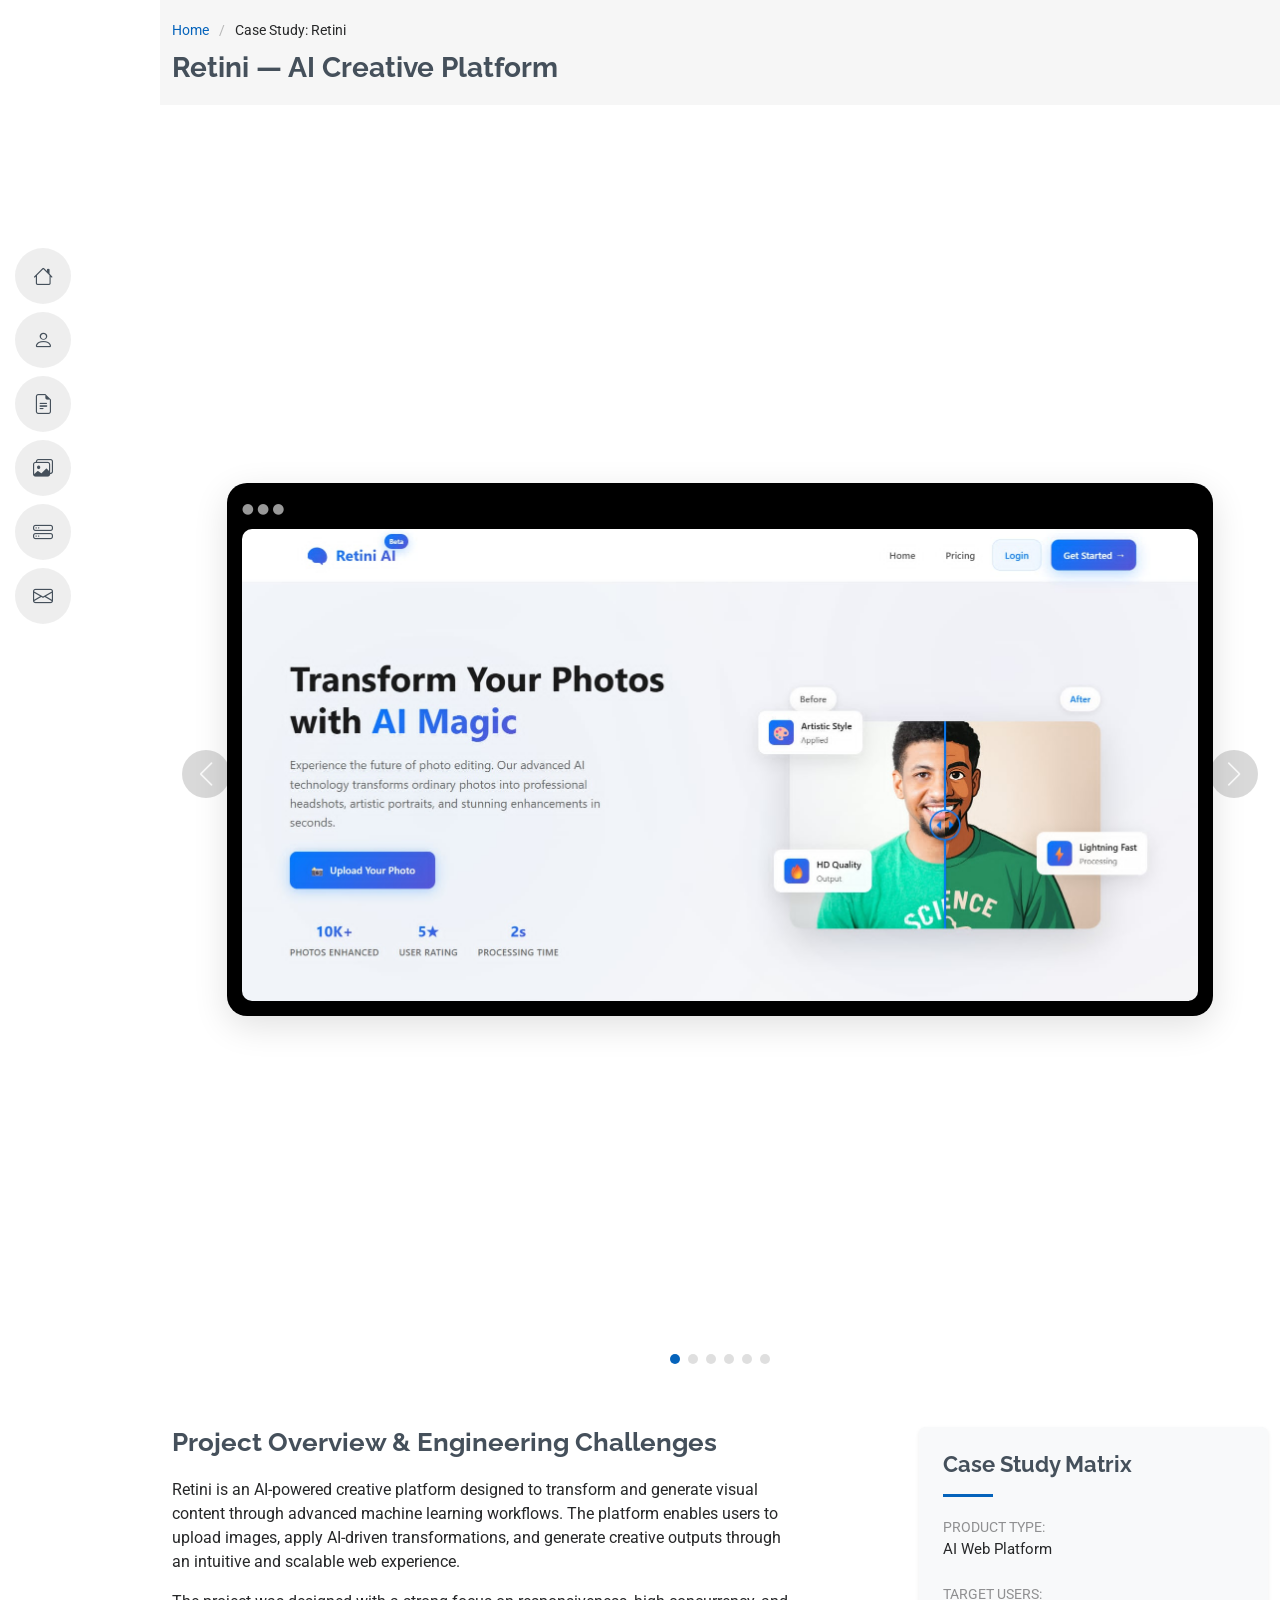
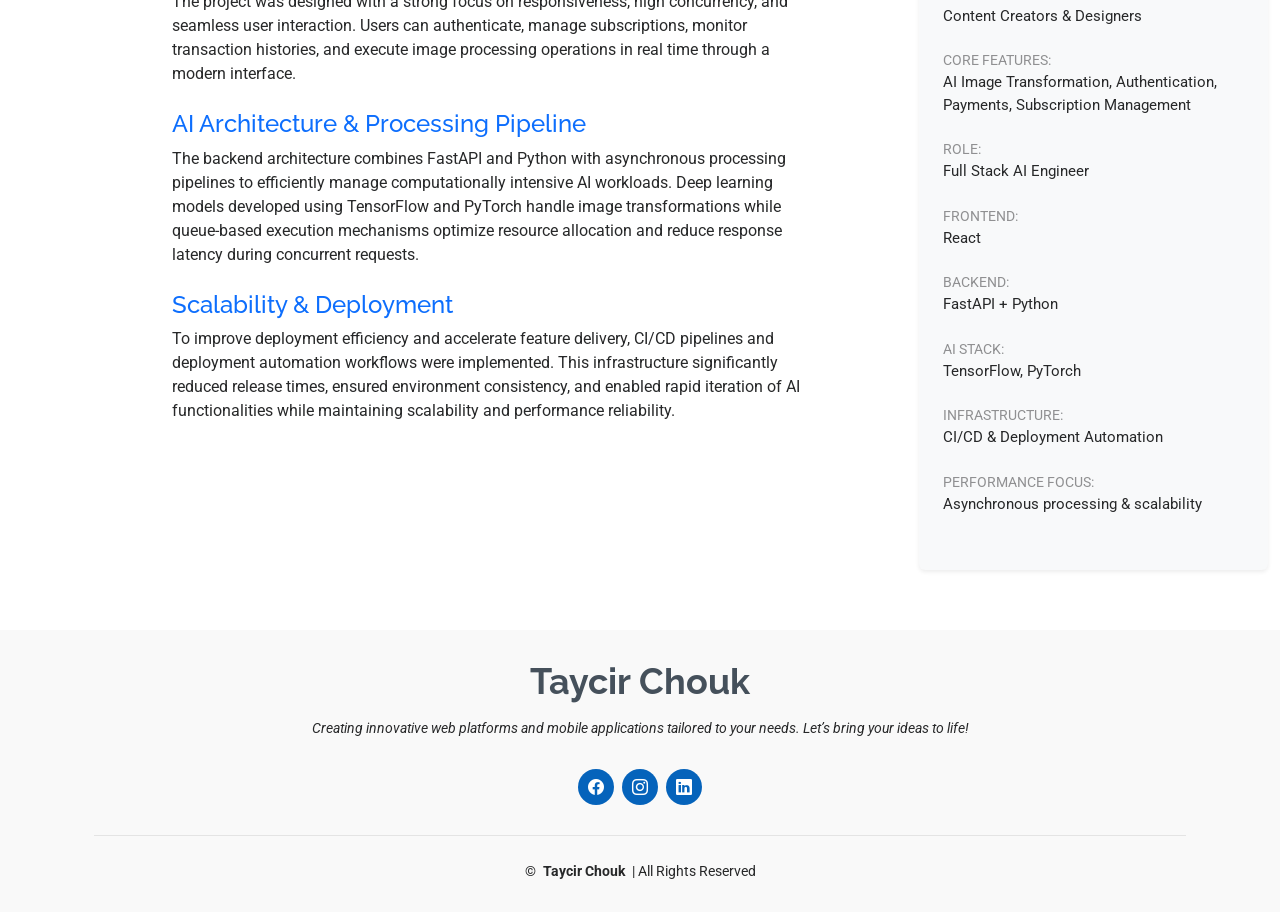
<file: portfolio-details-retini.html>
<!DOCTYPE html>
<html lang="en">
  <head>
    <meta charset="utf-8" />
    <meta content="width=device-width, initial-scale=1.0" name="viewport" />
    <title>Portfolio Details - Taycir Chouk Resume</title>
    <meta content="" name="description" />
    <meta content="" name="keywords" />

    <!-- Favicons -->
    <link href="assets/img/favicon.png" rel="icon" />
    <link href="assets/img/apple-touch-icon.png" rel="apple-touch-icon" />

    <!-- Fonts -->
    <link href="https://fonts.googleapis.com" rel="preconnect" />
    <link href="https://fonts.gstatic.com" rel="preconnect" crossorigin />
    <link
      href="https://fonts.googleapis.com/css2?family=Roboto:ital,wght@0,100;0,300;0,400;0,500;0,700;0,900;1,100;1,300;1,400;1,500;1,700;1,900&family=Poppins:ital,wght@0,100;0,200;0,300;0,400;0,500;0,600;0,700;0,800;0,900;1,100;1,200;1,300;1,400;1,500;1,600;1,700;1,800;1,900&family=Raleway:ital,wght@0,100;0,200;0,300;0,400;0,500;0,600;0,700;0,800;0,900;1,100;1,200;1,300;1,400;1,500;1,600;1,700;1,800;1,900&display=swap"
      rel="stylesheet"
    />

    <!-- Vendor CSS Files -->
    <link
      href="assets/vendor/bootstrap/css/bootstrap.min.css"
      rel="stylesheet"
    />
    <link
      href="assets/vendor/bootstrap-icons/bootstrap-icons.css"
      rel="stylesheet"
    />
    <link href="assets/vendor/aos/aos.css" rel="stylesheet" />
    <link
      href="assets/vendor/glightbox/css/glightbox.min.css"
      rel="stylesheet"
    />
    <link href="assets/vendor/swiper/swiper-bundle.min.css" rel="stylesheet" />

    <!-- Main CSS File -->
    <link href="assets/css/main.css" rel="stylesheet" />

    <!-- =======================================================
  * Template Name: MyResume
  * Template URL: https://bootstrapmade.com/free-html-bootstrap-template-my-resume/
  * Updated: Jun 29 2024 with Bootstrap v5.3.3
  * Author: BootstrapMade.com
  * License: https://bootstrapmade.com/license/
  ======================================================== -->
  </head>

  <body class="portfolio-details-page">
    <header
      id="header"
      class="header d-flex flex-column justify-content-center"
    >
      <i class="header-toggle d-xl-none bi bi-list"></i>

      <nav id="navmenu" class="navmenu">
        <ul>
          <li>
            <a href="index.html#hero"
              ><i class="bi bi-house navicon"></i><span>Home</span></a
            >
          </li>
          <li>
            <a href="index.html#about"
              ><i class="bi bi-person navicon"></i><span>About</span></a
            >
          </li>
          <li>
            <a href="index.html#resume"
              ><i class="bi bi-file-earmark-text navicon"></i
              ><span>Resume</span></a
            >
          </li>
          <li>
            <a href="index.html#portfolio"
              ><i class="bi bi-images navicon"></i><span>Portfolio</span></a
            >
          </li>
          <li>
            <a href="index.html#services"
              ><i class="bi bi-hdd-stack navicon"></i><span>Services</span></a
            >
          </li>
          <li>
            <a href="index.html#contact"
              ><i class="bi bi-envelope navicon"></i><span>Contact</span></a
            >
          </li>
        </ul>
      </nav>
    </header>

    <main class="main">
  
        <!-- Page Title -->
        <div class="page-title" data-aos="fade">
          <div class="container">
            <nav class="breadcrumbs">
              <ol>
                <li><a href="index.html">Home</a></li>
                <li class="current">Case Study: Retini</li>
              </ol>
            </nav>
            <h1>Retini — AI Creative Platform</h1>
          </div>
        </div>
      
        <!-- Portfolio Details Section -->
        <section id="portfolio-details" class="portfolio-details section">
          <div class="container" data-aos="fade-up">
      
            <!-- Slider -->
            <div class="portfolio-details-slider swiper init-swiper">
      
              <script type="application/json" class="swiper-config">
              {
                "loop": true,
                "speed": 600,
                "autoplay": {
                  "delay": 5000
                },
                "slidesPerView": "auto",
                "navigation": {
                  "nextEl": ".swiper-button-next",
                  "prevEl": ".swiper-button-prev"
                },
                "pagination": {
                  "el": ".swiper-pagination",
                  "type": "bullets",
                  "clickable": true
                }
              }
              </script>
      
              <div class="swiper-wrapper align-items-center">
      
                <div class="swiper-slide">
                  <div class="website-frame">
                    <img
                      src="assets/img/portfolio/retini/retini-home-page.jpeg"
                      alt="Retini AI creative platform homepage"
                    />
                  </div>
                </div>
      
                <div class="swiper-slide">
                  <div class="website-frame">
                    <img
                      src="assets/img/portfolio/retini/retini-login.jpeg"
                      alt="Retini user authentication login interface"
                    />
                  </div>
                </div>
      
                <div class="swiper-slide">
                  <div class="website-frame">
                    <img
                      src="assets/img/portfolio/retini/retini-register.jpeg"
                      alt="Retini user registration and onboarding interface"
                    />
                  </div>
                </div>
      
                <div class="swiper-slide">
                  <div class="website-frame">
                    <img
                      src="assets/img/portfolio/retini/retini-pricing.jpeg"
                      alt="Retini pricing plans and subscription options"
                    />
                  </div>
                </div>
      
                <div class="swiper-slide">
                  <div class="website-frame">
                    <img
                      src="assets/img/portfolio/retini/retini-transactions.jpeg"
                      alt="Retini transaction and payment history dashboard"
                    />
                  </div>
                </div>
      
                <div class="swiper-slide">
                  <div class="website-frame">
                    <img
                      src="assets/img/portfolio/retini/retini-transform.jpeg"
                      alt="Retini AI image transformation interface"
                    />
                  </div>
                </div>
      
              </div>
      
              <div class="swiper-button-prev"></div>
              <div class="swiper-button-next"></div>
              <div class="swiper-pagination"></div>
      
            </div>
      
      
            <div class="row justify-content-between gy-4 mt-4">
      
              <!-- Description -->
              <div class="col-lg-7" data-aos="fade-up">
      
                <div class="portfolio-description">
      
                  <h2>Project Overview & Engineering Challenges</h2>
      
                  <p>
                    Retini is an AI-powered creative platform designed to transform and generate visual content through advanced machine learning workflows. The platform enables users to upload images, apply AI-driven transformations, and generate creative outputs through an intuitive and scalable web experience.
                  </p>
      
                  <p>
                    The project was designed with a strong focus on responsiveness, high concurrency, and seamless user interaction. Users can authenticate, manage subscriptions, monitor transaction histories, and execute image processing operations in real time through a modern interface.
                  </p>
      
      
                  <h4 class="mt-4 text-primary">
                    AI Architecture & Processing Pipeline
                  </h4>
      
                  <p>
                    The backend architecture combines FastAPI and Python with asynchronous processing pipelines to efficiently manage computationally intensive AI workloads. Deep learning models developed using TensorFlow and PyTorch handle image transformations while queue-based execution mechanisms optimize resource allocation and reduce response latency during concurrent requests.
                  </p>
      
      
                  <h4 class="mt-4 text-primary">
                    Scalability & Deployment
                  </h4>
      
                  <p>
                    To improve deployment efficiency and accelerate feature delivery, CI/CD pipelines and deployment automation workflows were implemented. This infrastructure significantly reduced release times, ensured environment consistency, and enabled rapid iteration of AI functionalities while maintaining scalability and performance reliability.
                  </p>
      
                </div>
      
              </div>
      
      
              <!-- Sidebar -->
              <div
                class="col-lg-4"
                data-aos="fade-up"
                data-aos-delay="100"
              >
      
                <div
                  class="portfolio-info bg-light p-4 rounded shadow-sm"
                >
      
                  <h3>Case Study Matrix</h3>
      
                  <ul class="list-unstyled">
      
                    <li class="mb-2">
                      <strong>Product Type:</strong>
                      <span>AI Web Platform</span>
                    </li>
      
                    <li class="mb-2">
                      <strong>Target Users:</strong>
                      <span>Content Creators & Designers</span>
                    </li>
      
                    <li class="mb-2">
                      <strong>Core Features:</strong>
                      <span>
                        AI Image Transformation, Authentication, Payments, Subscription Management
                      </span>
                    </li>
      
                    <li class="mb-2">
                      <strong>Role:</strong>
                      <span>Full Stack AI Engineer</span>
                    </li>
      
                    <li class="mb-2">
                      <strong>Frontend:</strong>
                      <span>React</span>
                    </li>
      
                    <li class="mb-2">
                      <strong>Backend:</strong>
                      <span>FastAPI + Python</span>
                    </li>
      
                    <li class="mb-2">
                      <strong>AI Stack:</strong>
                      <span>TensorFlow, PyTorch</span>
                    </li>
      
                    <li class="mb-2">
                      <strong>Infrastructure:</strong>
                      <span>CI/CD & Deployment Automation</span>
                    </li>
      
                    <li class="mb-2">
                      <strong>Performance Focus:</strong>
                      <span>Asynchronous processing & scalability</span>
                    </li>
      
                  </ul>
      
                </div>
      
              </div>
      
            </div>
      
          </div>
        </section>
      
      </main>
    

    <footer id="footer" class="footer position-relative light-background">
      <div class="container text-center">
        <h3 class="sitename">Taycir Chouk</h3>
        <p>
          Creating innovative web platforms and mobile applications tailored to
          your needs. Let’s bring your ideas to life!
        </p>
        <div class="social-links d-flex justify-content-center">
          <a href="https://www.facebook.com/taycir123/" target="_blank"
            ><i class="bi bi-facebook"></i
          ></a>
          <a href="https://www.instagram.com/taycir_chouk/" target="_blank"
            ><i class="bi bi-instagram"></i
          ></a>
          <a
            href="https://www.linkedin.com/in/taycir-chouk-a43996200/?originalSubdomain=tn"
            target="_blank"
            ><i class="bi bi-linkedin"></i
          ></a>
        </div>
        <div class="container mt-4">
          <div class="copyright">
            <span>©</span>
            <strong class="px-1 sitename">Taycir Chouk</strong>
            <span> | All Rights Reserved</span>
          </div>
        </div>
      </div>
    </footer>

    <!-- Scroll Top -->
    <a
      href="#"
      id="scroll-top"
      class="scroll-top d-flex align-items-center justify-content-center"
      ><i class="bi bi-arrow-up-short"></i
    ></a>

    <!-- Preloader -->
    <div id="preloader"></div>

    <!-- Vendor JS Files -->
    <script src="assets/vendor/bootstrap/js/bootstrap.bundle.min.js"></script>
    <script src="assets/vendor/php-email-form/validate.js"></script>
    <script src="assets/vendor/aos/aos.js"></script>
    <script src="assets/vendor/typed.js/typed.umd.js"></script>
    <script src="assets/vendor/purecounter/purecounter_vanilla.js"></script>
    <script src="assets/vendor/waypoints/noframework.waypoints.js"></script>
    <script src="assets/vendor/glightbox/js/glightbox.min.js"></script>
    <script src="assets/vendor/imagesloaded/imagesloaded.pkgd.min.js"></script>
    <script src="assets/vendor/isotope-layout/isotope.pkgd.min.js"></script>
    <script src="assets/vendor/swiper/swiper-bundle.min.js"></script>

    <!-- Main JS File -->
    <script src="assets/js/main.js"></script>
  </body>
</html>
</file>
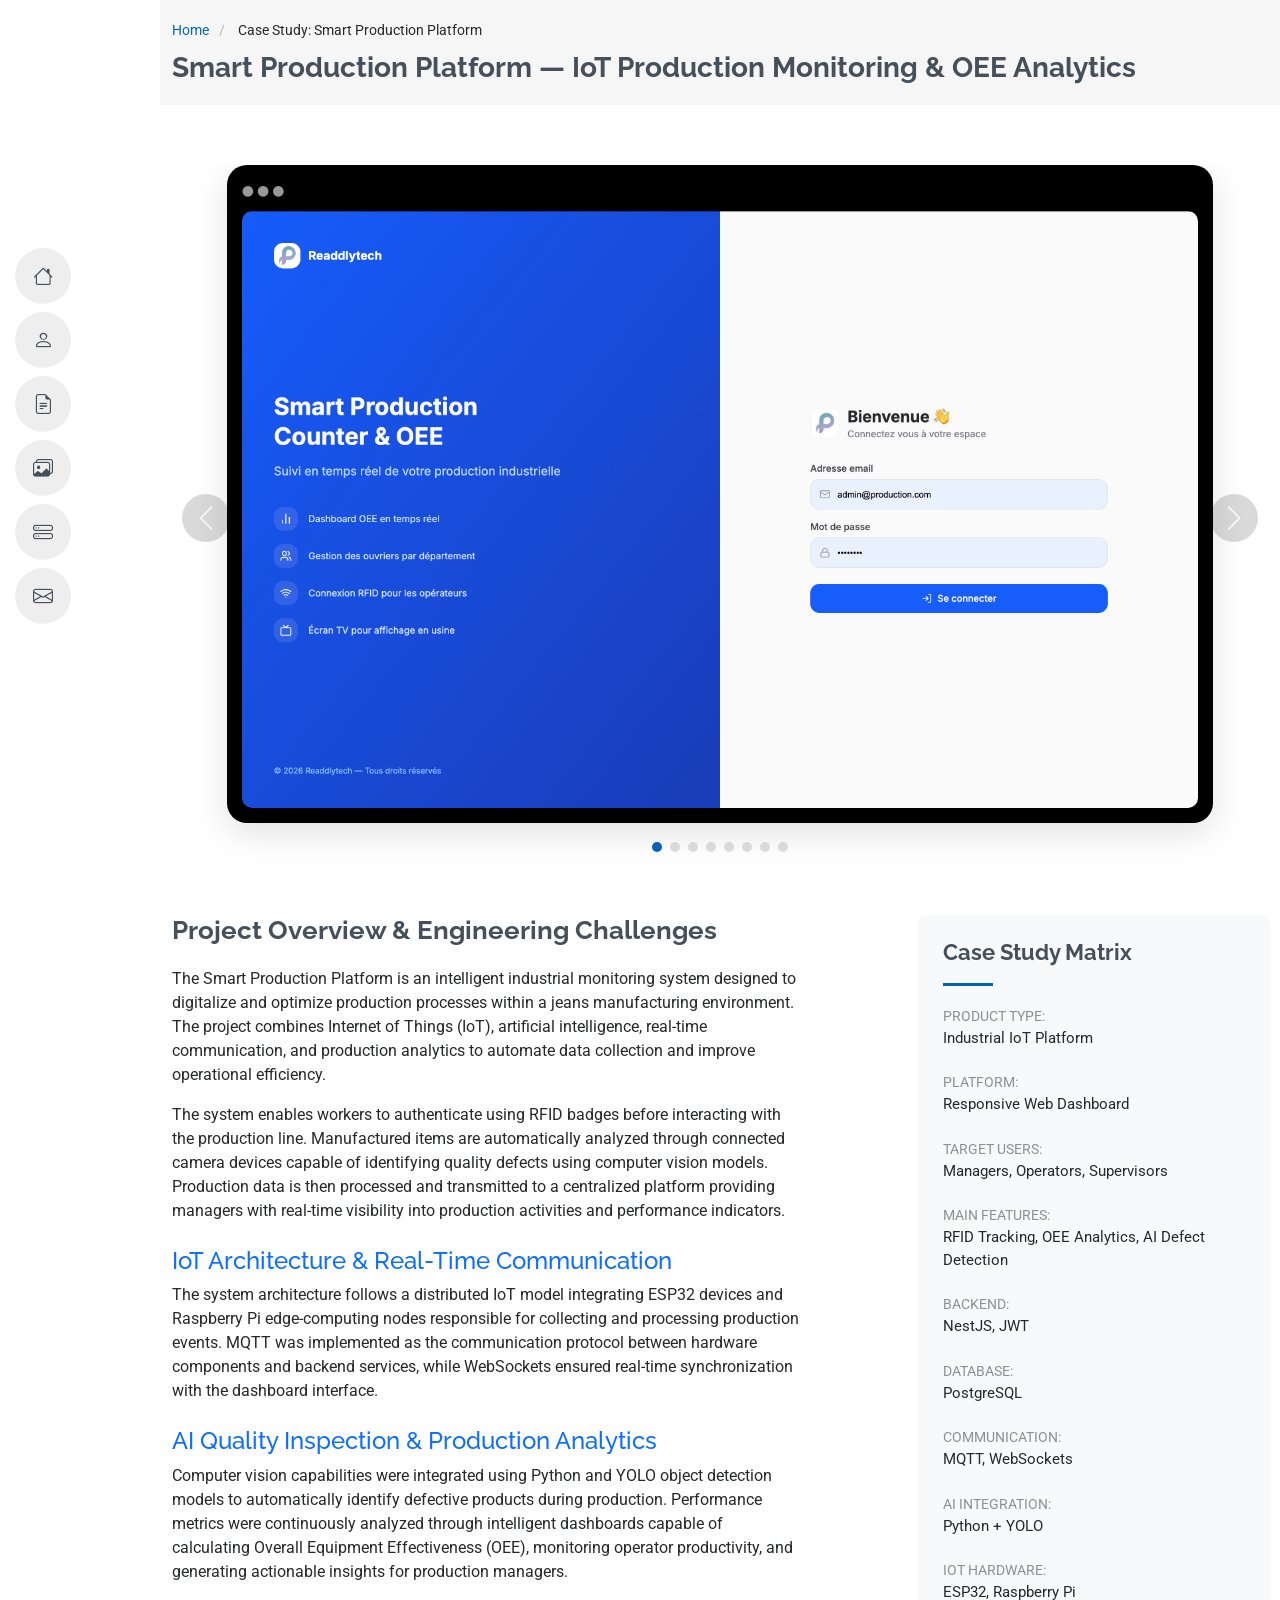
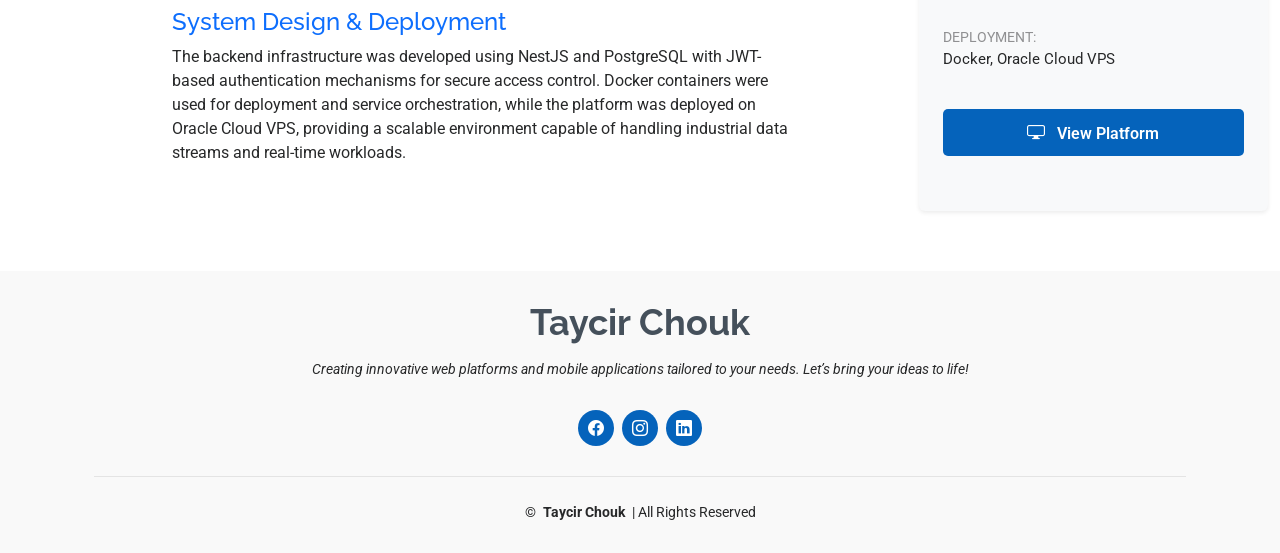
<file: portfolio-details-smart-production.html>
<!DOCTYPE html>
<html lang="en">
  <head>
    <meta charset="utf-8" />
    <meta content="width=device-width, initial-scale=1.0" name="viewport" />
    <title>Portfolio Details - Taycir Chouk Resume</title>
    <meta content="" name="description" />
    <meta content="" name="keywords" />

    <!-- Favicons -->
    <link href="assets/img/favicon.png" rel="icon" />
    <link href="assets/img/apple-touch-icon.png" rel="apple-touch-icon" />

    <!-- Fonts -->
    <link href="https://fonts.googleapis.com" rel="preconnect" />
    <link href="https://fonts.gstatic.com" rel="preconnect" crossorigin />
    <link
      href="https://fonts.googleapis.com/css2?family=Roboto:ital,wght@0,100;0,300;0,400;0,500;0,700;0,900;1,100;1,300;1,400;1,500;1,700;1,900&family=Poppins:ital,wght@0,100;0,200;0,300;0,400;0,500;0,600;0,700;0,800;0,900;1,100;1,200;1,300;1,400;1,500;1,600;1,700;1,800;1,900&family=Raleway:ital,wght@0,100;0,200;0,300;0,400;0,500;0,600;0,700;0,800;0,900;1,100;1,200;1,300;1,400;1,500;1,600;1,700;1,800;1,900&display=swap"
      rel="stylesheet"
    />

    <!-- Vendor CSS Files -->
    <link
      href="assets/vendor/bootstrap/css/bootstrap.min.css"
      rel="stylesheet"
    />
    <link
      href="assets/vendor/bootstrap-icons/bootstrap-icons.css"
      rel="stylesheet"
    />
    <link href="assets/vendor/aos/aos.css" rel="stylesheet" />
    <link
      href="assets/vendor/glightbox/css/glightbox.min.css"
      rel="stylesheet"
    />
    <link href="assets/vendor/swiper/swiper-bundle.min.css" rel="stylesheet" />

    <!-- Main CSS File -->
    <link href="assets/css/main.css" rel="stylesheet" />

    <!-- =======================================================
  * Template Name: MyResume
  * Template URL: https://bootstrapmade.com/free-html-bootstrap-template-my-resume/
  * Updated: Jun 29 2024 with Bootstrap v5.3.3
  * Author: BootstrapMade.com
  * License: https://bootstrapmade.com/license/
  ======================================================== -->
  </head>

  <body class="portfolio-details-page">
    <header
      id="header"
      class="header d-flex flex-column justify-content-center"
    >
      <i class="header-toggle d-xl-none bi bi-list"></i>

      <nav id="navmenu" class="navmenu">
        <ul>
          <li>
            <a href="index.html#hero"
              ><i class="bi bi-house navicon"></i><span>Home</span></a
            >
          </li>
          <li>
            <a href="index.html#about"
              ><i class="bi bi-person navicon"></i><span>About</span></a
            >
          </li>
          <li>
            <a href="index.html#resume"
              ><i class="bi bi-file-earmark-text navicon"></i
              ><span>Resume</span></a
            >
          </li>
          <li>
            <a href="index.html#portfolio"
              ><i class="bi bi-images navicon"></i><span>Portfolio</span></a
            >
          </li>
          <li>
            <a href="index.html#services"
              ><i class="bi bi-hdd-stack navicon"></i><span>Services</span></a
            >
          </li>
          <li>
            <a href="index.html#contact"
              ><i class="bi bi-envelope navicon"></i><span>Contact</span></a
            >
          </li>
        </ul>
      </nav>
    </header>

    <main class="main">
      <!-- Page Title -->
      <div class="page-title" data-aos="fade">
        <div class="container">
          <nav class="breadcrumbs">
            <ol>
              <li><a href="index.html">Home</a></li>
              <li class="current">
                Case Study: Smart Production Platform
              </li>
            </ol>
          </nav>
      
          <h1>
            Smart Production Platform — IoT Production Monitoring & OEE Analytics
          </h1>
        </div>
      </div>
      <!-- End Page Title -->
    
      <!-- Portfolio Details Section -->
      <section id="portfolio-details" class="portfolio-details section">

        <div class="container" data-aos="fade-up">
        
        <div class="portfolio-details-slider swiper init-swiper">
        
        <script type="application/json" class="swiper-config">
        {
        "loop": true,
        "speed": 600,
        "autoplay": {
        "delay": 5000
        },
        "slidesPerView": "auto",
        "navigation": {
        "nextEl": ".swiper-button-next",
        "prevEl": ".swiper-button-prev"
        },
        "pagination": {
        "el": ".swiper-pagination",
        "type": "bullets",
        "clickable": true
        }
        }
        </script>
        
        
        <div class="swiper-wrapper align-items-center">
        
          <div class="swiper-slide">
            <div class="website-frame">
              <img
                src="assets/img/portfolio/smart-production/login.png"
                alt="Smart Production login and secure authentication interface"
              />
            </div>
          </div>
                
          <div class="swiper-slide">
            <div class="website-frame">
              <img
                src="assets/img/portfolio/smart-production/Tableau de bord.png"
                alt="Smart Production real-time production monitoring dashboard"
              />
            </div>
          </div>
                
          <div class="swiper-slide">
            <div class="website-frame">
              <img
                src="assets/img/portfolio/smart-production/Gestion des Ouvriers.png"
                alt="Smart Production worker and operator management interface"
              />
            </div>
          </div>
                
          <div class="swiper-slide">
            <div class="website-frame">
              <img
                src="assets/img/portfolio/smart-production/Gestion des Départements.png"
                alt="Smart Production department management interface"
              />
            </div>
          </div>
                
          <div class="swiper-slide">
            <div class="website-frame">
              <img
                src="assets/img/portfolio/smart-production/Références produit.png"
                alt="Smart Production product references and production configuration interface"
              />
            </div>
          </div>
                
          <div class="swiper-slide">
            <div class="website-frame">
              <img
                src="assets/img/portfolio/smart-production/Historique des productions.png"
                alt="Smart Production production history and activity tracking"
              />
            </div>
          </div>
                
          <div class="swiper-slide">
            <div class="website-frame">
              <img
                src="assets/img/portfolio/smart-production/Rapports de production.png"
                alt="Smart Production production reports and performance analytics"
              />
            </div>
          </div>
                
          <div class="swiper-slide">
            <div class="website-frame">
              <img
                src="assets/img/portfolio/smart-production/configuration TV.png"
                alt="Smart Production TV display and production screen configuration"
              />
            </div>
          </div>
        
        </div>
        
        <div class="swiper-button-prev"></div>
        <div class="swiper-button-next"></div>
        <div class="swiper-pagination"></div>
        
        </div>
        
        
        
        <div class="row justify-content-between gy-4 mt-4">
        
        <div class="col-lg-7" data-aos="fade-up">
        
        <div class="portfolio-description">
        
        <h2>
        Project Overview & Engineering Challenges
        </h2>
        
        <p>
        
        The Smart Production Platform is an intelligent industrial monitoring system designed to digitalize and optimize production processes within a jeans manufacturing environment. The project combines Internet of Things (IoT), artificial intelligence, real-time communication, and production analytics to automate data collection and improve operational efficiency.
        
        </p>
        
        <p>
        
        The system enables workers to authenticate using RFID badges before interacting with the production line. Manufactured items are automatically analyzed through connected camera devices capable of identifying quality defects using computer vision models. Production data is then processed and transmitted to a centralized platform providing managers with real-time visibility into production activities and performance indicators.
        
        </p>
        
        
        
        <h4 class="mt-4 text-primary">
        
        IoT Architecture & Real-Time Communication
        
        </h4>
        
        <p>
        
        The system architecture follows a distributed IoT model integrating ESP32 devices and Raspberry Pi edge-computing nodes responsible for collecting and processing production events. MQTT was implemented as the communication protocol between hardware components and backend services, while WebSockets ensured real-time synchronization with the dashboard interface.
        
        </p>
        
        
        
        <h4 class="mt-4 text-primary">
        
        AI Quality Inspection & Production Analytics
        
        </h4>
        
        <p>
        
        Computer vision capabilities were integrated using Python and YOLO object detection models to automatically identify defective products during production. Performance metrics were continuously analyzed through intelligent dashboards capable of calculating Overall Equipment Effectiveness (OEE), monitoring operator productivity, and generating actionable insights for production managers.
        
        </p>
        
        
        <h4 class="mt-4 text-primary">
        
        System Design & Deployment
        
        </h4>
        
        <p>
        
        The backend infrastructure was developed using NestJS and PostgreSQL with JWT-based authentication mechanisms for secure access control. Docker containers were used for deployment and service orchestration, while the platform was deployed on Oracle Cloud VPS, providing a scalable environment capable of handling industrial data streams and real-time workloads.
        
        </p>
        
        
        </div>
        </div>
        
        
        
        
        <div class="col-lg-4" data-aos="fade-up" data-aos-delay="100">
        
        <div class="portfolio-info bg-light p-4 rounded shadow-sm">
        
        <h3>
        Case Study Matrix
        </h3>
        
        <ul class="list-unstyled">
        
        <li class="mb-2">
        <strong>Product Type:</strong>
        <span>
        Industrial IoT Platform
        </span>
        </li>
        
        <li class="mb-2">
        <strong>Platform:</strong>
        <span>
        Responsive Web Dashboard
        </span>
        </li>
        
        <li class="mb-2">
        <strong>Target Users:</strong>
        <span>
        Managers, Operators, Supervisors
        </span>
        </li>
        
        <li class="mb-2">
        <strong>Main Features:</strong>
        <span>
        RFID Tracking, OEE Analytics, AI Defect Detection
        </span>
        </li>
        
        <li class="mb-2">
        <strong>Backend:</strong>
        <span>
        NestJS, JWT
        </span>
        </li>
        
        <li class="mb-2">
        <strong>Database:</strong>
        <span>
        PostgreSQL
        </span>
        </li>
        
        <li class="mb-2">
        <strong>Communication:</strong>
        <span>
        MQTT, WebSockets
        </span>
        </li>
        
        <li class="mb-2">
        <strong>AI Integration:</strong>
        <span>
        Python + YOLO
        </span>
        </li>
        
        <li class="mb-2">
        <strong>IoT Hardware:</strong>
        <span>
        ESP32, Raspberry Pi
        </span>
        </li>
        
        <li class="mb-2">
        <strong>Deployment:</strong>
        <span>
        Docker, Oracle Cloud VPS
        </span>
        </li>
        
        <li class="mt-4">
        
        <a href="#"
        class="btn btn-primary w-100">
        
        <i class="bi bi-display"></i>
        
        View Platform
        
        </a>
        
        </li>
        
        </ul>
        
        </div>
        
        </div>
        
        </div>
        
        </div>
        
        </section>
      <!-- /Portfolio Details Section -->
    </main>
    

    <footer id="footer" class="footer position-relative light-background">
      <div class="container text-center">
        <h3 class="sitename">Taycir Chouk</h3>
        <p>
          Creating innovative web platforms and mobile applications tailored to
          your needs. Let’s bring your ideas to life!
        </p>
        <div class="social-links d-flex justify-content-center">
          <a href="https://www.facebook.com/taycir123/" target="_blank"
            ><i class="bi bi-facebook"></i
          ></a>
          <a href="https://www.instagram.com/taycir_chouk/" target="_blank"
            ><i class="bi bi-instagram"></i
          ></a>
          <a
            href="https://www.linkedin.com/in/taycir-chouk-a43996200/?originalSubdomain=tn"
            target="_blank"
            ><i class="bi bi-linkedin"></i
          ></a>
        </div>
        <div class="container mt-4">
          <div class="copyright">
            <span>©</span>
            <strong class="px-1 sitename">Taycir Chouk</strong>
            <span> | All Rights Reserved</span>
          </div>
        </div>
      </div>
    </footer>

    <!-- Scroll Top -->
    <a
      href="#"
      id="scroll-top"
      class="scroll-top d-flex align-items-center justify-content-center"
      ><i class="bi bi-arrow-up-short"></i
    ></a>

    <!-- Preloader -->
    <div id="preloader"></div>

    <!-- Vendor JS Files -->
    <script src="assets/vendor/bootstrap/js/bootstrap.bundle.min.js"></script>
    <script src="assets/vendor/php-email-form/validate.js"></script>
    <script src="assets/vendor/aos/aos.js"></script>
    <script src="assets/vendor/typed.js/typed.umd.js"></script>
    <script src="assets/vendor/purecounter/purecounter_vanilla.js"></script>
    <script src="assets/vendor/waypoints/noframework.waypoints.js"></script>
    <script src="assets/vendor/glightbox/js/glightbox.min.js"></script>
    <script src="assets/vendor/imagesloaded/imagesloaded.pkgd.min.js"></script>
    <script src="assets/vendor/isotope-layout/isotope.pkgd.min.js"></script>
    <script src="assets/vendor/swiper/swiper-bundle.min.js"></script>

    <!-- Main JS File -->
    <script src="assets/js/main.js"></script>
  </body>
</html>
</file>
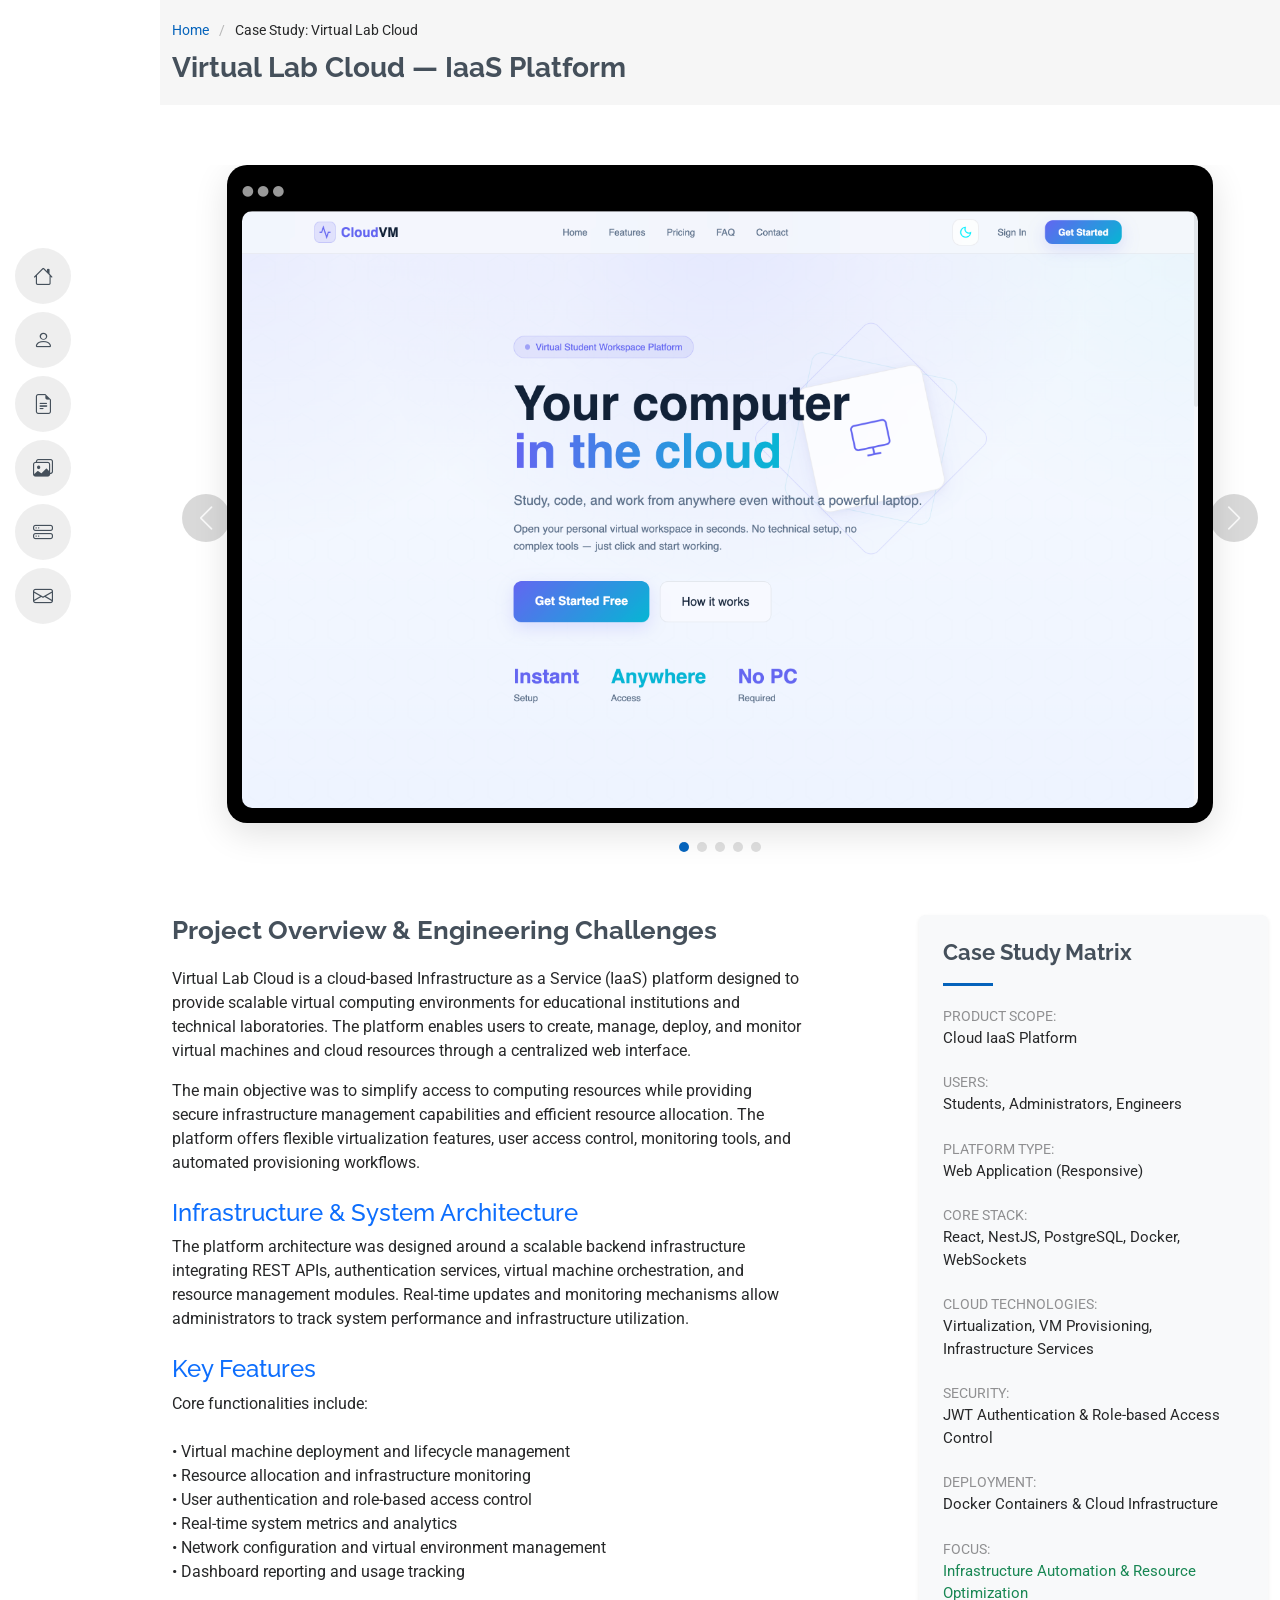
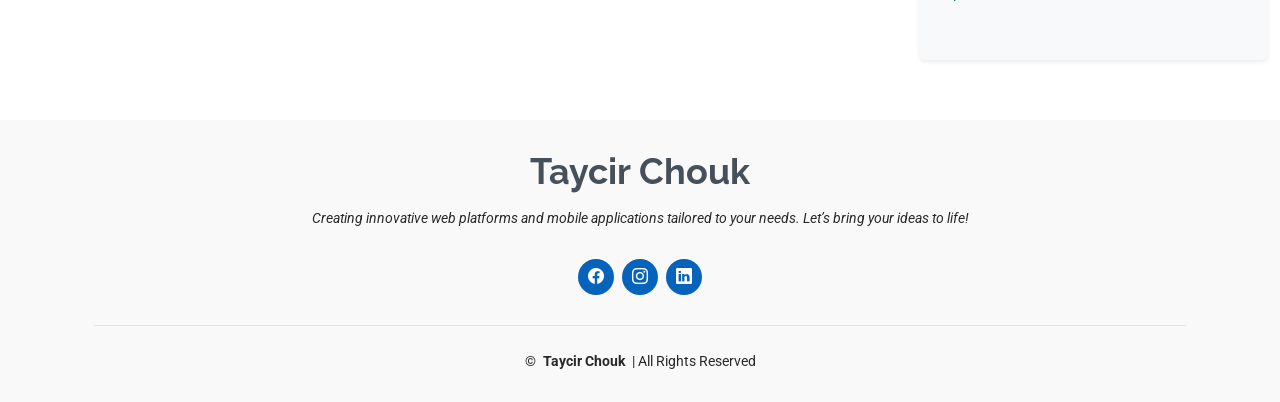
<file: portfolio-details-virtual-lab.html>
<!DOCTYPE html>
<html lang="en">
  <head>
    <meta charset="utf-8" />
    <meta content="width=device-width, initial-scale=1.0" name="viewport" />
    <title>Portfolio Details - Taycir Chouk Resume</title>
    <meta content="" name="description" />
    <meta content="" name="keywords" />

    <!-- Favicons -->
    <link href="assets/img/favicon.png" rel="icon" />
    <link href="assets/img/apple-touch-icon.png" rel="apple-touch-icon" />

    <!-- Fonts -->
    <link href="https://fonts.googleapis.com" rel="preconnect" />
    <link href="https://fonts.gstatic.com" rel="preconnect" crossorigin />
    <link
      href="https://fonts.googleapis.com/css2?family=Roboto:ital,wght@0,100;0,300;0,400;0,500;0,700;0,900;1,100;1,300;1,400;1,500;1,700;1,900&family=Poppins:ital,wght@0,100;0,200;0,300;0,400;0,500;0,600;0,700;0,800;0,900;1,100;1,200;1,300;1,400;1,500;1,600;1,700;1,800;1,900&family=Raleway:ital,wght@0,100;0,200;0,300;0,400;0,500;0,600;0,700;0,800;0,900;1,100;1,200;1,300;1,400;1,500;1,600;1,700;1,800;1,900&display=swap"
      rel="stylesheet"
    />

    <!-- Vendor CSS Files -->
    <link
      href="assets/vendor/bootstrap/css/bootstrap.min.css"
      rel="stylesheet"
    />
    <link
      href="assets/vendor/bootstrap-icons/bootstrap-icons.css"
      rel="stylesheet"
    />
    <link href="assets/vendor/aos/aos.css" rel="stylesheet" />
    <link
      href="assets/vendor/glightbox/css/glightbox.min.css"
      rel="stylesheet"
    />
    <link href="assets/vendor/swiper/swiper-bundle.min.css" rel="stylesheet" />

    <!-- Main CSS File -->
    <link href="assets/css/main.css" rel="stylesheet" />

    <!-- =======================================================
  * Template Name: MyResume
  * Template URL: https://bootstrapmade.com/free-html-bootstrap-template-my-resume/
  * Updated: Jun 29 2024 with Bootstrap v5.3.3
  * Author: BootstrapMade.com
  * License: https://bootstrapmade.com/license/
  ======================================================== -->
  </head>

  <body class="portfolio-details-page">
    <header
      id="header"
      class="header d-flex flex-column justify-content-center"
    >
      <i class="header-toggle d-xl-none bi bi-list"></i>

      <nav id="navmenu" class="navmenu">
        <ul>
          <li>
            <a href="index.html#hero"
              ><i class="bi bi-house navicon"></i><span>Home</span></a
            >
          </li>
          <li>
            <a href="index.html#about"
              ><i class="bi bi-person navicon"></i><span>About</span></a
            >
          </li>
          <li>
            <a href="index.html#resume"
              ><i class="bi bi-file-earmark-text navicon"></i
              ><span>Resume</span></a
            >
          </li>
          <li>
            <a href="index.html#portfolio"
              ><i class="bi bi-images navicon"></i><span>Portfolio</span></a
            >
          </li>
          <li>
            <a href="index.html#services"
              ><i class="bi bi-hdd-stack navicon"></i><span>Services</span></a
            >
          </li>
          <li>
            <a href="index.html#contact"
              ><i class="bi bi-envelope navicon"></i><span>Contact</span></a
            >
          </li>
        </ul>
      </nav>
    </header>

    <main class="main">
      <!-- Page Title -->
<div class="page-title" data-aos="fade">
    <div class="container">
      <nav class="breadcrumbs">
        <ol>
          <li><a href="index.html">Home</a></li>
          <li class="current">Case Study: Virtual Lab Cloud</li>
        </ol>
      </nav>
  
      <h1>Virtual Lab Cloud — IaaS Platform</h1>
    </div>
  </div>
  
  <!-- Portfolio Details Section -->
  <section id="portfolio-details" class="portfolio-details section">
    <div class="container" data-aos="fade-up">
  
      <!-- Slider -->
      <div class="portfolio-details-slider swiper init-swiper">
  
        <script type="application/json" class="swiper-config">
        {
          "loop": true,
          "speed": 600,
          "autoplay": {
            "delay": 5000
          },
          "slidesPerView": "auto",
          "navigation": {
            "nextEl": ".swiper-button-next",
            "prevEl": ".swiper-button-prev"
          },
          "pagination": {
            "el": ".swiper-pagination",
            "type": "bullets",
            "clickable": true
          }
        }
        </script>
  
        <div class="swiper-wrapper align-items-center">
  
          <div class="swiper-slide">
            <div class="website-frame">
              <img
                src="assets/img/portfolio/virtual-lab-cloud-Iaas-platform/home-page.png"
                alt="Virtual Lab Cloud landing page and platform overview"
              />
            </div>
          </div>
  
          <div class="swiper-slide">
            <div class="website-frame">
              <img
                src="assets/img/portfolio/virtual-lab-cloud-Iaas-platform/dark-mode.png"
                alt="Virtual Lab Cloud landing page and platform overview - dark mode"
              />
            </div>
          </div>
  
          <div class="swiper-slide">
            <div class="website-frame">
              <img
                src="assets/img/portfolio/virtual-lab-cloud-Iaas-platform/login.png"
                alt="Virtual Lab secure authentication interface"
              />
            </div>
          </div>
  
          <div class="swiper-slide">
            <div class="website-frame">
              <img
                src="assets/img/portfolio/virtual-lab-cloud-Iaas-platform/pricing.png"
                alt="Virtual machine deployment and configuration"
              />
            </div>
          </div>
  
          <div class="swiper-slide">
            <div class="website-frame">
              <img
                src="assets/img/portfolio/virtual-lab-cloud-Iaas-platform/services.png"
                alt="Cloud resources management and allocation"
              />
            </div>
          </div>
  
        </div>
  
        <div class="swiper-button-prev"></div>
        <div class="swiper-button-next"></div>
        <div class="swiper-pagination"></div>
  
      </div>
  
  
      <div class="row justify-content-between gy-4 mt-4">
  
        <!-- Description -->
  
        <div class="col-lg-7" data-aos="fade-up">
  
          <div class="portfolio-description">
  
            <h2>Project Overview & Engineering Challenges</h2>
  
            <p>
              Virtual Lab Cloud is a cloud-based Infrastructure as a Service
              (IaaS) platform designed to provide scalable virtual computing
              environments for educational institutions and technical
              laboratories. The platform enables users to create, manage,
              deploy, and monitor virtual machines and cloud resources through
              a centralized web interface.
            </p>
  
            <p>
              The main objective was to simplify access to computing resources
              while providing secure infrastructure management capabilities and
              efficient resource allocation. The platform offers flexible
              virtualization features, user access control, monitoring tools,
              and automated provisioning workflows.
            </p>
  
            <h4 class="mt-4 text-primary">
              Infrastructure & System Architecture
            </h4>
  
            <p>
              The platform architecture was designed around a scalable backend
              infrastructure integrating REST APIs, authentication services,
              virtual machine orchestration, and resource management modules.
              Real-time updates and monitoring mechanisms allow administrators
              to track system performance and infrastructure utilization.
            </p>
  
            <h4 class="mt-4 text-primary">
              Key Features
            </h4>
  
            <p>
  
              Core functionalities include:
  
              <br><br>
  
              • Virtual machine deployment and lifecycle management<br>
  
              • Resource allocation and infrastructure monitoring<br>
  
              • User authentication and role-based access control<br>
  
              • Real-time system metrics and analytics<br>
  
              • Network configuration and virtual environment management<br>
  
              • Dashboard reporting and usage tracking
  
            </p>
  
          </div>
  
        </div>
  
  
        <!-- Sidebar -->
  
        <div class="col-lg-4"
        data-aos="fade-up"
        data-aos-delay="100">
  
          <div class="portfolio-info bg-light p-4 rounded shadow-sm">
  
            <h3>Case Study Matrix</h3>
  
            <ul class="list-unstyled">
  
              <li class="mb-2">
                <strong>Product Scope:</strong>
                <span>Cloud IaaS Platform</span>
              </li>
  
              <li class="mb-2">
                <strong>Users:</strong>
                <span>Students, Administrators, Engineers</span>
              </li>
  
              <li class="mb-2">
                <strong>Platform Type:</strong>
                <span>Web Application (Responsive)</span>
              </li>
  
              <li class="mb-2">
                <strong>Core Stack:</strong>
                <span>
                  React, NestJS, PostgreSQL,
                  Docker, WebSockets
                </span>
              </li>
  
              <li class="mb-2">
                <strong>Cloud Technologies:</strong>
                <span>
                  Virtualization, VM Provisioning,
                  Infrastructure Services
                </span>
              </li>
  
              <li class="mb-2">
                <strong>Security:</strong>
                <span>
                  JWT Authentication &
                  Role-based Access Control
                </span>
              </li>
  
              <li class="mb-2">
                <strong>Deployment:</strong>
                <span>
                  Docker Containers &
                  Cloud Infrastructure
                </span>
              </li>
  
              <li class="mb-3 text-success">
                <strong>Focus:</strong>
                <span>
                  Infrastructure Automation &
                  Resource Optimization
                </span>
              </li>
  
            </ul>
  
          </div>
  
        </div>
  
      </div>
  
    </div>
  </section>
      <!-- /Portfolio Details Section -->
    </main>
    

    <footer id="footer" class="footer position-relative light-background">
      <div class="container text-center">
        <h3 class="sitename">Taycir Chouk</h3>
        <p>
          Creating innovative web platforms and mobile applications tailored to
          your needs. Let’s bring your ideas to life!
        </p>
        <div class="social-links d-flex justify-content-center">
          <a href="https://www.facebook.com/taycir123/" target="_blank"
            ><i class="bi bi-facebook"></i
          ></a>
          <a href="https://www.instagram.com/taycir_chouk/" target="_blank"
            ><i class="bi bi-instagram"></i
          ></a>
          <a
            href="https://www.linkedin.com/in/taycir-chouk-a43996200/?originalSubdomain=tn"
            target="_blank"
            ><i class="bi bi-linkedin"></i
          ></a>
        </div>
        <div class="container mt-4">
          <div class="copyright">
            <span>©</span>
            <strong class="px-1 sitename">Taycir Chouk</strong>
            <span> | All Rights Reserved</span>
          </div>
        </div>
      </div>
    </footer>

    <!-- Scroll Top -->
    <a
      href="#"
      id="scroll-top"
      class="scroll-top d-flex align-items-center justify-content-center"
      ><i class="bi bi-arrow-up-short"></i
    ></a>

    <!-- Preloader -->
    <div id="preloader"></div>

    <!-- Vendor JS Files -->
    <script src="assets/vendor/bootstrap/js/bootstrap.bundle.min.js"></script>
    <script src="assets/vendor/php-email-form/validate.js"></script>
    <script src="assets/vendor/aos/aos.js"></script>
    <script src="assets/vendor/typed.js/typed.umd.js"></script>
    <script src="assets/vendor/purecounter/purecounter_vanilla.js"></script>
    <script src="assets/vendor/waypoints/noframework.waypoints.js"></script>
    <script src="assets/vendor/glightbox/js/glightbox.min.js"></script>
    <script src="assets/vendor/imagesloaded/imagesloaded.pkgd.min.js"></script>
    <script src="assets/vendor/isotope-layout/isotope.pkgd.min.js"></script>
    <script src="assets/vendor/swiper/swiper-bundle.min.js"></script>

    <!-- Main JS File -->
    <script src="assets/js/main.js"></script>
  </body>
</html>
</file>
<file: assets/css/main.css>
/**
* Template Name: MyResume
* Template URL: https://bootstrapmade.com/free-html-bootstrap-template-my-resume/
* Updated: Jun 29 2024 with Bootstrap v5.3.3
* Author: BootstrapMade.com
* License: https://bootstrapmade.com/license/
*/

/*--------------------------------------------------------------
# Font & Color Variables
# Help: https://bootstrapmade.com/color-system/
--------------------------------------------------------------*/
/* Fonts */
:root {
  --default-font: "Roboto", system-ui, -apple-system, "Segoe UI", Roboto,
    "Helvetica Neue", Arial, "Noto Sans", "Liberation Sans", sans-serif,
    "Apple Color Emoji", "Segoe UI Emoji", "Segoe UI Symbol", "Noto Color Emoji";
  --heading-font: "Raleway", sans-serif;
  --nav-font: "Poppins", sans-serif;
}

/* Global Colors - The following color variables are used throughout the website. Updating them here will change the color scheme of the entire website */
:root {
  --background-color: #ffffff; /* Background color for the entire website, including individual sections */
  --default-color: #272829; /* Default color used for the majority of the text content across the entire website */
  --heading-color: #45505b; /* Color for headings, subheadings and title throughout the website */
  --accent-color: #0563bb; /* Accent color that represents your brand on the website. It's used for buttons, links, and other elements that need to stand out */
  --surface-color: #ffffff; /* The surface color is used as a background of boxed elements within sections, such as cards, icon boxes, or other elements that require a visual separation from the global background. */
  --contrast-color: #ffffff; /* Contrast color for text, ensuring readability against backgrounds of accent, heading, or default colors. */
}

/* Nav Menu Colors - The following color variables are used specifically for the navigation menu. They are separate from the global colors to allow for more customization options */
:root {
  --nav-color: #45505b; /* The default color of the main navmenu links */
  --nav-hover-color: #0563bb; /* Applied to main navmenu links when they are hovered over or active */
  --nav-mobile-background-color: #ffffff; /* Used as the background color for mobile navigation menu */
  --nav-dropdown-background-color: #ffffff; /* Used as the background color for dropdown items that appear when hovering over primary navigation items */
  --nav-dropdown-color: #212529; /* Used for navigation links of the dropdown items in the navigation menu. */
  --nav-dropdown-hover-color: #0563bb; /* Similar to --nav-hover-color, this color is applied to dropdown navigation links when they are hovered over. */
}

/* Color Presets - These classes override global colors when applied to any section or element, providing reuse of the sam color scheme. */

.light-background {
  --background-color: #f9f9f9;
  --surface-color: #ffffff;
}

.dark-background {
  --background-color: #060606;
  --default-color: #ffffff;
  --heading-color: #ffffff;
  --surface-color: #252525;
  --contrast-color: #ffffff;
}

/* Smooth scroll */
:root {
  scroll-behavior: smooth;
}

/*--------------------------------------------------------------
# General Styling & Shared Classes
--------------------------------------------------------------*/
body {
  color: var(--default-color);
  background-color: var(--background-color);
  font-family: var(--default-font);
}

a {
  color: var(--accent-color);
  text-decoration: none;
  transition: 0.3s;
}

a:hover {
  color: color-mix(in srgb, var(--accent-color), transparent 25%);
  text-decoration: none;
}

h1,
h2,
h3,
h4,
h5,
h6 {
  color: var(--heading-color);
  font-family: var(--heading-font);
}

/* PHP Email Form Messages
------------------------------*/
.php-email-form .error-message {
  display: none;
  background: #df1529;
  color: #ffffff;
  text-align: left;
  padding: 15px;
  margin-bottom: 24px;
  font-weight: 600;
}

.php-email-form .sent-message {
  display: none;
  color: #ffffff;
  background: #059652;
  text-align: center;
  padding: 15px;
  margin-bottom: 24px;
  font-weight: 600;
}

.php-email-form .loading {
  display: none;
  background: var(--surface-color);
  text-align: center;
  padding: 15px;
  margin-bottom: 24px;
}

.php-email-form .loading:before {
  content: "";
  display: inline-block;
  border-radius: 50%;
  width: 24px;
  height: 24px;
  margin: 0 10px -6px 0;
  border: 3px solid var(--accent-color);
  border-top-color: var(--surface-color);
  animation: php-email-form-loading 1s linear infinite;
}

@keyframes php-email-form-loading {
  0% {
    transform: rotate(0deg);
  }

  100% {
    transform: rotate(360deg);
  }
}

/*--------------------------------------------------------------
# Global Header
--------------------------------------------------------------*/
.header {
  color: var(--default-color);
  position: fixed;
  top: 0;
  left: 0;
  bottom: 0;
  padding: 0 15px;
  transition: all ease-in-out 0.3s;
  overflow-y: auto;
  z-index: 997;
  min-width: 200px;
}

@media (max-width: 1199px) {
  .header {
    background-color: var(--background-color);
    border-right: 1px solid
      color-mix(in srgb, var(--default-color), transparent 90%);
    width: 300px;
    left: -100%;
  }
}

@media (min-width: 1200px) and (max-width: 1600px) {
  .header ~ main {
    margin-left: 160px;
  }

  .header ~ main .hero {
    margin-left: -160px;
    width: 100vw;
  }
}

.header.header-show {
  left: 0;
}

.header .header-toggle {
  color: var(--contrast-color);
  background-color: var(--accent-color);
  font-size: 22px;
  display: flex;
  align-items: center;
  justify-content: center;
  width: 40px;
  height: 40px;
  border-radius: 50%;
  cursor: pointer;
  position: fixed;
  top: 15px;
  right: 15px;
  z-index: 9999;
  transition: background-color 0.3s;
}

.header .header-toggle:hover {
  color: var(--contrast-color);
  background-color: color-mix(in srgb, var(--accent-color) 90%, white 15%);
}

/*--------------------------------------------------------------
# Navigation Menu
--------------------------------------------------------------*/
.navmenu {
  padding: 0;
  z-index: 9997;
}
/* Portfolio Images */
.portfolio-item img {
  width: 100%; /* Responsive width */
  height: auto; /* Maintain aspect ratio */
  max-width: 300px; /* Set consistent max width */
  max-height: 200px; /* Set consistent max height */
  object-fit: cover; /* Ensures image fits nicely */
  border-radius: 8px; /* Adds subtle rounded corners */
  transition: transform 0.3s ease, box-shadow 0.3s ease;
}

/* Mobile App Frame */
.portfolio-item.filter-app img {
  border: 2px solid #00aaff; /* Eye-catching frame */
  padding: 5px; /* Space between image and border */
  background-color: #f9f9f9; /* Subtle contrast background */
}

/* Hover Effect */
.portfolio-item img:hover {
  transform: scale(1.05); /* Slight zoom effect */
  box-shadow: 0 4px 8px rgba(0, 0, 0, 0.2); /* Elevated shadow on hover */
}

/* Portfolio Container Alignment */
.isotope-container {
  display: flex;
  flex-wrap: wrap;
  gap: 20px; /* Space between items */
  justify-content: center;
}

.navmenu ul {
  list-style: none;
  padding: 0 0 20px 0;
  margin: 0;
  width: 140px;
}

.navmenu a,
.navmenu a:focus {
  color: var(--nav-color);
  font-family: var(--nav-font);
  display: flex;
  align-items: center;
  padding: 10px 18px;
  margin-bottom: 8px;
  font-size: 15px;
  border-radius: 50px;
  background: color-mix(in srgb, var(--default-color), transparent 92%);
  height: 56px;
  width: 100%;
  overflow: hidden;
  transition: 0.3s;
}

.navmenu a i,
.navmenu a:focus i {
  font-size: 20px;
}

.navmenu a span,
.navmenu a:focus span {
  padding: 0 5px 0 7px;
}

@media (min-width: 992px) {
  .navmenu a,
  .navmenu a:focus {
    max-width: 56px;
  }

  .navmenu a span,
  .navmenu a:focus span {
    display: none;
  }
}

.navmenu a:hover,
.navmenu .active,
.navmenu .active:focus,
.navmenu li:hover > a {
  color: var(--contrast-color);
  background: var(--nav-hover-color);
}

.navmenu a:hover,
.navmenu li:hover > a {
  max-width: 100%;
  color: var(--contrast-color);
}

.navmenu a:hover span,
.navmenu li:hover > a span {
  display: block;
}

/*--------------------------------------------------------------
# Global Footer
--------------------------------------------------------------*/
.footer {
  color: var(--default-color);
  background-color: var(--background-color);
  font-size: 14px;
  text-align: center;
  padding: 30px 0;
  position: relative;
}

.footer h3 {
  font-size: 36px;
  font-weight: 700;
  position: relative;
  padding: 0;
  margin: 0 0 15px 0;
}

.footer p {
  font-size: 15;
  font-style: italic;
  padding: 0;
  margin: 0 0 30px 0;
}

.footer .social-links {
  margin: 0 0 30px 0;
}

.footer .social-links a {
  font-size: 16px;
  display: flex;
  align-items: center;
  justify-content: center;
  background: var(--accent-color);
  color: var(--contrast-color);
  line-height: 1;
  margin: 0 4px;
  border-radius: 50%;
  text-align: center;
  width: 36px;
  height: 36px;
  transition: 0.3s;
}

.footer .social-links a:hover {
  background: color-mix(in srgb, var(--accent-color), transparent 20%);
  text-decoration: none;
}

.footer .copyright {
  padding-top: 25px;
  border-top: 1px solid
    color-mix(in srgb, var(--default-color), transparent 90%);
}

.footer .credits {
  font-size: 13px;
  padding-top: 5px;
}

/*--------------------------------------------------------------
# Preloader
--------------------------------------------------------------*/
#preloader {
  position: fixed;
  inset: 0;
  z-index: 999999;
  overflow: hidden;
  background: var(--background-color);
  transition: all 0.6s ease-out;
}

#preloader:before {
  content: "";
  position: fixed;
  top: calc(50% - 30px);
  left: calc(50% - 30px);
  border: 6px solid #ffffff;
  border-color: var(--accent-color) transparent var(--accent-color) transparent;
  border-radius: 50%;
  width: 60px;
  height: 60px;
  animation: animate-preloader 1.5s linear infinite;
}

@keyframes animate-preloader {
  0% {
    transform: rotate(0deg);
  }

  100% {
    transform: rotate(360deg);
  }
}

/*--------------------------------------------------------------
# Scroll Top Button
--------------------------------------------------------------*/
.scroll-top {
  position: fixed;
  visibility: hidden;
  opacity: 0;
  right: 15px;
  bottom: -15px;
  z-index: 99999;
  background-color: var(--accent-color);
  width: 44px;
  height: 44px;
  border-radius: 50px;
  transition: all 0.4s;
}

.scroll-top i {
  font-size: 24px;
  color: var(--contrast-color);
  line-height: 0;
}

.scroll-top:hover {
  background-color: color-mix(in srgb, var(--accent-color), transparent 20%);
  color: var(--contrast-color);
}

.scroll-top.active {
  visibility: visible;
  opacity: 1;
  bottom: 15px;
}

/*--------------------------------------------------------------
# Disable aos animation delay on mobile devices
--------------------------------------------------------------*/
@media screen and (max-width: 768px) {
  [data-aos-delay] {
    transition-delay: 0 !important;
  }
}

/*--------------------------------------------------------------
# Global Page Titles & Breadcrumbs
--------------------------------------------------------------*/
.page-title {
  --background-color: color-mix(in srgb, var(--default-color), transparent 96%);
  color: var(--default-color);
  background-color: var(--background-color);
  padding: 20px 0;
  position: relative;
}

.page-title h1 {
  font-size: 28px;
  font-weight: 700;
  margin: 0;
}

.page-title .breadcrumbs ol {
  display: flex;
  flex-wrap: wrap;
  list-style: none;
  padding: 0 0 10px 0;
  margin: 0;
  font-size: 14px;
  font-weight: 400;
}

.page-title .breadcrumbs ol li + li {
  padding-left: 10px;
}

.page-title .breadcrumbs ol li + li::before {
  content: "/";
  display: inline-block;
  padding-right: 10px;
  color: color-mix(in srgb, var(--default-color), transparent 70%);
}

/*--------------------------------------------------------------
# Global Sections
--------------------------------------------------------------*/
section,
.section {
  color: var(--default-color);
  background-color: var(--background-color);
  padding: 60px 0;
  overflow: clip;
}

/*--------------------------------------------------------------
# Global Section Titles
--------------------------------------------------------------*/
.section-title {
  text-align: center;
  padding-bottom: 60px;
  position: relative;
}

.section-title h2 {
  font-size: 32px;
  font-weight: 700;
  margin-bottom: 20px;
  padding-bottom: 20px;
  position: relative;
}

.section-title h2:before {
  content: "";
  position: absolute;
  display: block;
  width: 160px;
  height: 1px;
  background: color-mix(in srgb, var(--default-color), transparent 60%);
  left: 0;
  right: 0;
  bottom: 1px;
  margin: auto;
}

.section-title h2::after {
  content: "";
  position: absolute;
  display: block;
  width: 60px;
  height: 3px;
  background: var(--accent-color);
  left: 0;
  right: 0;
  bottom: 0;
  margin: auto;
}

.section-title p {
  margin-bottom: 0;
}

/*--------------------------------------------------------------
# Hero Section
--------------------------------------------------------------*/
.hero {
  width: 100%;
  min-height: 100vh;
  position: relative;
  padding: 80px 0;
  display: flex;
  align-items: center;
  justify-content: center;
}

.hero img {
  position: absolute;
  inset: 0;
  display: block;
  width: 100%;
  height: 100%;
  object-fit: cover;
  z-index: 1;
}

.hero:before {
  content: "";
  background: color-mix(in srgb, var(--background-color), transparent 30%);
  position: absolute;
  inset: 0;
  z-index: 2;
}

.hero .container {
  position: relative;
  z-index: 3;
}

.hero h2 {
  margin: 0;
  font-size: 64px;
  font-weight: 700;
}

.hero p {
  margin: 5px 0 0 0;
  font-size: 26px;
}

.hero p span {
  letter-spacing: 1px;
  border-bottom: 2px solid var(--accent-color);
}

.hero .social-links {
  margin-top: 25px;
}

.hero .social-links a {
  font-size: 20px;
  display: inline-block;
  color: color-mix(in srgb, var(--default-color), transparent 30%);
  line-height: 1;
  margin-right: 20px;
  transition: 0.3s;
}

.hero .social-links a:hover {
  color: var(--accent-color);
}

@media (max-width: 768px) {
  .hero h2 {
    font-size: 32px;
  }

  .hero p {
    font-size: 20px;
  }
}

/*--------------------------------------------------------------
# About Section
--------------------------------------------------------------*/
.about .content h2 {
  font-weight: 700;
  font-size: 24px;
}

.about .content ul {
  list-style: none;
  padding: 0;
}

.about .content ul li {
  margin-bottom: 20px;
  display: flex;
  align-items: center;
}

.about .content ul strong {
  margin-right: 10px;
}

.about .content ul i {
  font-size: 16px;
  margin-right: 5px;
  color: var(--accent-color);
  line-height: 0;
}

/*--------------------------------------------------------------
# Stats Section
--------------------------------------------------------------*/
.stats i {
  background-color: var(--accent-color);
  color: var(--contrast-color);
  width: 54px;
  height: 54px;
  font-size: 24px;
  border-radius: 50px;
  display: inline-flex;
  align-items: center;
  justify-content: center;
  position: relative;
  z-index: 1;
}

.stats .stats-item {
  margin-top: 10px;
  width: 100%;
  position: relative;
  text-align: center;
  z-index: 0;
}

.stats .stats-item span {
  font-size: 36px;
  display: block;
  font-weight: 700;
  color: color-mix(in srgb, var(--default-color), transparent 20%);
}

.stats .stats-item p {
  padding: 0;
  margin: 0;
  color: color-mix(in srgb, var(--default-color), transparent 50%);
  font-size: 16px;
}

/*--------------------------------------------------------------
# Skills Section
--------------------------------------------------------------*/
.skills .progress {
  height: 60px;
  display: block;
  background: none;
  border-radius: 0;
}

.skills .progress .skill {
  color: var(--heading-color);
  padding: 0;
  margin: 0 0 6px 0;
  text-transform: uppercase;
  display: block;
  font-weight: 600;
  font-family: var(--heading-font);
}

.skills .progress .skill .val {
  float: right;
  font-style: normal;
}

.skills .progress-bar-wrap {
  background: color-mix(in srgb, var(--default-color), transparent 90%);
  height: 10px;
}

.skills .progress-bar {
  width: 1px;
  height: 10px;
  transition: 0.9s;
  background-color: var(--accent-color);
}

/*--------------------------------------------------------------
# Resume Section
--------------------------------------------------------------*/
.resume .resume-title {
  color: var(--heading-color);
  font-size: 26px;
  font-weight: 700;
  margin-top: 20px;
  margin-bottom: 20px;
}

.resume .resume-item {
  padding: 0 0 20px 20px;
  margin-top: -2px;
  border-left: 2px solid var(--accent-color);
  position: relative;
}

.resume .resume-item h4 {
  line-height: 18px;
  font-size: 18px;
  font-weight: 600;
  text-transform: uppercase;
  color: color-mix(in srgb, var(--default-color), transparent 20%);
  margin-bottom: 10px;
}

.resume .resume-item h5 {
  font-size: 16px;
  padding: 5px 15px;
  display: inline-block;
  font-weight: 600;
  margin-bottom: 10px;
}

.resume .resume-item ul {
  padding-left: 20px;
}

.resume .resume-item ul li {
  padding-bottom: 10px;
}

.resume .resume-item:last-child {
  padding-bottom: 0;
}

.resume .resume-item::before {
  content: "";
  position: absolute;
  width: 16px;
  height: 16px;
  border-radius: 50px;
  left: -9px;
  top: 0;
  background: var(--background-color);
  border: 2px solid var(--accent-color);
}

/*--------------------------------------------------------------
# Portfolio Section
--------------------------------------------------------------*/
.portfolio .portfolio-filters {
  padding: 0;
  margin: 0 auto 20px auto;
  list-style: none;
  text-align: center;
}

.portfolio .portfolio-filters li {
  cursor: pointer;
  display: inline-block;
  padding: 8px 20px 10px 20px;
  margin: 0;
  font-size: 15px;
  font-weight: 500;
  line-height: 1;
  margin-bottom: 5px;
  border-radius: 50px;
  transition: all 0.3s ease-in-out;
  font-family: var(--heading-font);
}

.portfolio .portfolio-filters li:hover,
.portfolio .portfolio-filters li.filter-active {
  color: var(--contrast-color);
  background-color: var(--accent-color);
}

.portfolio .portfolio-filters li:first-child {
  margin-left: 0;
}

.portfolio .portfolio-filters li:last-child {
  margin-right: 0;
}

@media (max-width: 575px) {
  .portfolio .portfolio-filters li {
    font-size: 14px;
    margin: 0 0 10px 0;
  }
}

.portfolio .portfolio-item {
  position: relative;
  overflow: hidden;
}

.portfolio .portfolio-item .portfolio-info {
  opacity: 0;
  position: absolute;
  left: 12px;
  right: 12px;
  bottom: -100%;
  z-index: 3;
  transition: all ease-in-out 0.5s;
  background: color-mix(in srgb, var(--background-color), transparent 10%);
  padding: 15px;
}

.portfolio .portfolio-item .portfolio-info h4 {
  font-size: 18px;
  font-weight: 600;
  padding-right: 50px;
}

.portfolio .portfolio-item .portfolio-info p {
  color: color-mix(in srgb, var(--default-color), transparent 30%);
  font-size: 14px;
  margin-bottom: 0;
  padding-right: 50px;
}

.portfolio .portfolio-item .portfolio-info .preview-link,
.portfolio .portfolio-item .portfolio-info .details-link {
  position: absolute;
  right: 50px;
  font-size: 24px;
  top: calc(50% - 14px);
  color: color-mix(in srgb, var(--default-color), transparent 30%);
  transition: 0.3s;
  line-height: 0;
}

.portfolio .portfolio-item .portfolio-info .preview-link:hover,
.portfolio .portfolio-item .portfolio-info .details-link:hover {
  color: var(--accent-color);
}

.portfolio .portfolio-item .portfolio-info .details-link {
  right: 14px;
  font-size: 28px;
}

.portfolio .portfolio-item:hover .portfolio-info {
  opacity: 1;
  bottom: 0;
}

/*--------------------------------------------------------------
# Services Section
--------------------------------------------------------------*/
.services .service-item {
  background-color: var(--surface-color);
  box-shadow: 0px 5px 90px 0px rgba(0, 0, 0, 0.1);
  height: 100%;
  padding: 60px 30px;
  text-align: center;
  transition: 0.3s;
  border-radius: 5px;
}

.services .service-item .icon {
  margin: 0 auto;
  width: 100px;
  height: 100px;
  display: flex;
  align-items: center;
  justify-content: center;
  transition: ease-in-out 0.3s;
  position: relative;
}

.services .service-item .icon i {
  font-size: 36px;
  transition: 0.5s;
  position: relative;
}

.services .service-item .icon svg {
  position: absolute;
  top: 0;
  left: 0;
}

.services .service-item .icon svg path {
  transition: 0.5s;
  fill: color-mix(in srgb, var(--default-color), transparent 95%);
}

.services .service-item h3 {
  font-weight: 700;
  margin: 10px 0 15px 0;
  font-size: 22px;
}

.services .service-item p {
  line-height: 24px;
  font-size: 14px;
  margin-bottom: 0;
}

.services .service-item:hover {
  box-shadow: 0px 5px 35px 0px rgba(0, 0, 0, 0.1);
}

.services .service-item.item-cyan i {
  color: #0dcaf0;
}

.services .service-item.item-cyan:hover .icon i {
  color: #fff;
}

.services .service-item.item-cyan:hover .icon path {
  fill: #0dcaf0;
}

.services .service-item.item-orange i {
  color: #fd7e14;
}

.services .service-item.item-orange:hover .icon i {
  color: #fff;
}

.services .service-item.item-orange:hover .icon path {
  fill: #fd7e14;
}

.services .service-item.item-teal i {
  color: #20c997;
}

.services .service-item.item-teal:hover .icon i {
  color: #fff;
}

.services .service-item.item-teal:hover .icon path {
  fill: #20c997;
}

.services .service-item.item-red i {
  color: #df1529;
}

.services .service-item.item-red:hover .icon i {
  color: #fff;
}

.services .service-item.item-red:hover .icon path {
  fill: #df1529;
}

.services .service-item.item-indigo i {
  color: #6610f2;
}

.services .service-item.item-indigo:hover .icon i {
  color: #fff;
}

.services .service-item.item-indigo:hover .icon path {
  fill: #6610f2;
}

.services .service-item.item-pink i {
  color: #f3268c;
}

.services .service-item.item-pink:hover .icon i {
  color: #fff;
}

.services .service-item.item-pink:hover .icon path {
  fill: #f3268c;
}

/*--------------------------------------------------------------
# Testimonials Section
--------------------------------------------------------------*/
.testimonials .testimonials-carousel,
.testimonials .testimonials-slider {
  overflow: hidden;
}

.testimonials .testimonial-item .testimonial-content {
  border-left: 3px solid var(--accent-color);
  padding-left: 30px;
}

.testimonials .testimonial-item .testimonial-img {
  border-radius: 50%;
  border: 4px solid var(--background-color);
  margin: 0 auto;
}

.testimonials .testimonial-item h3 {
  font-size: 20px;
  font-weight: bold;
  margin: 10px 0 5px 0;
}

.testimonials .testimonial-item h4 {
  font-size: 14px;
  color: color-mix(in srgb, var(--default-color), transparent 40%);
  margin: 0 0 10px 0;
}

.testimonials .testimonial-item .stars i {
  color: #ffc107;
  margin: 0 1px;
}

.testimonials .testimonial-item .quote-icon-left,
.testimonials .testimonial-item .quote-icon-right {
  color: color-mix(in srgb, var(--accent-color), transparent 50%);
  font-size: 26px;
  line-height: 0;
}

.testimonials .testimonial-item .quote-icon-left {
  display: inline-block;
  left: -5px;
  position: relative;
}

.testimonials .testimonial-item .quote-icon-right {
  display: inline-block;
  right: -5px;
  position: relative;
  top: 10px;
  transform: scale(-1, -1);
}

.testimonials .testimonial-item p {
  font-style: italic;
}

.testimonials .swiper-wrapper {
  height: auto;
}

.testimonials .swiper-pagination {
  margin-top: 30px;
  position: relative;
}

.testimonials .swiper-pagination .swiper-pagination-bullet {
  width: 12px;
  height: 12px;
  background-color: color-mix(in srgb, var(--default-color), transparent 85%);
  opacity: 1;
}

.testimonials .swiper-pagination .swiper-pagination-bullet-active {
  background-color: var(--accent-color);
}

/*--------------------------------------------------------------
# Contact Section
--------------------------------------------------------------*/
.contact .info-item + .info-item {
  margin-top: 40px;
}

.contact .info-item i {
  color: var(--accent-color);
  background: color-mix(in srgb, var(--accent-color), transparent 92%);
  font-size: 20px;
  width: 44px;
  height: 44px;
  display: flex;
  justify-content: center;
  align-items: center;
  border-radius: 50px;
  transition: all 0.3s ease-in-out;
  margin-right: 15px;
}

.contact .info-item h3 {
  padding: 0;
  font-size: 18px;
  font-weight: 700;
  margin-bottom: 5px;
}

.contact .info-item p {
  padding: 0;
  margin-bottom: 0;
  font-size: 14px;
}

.contact .info-item:hover i {
  background: var(--accent-color);
  color: var(--contrast-color);
}

.contact .php-email-form {
  height: 100%;
}

.contact .php-email-form input[type="text"],
.contact .php-email-form input[type="email"],
.contact .php-email-form textarea {
  font-size: 14px;
  padding: 10px 15px;
  box-shadow: none;
  border-radius: 0;
  color: var(--default-color);
  background-color: color-mix(
    in srgb,
    var(--background-color),
    transparent 50%
  );
  border-color: color-mix(in srgb, var(--default-color), transparent 80%);
}

.contact .php-email-form input[type="text"]:focus,
.contact .php-email-form input[type="email"]:focus,
.contact .php-email-form textarea:focus {
  border-color: var(--accent-color);
}

.contact .php-email-form input[type="text"]::placeholder,
.contact .php-email-form input[type="email"]::placeholder,
.contact .php-email-form textarea::placeholder {
  color: color-mix(in srgb, var(--default-color), transparent 70%);
}

.contact .php-email-form button[type="submit"] {
  color: var(--contrast-color);
  background: var(--accent-color);
  border: 0;
  padding: 10px 30px;
  transition: 0.4s;
  border-radius: 50px;
}

.contact .php-email-form button[type="submit"]:hover {
  background: color-mix(in srgb, var(--accent-color), transparent 25%);
}

/*--------------------------------------------------------------
# Portfolio Details Section
--------------------------------------------------------------*/
.portfolio-details .portfolio-details-slider img {
  width: 100%;
}

.portfolio-details .swiper-wrapper {
  height: auto;
}

.portfolio-details .swiper-button-prev,
.portfolio-details .swiper-button-next {
  width: 48px;
  height: 48px;
}

.portfolio-details .swiper-button-prev:after,
.portfolio-details .swiper-button-next:after {
  color: rgba(255, 255, 255, 0.8);
  background-color: rgba(0, 0, 0, 0.15);
  font-size: 24px;
  border-radius: 50%;
  width: 48px;
  height: 48px;
  display: flex;
  align-items: center;
  justify-content: center;
  transition: 0.3s;
}

.portfolio-details .swiper-button-prev:hover:after,
.portfolio-details .swiper-button-next:hover:after {
  background-color: rgba(0, 0, 0, 0.3);
}

@media (max-width: 575px) {
  .portfolio-details .swiper-button-prev,
  .portfolio-details .swiper-button-next {
    display: none;
  }
}
/* Phone Frame Styling */
.phone-frame {
  width: 300px; /* Adjust width for the phone frame */
  height: 600px; /* Adjust height for the phone frame */
  background: #000;
  border-radius: 30px;
  padding: 15px;
  position: relative;
  box-shadow: 0 8px 16px rgba(0, 0, 0, 0.2);
  display: flex;
  align-items: center;
  justify-content: center;
  overflow: hidden;
  margin: 0 auto; /* Center the frame */
}
.website-frame {
  width: 90%;
  max-width: 1000px;
  margin: auto;
  background: #000;
  padding: 15px;
  border-radius: 20px;
  overflow: hidden;
  box-shadow: 0 10px 35px rgba(0,0,0,0.12);
}

.website-frame::before {
  content: "● ● ●";
  display: block;
  font-size: 14px;
  color: #999;
  padding-bottom: 10px;
}

.website-frame img {
  width: 100%;
  height: auto;
  border-radius: 10px;
}

/* Mobile Screenshot Styling */
.mobile-screenshot {
  max-width: 100%;
  max-height: 100%;
  object-fit: contain; /* Ensures the image fits within the frame without distortion */
  border-radius: 20px; /* Optional to match phone frame curvature */
}

@media screen and (max-width: 768px) {
  .phone-frame {
    width: 250px;
    height: 500px;
  }
  .website-frame{
    width:95%;
    }
}

@media screen and (max-width: 480px) {
  .phone-frame {
    width: 200px;
    height: 400px;
  }
}
/* Portfolio Details Slider */
.portfolio-details-slider img {
  max-width: 100%;
  height: auto;
  border-radius: 10px;
  box-shadow: 0 4px 15px rgba(0, 0, 0, 0.1);
  margin: auto;
  display: block;
}

/* Mockup Device Frame */
.device-frame {
  position: relative;
  width: 80%; /* Adjust size */
  margin: auto;
  padding: 30px;
  background: #f9f9f9;
  border-radius: 20px;
  box-shadow: 0 4px 25px rgba(0, 0, 0, 0.15);
}

.device-frame img {
  width: 100%;
  border-radius: 10px;
}

/* Swiper Navigation Arrows */
.swiper-button-prev,
.swiper-button-next {
  color: #333;
  font-size: 18px;
}

/* Pagination Bullets */
.swiper-pagination-bullet {
  background-color: #333;
  opacity: 0.8;
}

.swiper-pagination-bullet-active {
  background-color: var(--accent-color);
}

.portfolio-details .swiper-pagination {
  margin-top: 20px;
  position: relative;
}
.btn {
  display: inline-block;
  font-size: 16px;
  font-weight: 600;
  text-align: center;
  color: #fff;
  background-color: var(--accent-color);
  border: none;
  border-radius: 5px;
  padding: 10px 20px;
  cursor: pointer;
  transition: background-color 0.3s ease;
}

.btn:hover {
  background-color: color-mix(in srgb, var(--accent-color), transparent 25%);
}

.btn i {
  margin-right: 8px;
  font-size: 18px;
}

.portfolio-details .swiper-pagination .swiper-pagination-bullet {
  width: 10px;
  height: 10px;
  background-color: color-mix(in srgb, var(--default-color), transparent 85%);
  opacity: 1;
}

.portfolio-details .swiper-pagination .swiper-pagination-bullet-active {
  background-color: var(--accent-color);
}

.portfolio-details .portfolio-info h3 {
  font-size: 22px;
  font-weight: 700;
  margin-bottom: 20px;
  padding-bottom: 20px;
  position: relative;
}

.portfolio-details .portfolio-info h3:after {
  content: "";
  position: absolute;
  display: block;
  width: 50px;
  height: 3px;
  background: var(--accent-color);
  left: 0;
  bottom: 0;
}

.portfolio-details .portfolio-info ul {
  list-style: none;
  padding: 0;
  font-size: 15px;
}

.portfolio-details .portfolio-info ul li {
  display: flex;
  flex-direction: column;
  padding-bottom: 15px;
}

.portfolio-details .portfolio-info ul strong {
  text-transform: uppercase;
  font-weight: 400;
  color: color-mix(in srgb, var(--default-color), transparent 50%);
  font-size: 14px;
}

.portfolio-details .portfolio-info .btn-visit {
  padding: 8px 40px;
  background: var(--accent-color);
  color: var(--contrast-color);
  border-radius: 50px;
  transition: 0.3s;
}

.portfolio-details .portfolio-info .btn-visit:hover {
  background: color-mix(in srgb, var(--accent-color), transparent 20%);
}

.portfolio-details .portfolio-description h2 {
  font-size: 26px;
  font-weight: 700;
  margin-bottom: 20px;
}

.portfolio-details .portfolio-description p {
  padding: 0;
}

.portfolio-details .portfolio-description .testimonial-item {
  padding: 30px 30px 0 30px;
  position: relative;
  background: color-mix(in srgb, var(--default-color), transparent 97%);
  margin-bottom: 50px;
}

.portfolio-details .portfolio-description .testimonial-item .testimonial-img {
  width: 90px;
  border-radius: 50px;
  border: 6px solid var(--background-color);
  float: left;
  margin: 0 10px 0 0;
}

.portfolio-details .portfolio-description .testimonial-item h3 {
  font-size: 18px;
  font-weight: bold;
  margin: 15px 0 5px 0;
  padding-top: 20px;
}

.portfolio-details .portfolio-description .testimonial-item h4 {
  font-size: 14px;
  color: #6c757d;
  margin: 0;
}

.portfolio-details .portfolio-description .testimonial-item .quote-icon-left,
.portfolio-details .portfolio-description .testimonial-item .quote-icon-right {
  color: color-mix(in srgb, var(--accent-color), transparent 50%);
  font-size: 26px;
  line-height: 0;
}

.portfolio-details .portfolio-description .testimonial-item .quote-icon-left {
  display: inline-block;
  left: -5px;
  position: relative;
}

.portfolio-details .portfolio-description .testimonial-item .quote-icon-right {
  display: inline-block;
  right: -5px;
  position: relative;
  top: 10px;
  transform: scale(-1, -1);
}

.portfolio-details .portfolio-description .testimonial-item p {
  font-style: italic;
  margin: 0 0 15px 0 0 0;
  padding: 0;
}

/*--------------------------------------------------------------
# Service Details Section
--------------------------------------------------------------*/
.service-details .service-box {
  padding: 20px;
  box-shadow: 0px 2px 20px rgba(0, 0, 0, 0.1);
}

.service-details .service-box + .service-box {
  margin-top: 30px;
}

.service-details .service-box h4 {
  font-size: 20px;
  font-weight: 700;
  border-bottom: 2px solid
    color-mix(in srgb, var(--default-color), transparent 92%);
  padding-bottom: 15px;
  margin-bottom: 15px;
}

.service-details .services-list a {
  color: color-mix(in srgb, var(--default-color), transparent 20%);
  background-color: color-mix(in srgb, var(--default-color), transparent 96%);
  display: flex;
  align-items: center;
  padding: 12px 15px;
  margin-top: 15px;
  transition: 0.3s;
}

.service-details .services-list a:first-child {
  margin-top: 0;
}

.service-details .services-list a i {
  font-size: 16px;
  margin-right: 8px;
  color: var(--accent-color);
}

.service-details .services-list a.active {
  color: var(--contrast-color);
  background-color: var(--accent-color);
}

.service-details .services-list a.active i {
  color: var(--contrast-color);
}

.service-details .services-list a:hover {
  background-color: color-mix(in srgb, var(--accent-color), transparent 95%);
  color: var(--accent-color);
}

.service-details .download-catalog a {
  color: var(--default-color);
  display: flex;
  align-items: center;
  padding: 10px 0;
  transition: 0.3s;
  border-top: 1px solid
    color-mix(in srgb, var(--default-color), transparent 90%);
}

.service-details .download-catalog a:first-child {
  border-top: 0;
  padding-top: 0;
}

.service-details .download-catalog a:last-child {
  padding-bottom: 0;
}

.service-details .download-catalog a i {
  font-size: 24px;
  margin-right: 8px;
  color: var(--accent-color);
}

.service-details .download-catalog a:hover {
  color: var(--accent-color);
}

.service-details .help-box {
  background-color: var(--accent-color);
  color: var(--contrast-color);
  margin-top: 30px;
  padding: 30px 15px;
}

.service-details .help-box .help-icon {
  font-size: 48px;
}

.service-details .help-box h4,
.service-details .help-box a {
  color: var(--contrast-color);
}

.service-details .services-img {
  margin-bottom: 20px;
}

.service-details h3 {
  font-size: 26px;
  font-weight: 700;
}

.service-details p {
  font-size: 15px;
}

.service-details ul {
  list-style: none;
  padding: 0;
  font-size: 15px;
}

.service-details ul li {
  padding: 5px 0;
  display: flex;
  align-items: center;
}

.service-details ul i {
  font-size: 20px;
  margin-right: 8px;
  color: var(--accent-color);
}
</file>
